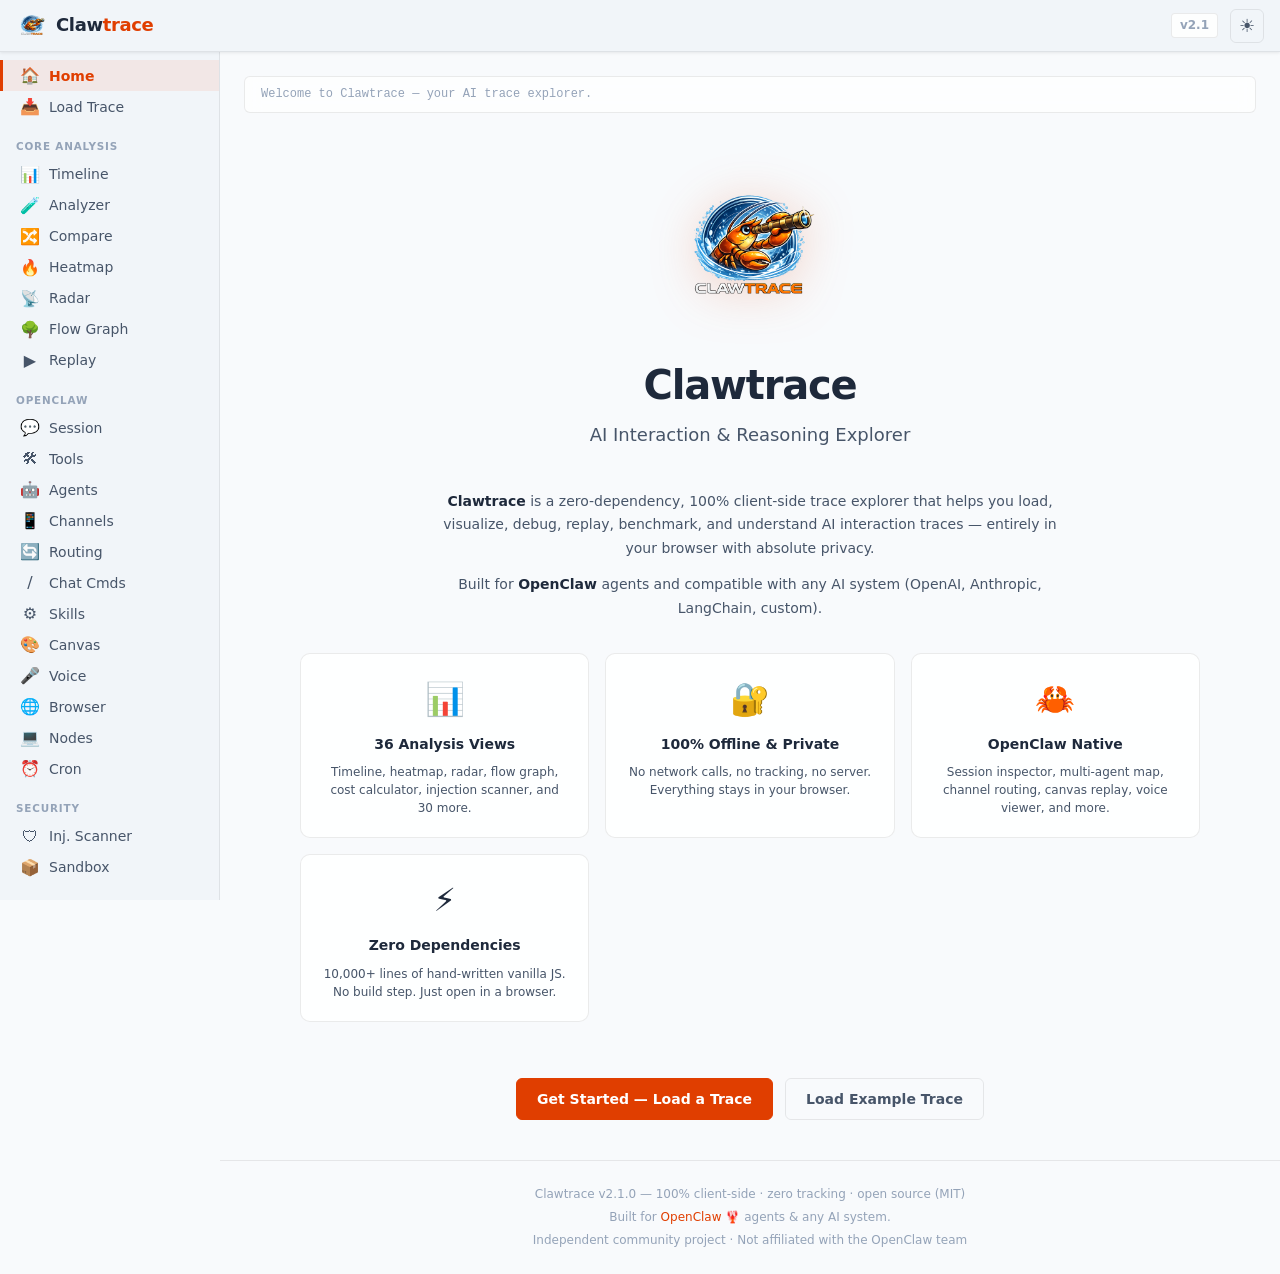
<file: index.html>
<!DOCTYPE html>
<html lang="en">
<head>
    <meta charset="UTF-8">
    <meta name="viewport" content="width=device-width, initial-scale=1.0">
    <meta http-equiv="X-UA-Compatible" content="IE=edge">
    <!--
        Clawtrace — AI Interaction & Reasoning Explorer
        Built for OpenClaw agents and any AI system.
        100% client-side. Zero network calls. Zero tracking.
    -->
    <meta http-equiv="Content-Security-Policy"
          content="default-src 'none';
                   script-src 'self';
                   style-src 'self';
                   img-src 'self' data:;
                   font-src 'self';
                   connect-src 'none';
                   frame-src 'none';
                   object-src 'none';
                   base-uri 'self';
                   form-action 'none';">
    <meta name="referrer" content="no-referrer">
    <title>Clawtrace — AI Interaction &amp; Reasoning Explorer</title>
    <link rel="stylesheet" href="src/css/style.css">
</head>
<body>
    <!-- Skip-to-content link for accessibility -->
    <a href="#main-content" class="skip-link">Skip to main content</a>

    <!-- ===== HEADER BAR ===== -->
    <header class="app-header" role="banner">
        <div class="header-inner">
            <div class="logo-area" aria-label="Clawtrace logo">
                <img src="assets/logo.png" alt="Clawtrace" class="logo-img" width="36" height="36">
                <h1 class="logo-text">Claw<span class="accent">trace</span></h1>
            </div>
            <div class="header-right">
                <span class="header-version">v2.1</span>
                <button id="btn-theme-toggle" class="icon-btn" aria-label="Toggle light/dark theme" title="Toggle theme">
                    <span aria-hidden="true">&#9790;</span>
                </button>
            </div>
        </div>
    </header>

    <!-- ===== APP SHELL: sidebar + content ===== -->
    <div class="app-shell">

        <!-- ===== SIDEBAR NAV ===== -->
        <aside class="sidebar" id="sidebar" role="navigation" aria-label="Module navigation">
            <button id="btn-sidebar-toggle" class="sidebar-toggle" aria-label="Toggle sidebar" title="Toggle sidebar">
                <span aria-hidden="true">&#9776;</span>
            </button>
            <nav class="sidebar-nav">
                <div class="sidebar-group">
                    <button class="sidebar-btn active" data-view="landing" aria-current="page">
                        <span class="sb-icon">&#x1F3E0;</span><span class="sb-label">Home</span>
                    </button>
                    <button class="sidebar-btn" data-view="input">
                        <span class="sb-icon">&#x1F4E5;</span><span class="sb-label">Load Trace</span>
                    </button>
                </div>

                <div class="sidebar-group">
                    <div class="sidebar-group-title">Core Analysis</div>
                    <button class="sidebar-btn" data-view="timeline">
                        <span class="sb-icon">&#x1F4CA;</span><span class="sb-label">Timeline</span>
                    </button>
                    <button class="sidebar-btn" data-view="analyzer">
                        <span class="sb-icon">&#x1F9EA;</span><span class="sb-label">Analyzer</span>
                    </button>
                    <button class="sidebar-btn" data-view="comparison">
                        <span class="sb-icon">&#x1F500;</span><span class="sb-label">Compare</span>
                    </button>
                    <button class="sidebar-btn" data-view="heatmap">
                        <span class="sb-icon">&#x1F525;</span><span class="sb-label">Heatmap</span>
                    </button>
                    <button class="sidebar-btn" data-view="radar">
                        <span class="sb-icon">&#x1F4E1;</span><span class="sb-label">Radar</span>
                    </button>
                    <button class="sidebar-btn" data-view="flowgraph">
                        <span class="sb-icon">&#x1F333;</span><span class="sb-label">Flow Graph</span>
                    </button>
                    <button class="sidebar-btn" data-view="replay">
                        <span class="sb-icon">&#x25B6;</span><span class="sb-label">Replay</span>
                    </button>
                </div>

                <div class="sidebar-group">
                    <div class="sidebar-group-title">OpenClaw</div>
                    <button class="sidebar-btn" data-view="session">
                        <span class="sb-icon">&#x1F4AC;</span><span class="sb-label">Session</span>
                    </button>
                    <button class="sidebar-btn" data-view="toolprofiler">
                        <span class="sb-icon">&#x1F6E0;</span><span class="sb-label">Tools</span>
                    </button>
                    <button class="sidebar-btn" data-view="agentmap">
                        <span class="sb-icon">&#x1F916;</span><span class="sb-label">Agents</span>
                    </button>
                    <button class="sidebar-btn" data-view="channeldiff">
                        <span class="sb-icon">&#x1F4F1;</span><span class="sb-label">Channels</span>
                    </button>
                    <button class="sidebar-btn" data-view="routing">
                        <span class="sb-icon">&#x1F504;</span><span class="sb-label">Routing</span>
                    </button>
                    <button class="sidebar-btn" data-view="chatcmd">
                        <span class="sb-icon">&#x2F;</span><span class="sb-label">Chat Cmds</span>
                    </button>
                    <button class="sidebar-btn" data-view="skillgraph">
                        <span class="sb-icon">&#x2699;</span><span class="sb-label">Skills</span>
                    </button>
                    <button class="sidebar-btn" data-view="canvasreplay">
                        <span class="sb-icon">&#x1F3A8;</span><span class="sb-label">Canvas</span>
                    </button>
                    <button class="sidebar-btn" data-view="voiceview">
                        <span class="sb-icon">&#x1F3A4;</span><span class="sb-label">Voice</span>
                    </button>
                    <button class="sidebar-btn" data-view="browserreplay">
                        <span class="sb-icon">&#x1F310;</span><span class="sb-label">Browser</span>
                    </button>
                    <button class="sidebar-btn" data-view="nodeactivity">
                        <span class="sb-icon">&#x1F4BB;</span><span class="sb-label">Nodes</span>
                    </button>
                    <button class="sidebar-btn" data-view="crontimeline">
                        <span class="sb-icon">&#x23F0;</span><span class="sb-label">Cron</span>
                    </button>
                </div>

                <div class="sidebar-group">
                    <div class="sidebar-group-title">Security</div>
                    <button class="sidebar-btn" data-view="injscan">
                        <span class="sb-icon">&#x1F6E1;</span><span class="sb-label">Inj. Scanner</span>
                    </button>
                    <button class="sidebar-btn" data-view="sandbox">
                        <span class="sb-icon">&#x1F4E6;</span><span class="sb-label">Sandbox</span>
                    </button>
                </div>

                <div class="sidebar-group">
                    <div class="sidebar-group-title">Optimize</div>
                    <button class="sidebar-btn" data-view="costcalc">
                        <span class="sb-icon">&#x1F4B0;</span><span class="sb-label">Cost Calc</span>
                    </button>
                    <button class="sidebar-btn" data-view="benchmark">
                        <span class="sb-icon">&#x1F3C6;</span><span class="sb-label">Benchmark</span>
                    </button>
                    <button class="sidebar-btn" data-view="failover">
                        <span class="sb-icon">&#x1F503;</span><span class="sb-label">Failover</span>
                    </button>
                    <button class="sidebar-btn" data-view="configrec">
                        <span class="sb-icon">&#x1F527;</span><span class="sb-label">Config</span>
                    </button>
                </div>

                <div class="sidebar-group">
                    <div class="sidebar-group-title">v2.1 Features</div>
                    <button class="sidebar-btn" data-view="bookmarks">
                        <span class="sb-icon">&#x2B50;</span><span class="sb-label">Bookmarks</span>
                    </button>
                    <button class="sidebar-btn" data-view="annotations">
                        <span class="sb-icon">&#x1F4DD;</span><span class="sb-label">Annotations</span>
                    </button>
                    <button class="sidebar-btn" data-view="customrules">
                        <span class="sb-icon">&#x1F527;</span><span class="sb-label">Custom Rules</span>
                    </button>
                    <button class="sidebar-btn" data-view="storage">
                        <span class="sb-icon">&#x1F4BE;</span><span class="sb-label">Saved Traces</span>
                    </button>
                    <button class="sidebar-btn" data-view="plugins">
                        <span class="sb-icon">&#x1F9E9;</span><span class="sb-label">Plugins</span>
                    </button>
                    <button class="sidebar-btn" data-view="patterns">
                        <span class="sb-icon">&#x1F3AF;</span><span class="sb-label">Patterns</span>
                    </button>
                </div>

                <div class="sidebar-group">
                    <div class="sidebar-group-title">Export</div>
                    <button class="sidebar-btn" data-view="export">
                        <span class="sb-icon">&#x1F4E4;</span><span class="sb-label">Export</span>
                    </button>
                    <button class="sidebar-btn" data-view="bugreport">
                        <span class="sb-icon">&#x1F41B;</span><span class="sb-label">Bug Report</span>
                    </button>
                    <button class="sidebar-btn" data-view="traceissue">
                        <span class="sb-icon">&#x1F4DD;</span><span class="sb-label">Issue</span>
                    </button>
                    <button class="sidebar-btn" data-view="traceshare">
                        <span class="sb-icon">&#x1F510;</span><span class="sb-label">Anonymize</span>
                    </button>
                </div>
            </nav>
        </aside>

        <!-- ===== MAIN CONTENT ===== -->
        <main id="main-content" class="app-main" role="main">

            <!-- STATUS BAR -->
            <div class="status-bar" role="status" aria-live="polite">
                <span id="status-message">Ready &mdash; Load an AI interaction trace to begin.</span>
            </div>

            <!-- ===== LANDING VIEW ===== -->
            <section id="view-landing" class="view active" aria-labelledby="landing-heading">
                <div class="landing-hero">
                    <img src="assets/logo.png" alt="Clawtrace" class="landing-logo">
                    <h2 id="landing-heading" class="landing-title">Claw<span class="accent">trace</span></h2>
                    <p class="landing-subtitle">AI Interaction &amp; Reasoning Explorer</p>
                </div>
                <div class="landing-desc">
                    <p>
                        <strong>Clawtrace</strong> is a zero-dependency, 100% client-side trace explorer that helps you
                        load, visualize, debug, replay, benchmark, and understand AI interaction traces &mdash; entirely
                        in your browser with absolute privacy.
                    </p>
                    <p>
                        Built for <strong>OpenClaw</strong> agents and compatible with any AI system (OpenAI, Anthropic, LangChain, custom).
                    </p>
                </div>
                <div class="landing-features">
                    <div class="landing-feature-card">
                        <span class="lf-icon">&#x1F4CA;</span>
                        <h3>36 Analysis Views</h3>
                        <p>Timeline, heatmap, radar, flow graph, cost calculator, injection scanner, and 30 more.</p>
                    </div>
                    <div class="landing-feature-card">
                        <span class="lf-icon">&#x1F510;</span>
                        <h3>100% Offline &amp; Private</h3>
                        <p>No network calls, no tracking, no server. Everything stays in your browser.</p>
                    </div>
                    <div class="landing-feature-card">
                        <span class="lf-icon">&#x1F980;</span>
                        <h3>OpenClaw Native</h3>
                        <p>Session inspector, multi-agent map, channel routing, canvas replay, voice viewer, and more.</p>
                    </div>
                    <div class="landing-feature-card">
                        <span class="lf-icon">&#x26A1;</span>
                        <h3>Zero Dependencies</h3>
                        <p>10,000+ lines of hand-written vanilla JS. No build step. Just open in a browser.</p>
                    </div>
                </div>
                <div class="landing-actions">
                    <button class="btn btn-primary btn-lg" id="btn-get-started">Get Started &mdash; Load a Trace</button>
                    <button class="btn btn-ghost btn-lg" id="btn-load-example-landing">Load Example Trace</button>
                </div>
            </section>

            <!-- ===== INPUT VIEW ===== -->
            <section id="view-input" class="view" aria-labelledby="input-heading" hidden>
                <h2 id="input-heading" class="view-title">Load Trace Data</h2>
                <p class="view-desc">Drag &amp; drop a file, paste text, or use the file picker. Supports JSON, TXT, and YAML-like formats.</p>

                <div class="input-grid">
                    <!-- Drop Zone -->
                    <div id="drop-zone" class="drop-zone" role="region" aria-label="File drop zone" tabindex="0">
                        <div class="drop-zone-inner">
                            <span class="drop-icon" aria-hidden="true">&#128206;</span>
                            <p class="drop-text">Drag &amp; drop file here</p>
                            <p class="drop-subtext">or</p>
                            <label class="file-picker-label">
                                <input type="file" id="file-input" accept=".json,.txt,.yaml,.yml,.md" aria-label="Choose file">
                                <span class="file-picker-btn">Choose File</span>
                            </label>
                        </div>
                    </div>

                    <!-- Paste Area -->
                    <div class="paste-section">
                        <label for="paste-area" class="paste-label">Or paste trace data below:</label>
                        <textarea id="paste-area" class="paste-area" rows="14"
                                  placeholder='Paste JSON, TXT, or YAML-like trace data here...'
                                  maxlength="5242880"
                                  aria-describedby="paste-hint"></textarea>
                        <span id="paste-hint" class="hint-text">Max 5 MB. All processing happens locally in your browser.</span>
                    </div>
                </div>

                <div id="wasm-progress-container" hidden></div>

                <div class="input-actions">
                    <button id="btn-parse" class="btn btn-primary" disabled>Parse &amp; Analyze</button>
                    <button id="btn-clear-input" class="btn btn-ghost">Clear</button>
                    <button id="btn-load-example" class="btn btn-ghost">Load Example</button>
                </div>

                <!-- Validation Feedback -->
                <div id="input-feedback" class="feedback-panel" role="alert" aria-live="assertive" hidden></div>
            </section>

            <!-- ===== TIMELINE VIEW ===== -->
            <section id="view-timeline" class="view" aria-labelledby="timeline-heading" hidden>
                <h2 id="timeline-heading" class="view-title">Interaction Timeline</h2>
                <div class="timeline-controls">
                    <button id="btn-expand-all" class="btn btn-sm">Expand All</button>
                    <button id="btn-collapse-all" class="btn btn-sm">Collapse All</button>
                    <label class="filter-label">
                        Filter:
                        <select id="timeline-filter" class="select-sm" aria-label="Filter timeline steps">
                            <option value="all">All Steps</option>
                            <option value="tool_call">Tool Calls</option>
                            <option value="reasoning">Reasoning</option>
                            <option value="error">Errors</option>
                            <option value="user">User Messages</option>
                            <option value="assistant">Assistant Messages</option>
                        </select>
                    </label>
                    <div class="search-bar" role="search" aria-label="Search timeline">
                        <button id="btn-search-prev" class="btn btn-sm" aria-label="Previous match" title="Previous match (Shift+Enter)">&#x25B2;</button>
                        <input type="search" id="timeline-search" class="search-input" placeholder="Search steps..." aria-label="Search timeline steps" maxlength="200">
                        <button id="btn-search-next" class="btn btn-sm" aria-label="Next match" title="Next match (Enter)">&#x25BC;</button>
                        <span id="search-match-count" class="search-match-count" aria-live="polite"></span>
                    </div>
                </div>
                <div id="timeline-container" class="timeline-container" role="list" aria-label="Timeline steps"></div>
            </section>

            <!-- ===== ANALYZER VIEW ===== -->
            <section id="view-analyzer" class="view" aria-labelledby="analyzer-heading" hidden>
                <h2 id="analyzer-heading" class="view-title">Reasoning Analyzer</h2>
                <div class="analyzer-grid">
                    <div class="analyzer-card" aria-labelledby="risk-meter-label">
                        <h3 id="risk-meter-label" class="card-title">Risk Assessment</h3>
                        <div id="risk-meter" class="risk-meter">
                            <div class="meter-track"><div id="meter-fill" class="meter-fill" role="progressbar" aria-valuenow="0" aria-valuemin="0" aria-valuemax="100"></div></div>
                            <span id="risk-score-text" class="meter-label">&mdash;</span>
                        </div>
                    </div>
                    <div class="analyzer-card" aria-labelledby="confidence-label">
                        <h3 id="confidence-label" class="card-title">Confidence Score</h3>
                        <div id="confidence-display" class="confidence-display">
                            <span class="confidence-value" id="confidence-value">&mdash;</span>
                            <span class="confidence-unit">/ 100</span>
                        </div>
                    </div>
                    <div class="analyzer-card" aria-labelledby="stats-label">
                        <h3 id="stats-label" class="card-title">Trace Statistics</h3>
                        <dl id="stats-list" class="stats-list">
                            <dt>Total Steps</dt><dd id="stat-total">&mdash;</dd>
                            <dt>Tool Calls</dt><dd id="stat-tools">&mdash;</dd>
                            <dt>Errors</dt><dd id="stat-errors">&mdash;</dd>
                            <dt>Tokens (est.)</dt><dd id="stat-tokens">&mdash;</dd>
                        </dl>
                    </div>
                </div>
                <div class="analyzer-card full-width" aria-labelledby="warnings-label">
                    <h3 id="warnings-label" class="card-title">Warning Flags</h3>
                    <div id="warnings-container" class="warnings-container" role="list" aria-label="Analysis warnings"><p class="no-data">No data loaded.</p></div>
                </div>
                <div class="analyzer-card full-width" aria-labelledby="findings-label">
                    <h3 id="findings-label" class="card-title">Detailed Findings</h3>
                    <div id="findings-container" class="findings-container" role="list" aria-label="Detailed findings"><p class="no-data">No data loaded.</p></div>
                </div>
            </section>

            <!-- ===== COMPARISON VIEW ===== -->
            <section id="view-comparison" class="view" aria-labelledby="comparison-heading" hidden>
                <h2 id="comparison-heading" class="view-title">Comparison Mode</h2>
                <p class="view-desc">Compare two traces side by side with diff highlighting.</p>
                <div class="comparison-controls">
                    <div class="comparison-slot"><h3>Trace A</h3><textarea id="compare-a" class="compare-input" rows="8" maxlength="5242880" placeholder="Paste or load Trace A..." aria-label="Trace A input"></textarea><label class="file-picker-label inline"><input type="file" class="compare-file" data-slot="a" accept=".json,.txt,.yaml,.yml" aria-label="Upload Trace A"><span class="file-picker-btn btn-sm">Upload A</span></label></div>
                    <div class="comparison-slot"><h3>Trace B</h3><textarea id="compare-b" class="compare-input" rows="8" maxlength="5242880" placeholder="Paste or load Trace B..." aria-label="Trace B input"></textarea><label class="file-picker-label inline"><input type="file" class="compare-file" data-slot="b" accept=".json,.txt,.yaml,.yml" aria-label="Upload Trace B"><span class="file-picker-btn btn-sm">Upload B</span></label></div>
                </div>
                <div class="input-actions"><button id="btn-compare" class="btn btn-primary">Compare Traces</button></div>
                <div id="comparison-output" class="comparison-output" role="region" aria-label="Comparison results" hidden></div>
            </section>

            <!-- ===== EXPORT VIEW ===== -->
            <section id="view-export" class="view" aria-labelledby="export-heading" hidden>
                <h2 id="export-heading" class="view-title">Export &amp; Share</h2>
                <div class="export-grid">
                    <div class="export-card"><h3>Export Formats</h3><div class="export-buttons"><button id="btn-export-json" class="btn btn-primary" disabled>Export JSON</button><button id="btn-export-md" class="btn btn-primary" disabled>Export Markdown</button><button id="btn-export-html" class="btn btn-primary" disabled>Export HTML</button></div></div>
                    <div class="export-card"><h3>Share via URL</h3><p class="hint-text">Generates an encoded URL containing the trace data. No server involved &mdash; data is embedded in the URL fragment.</p><button id="btn-share" class="btn btn-primary" disabled>Generate Share URL</button><div id="share-output" class="share-output" hidden><input type="text" id="share-url" class="share-url-input" readonly aria-label="Share URL"><button id="btn-copy-share" class="btn btn-sm">Copy</button></div><p id="share-warning" class="warning-text" hidden></p></div>
                </div>
            </section>

            <!-- ===== SINGLE-CONTAINER VIEWS ===== -->
            <section id="view-replay" class="view" aria-labelledby="replay-heading" hidden><h2 id="replay-heading" class="view-title">Trace Replay</h2><p class="view-desc">Watch the AI trace unfold step by step with animated playback.</p><div id="replay-container" role="region" aria-label="Trace replay"></div></section>
            <section id="view-heatmap" class="view" aria-labelledby="heatmap-heading" hidden><h2 id="heatmap-heading" class="view-title">Hallucination Heatmap</h2><p class="view-desc">Visual X-ray of AI reliability. Highlights hallucination, uncertainty, and contradiction signals by severity.</p><div id="heatmap-container" role="region" aria-label="Hallucination heatmap"></div></section>
            <section id="view-radar" class="view" aria-labelledby="radar-heading" hidden><h2 id="radar-heading" class="view-title">AI Behavior Radar</h2><p class="view-desc">Behavioral fingerprint: Verbosity, Confidence, Tool Reliance, Repetitiveness, Hedging, Error Rate.</p><div id="radar-container" role="region" aria-label="Behavior radar chart"></div></section>
            <section id="view-costcalc" class="view" aria-labelledby="costcalc-heading" hidden><h2 id="costcalc-heading" class="view-title">Token Cost Calculator</h2><p class="view-desc">Estimate costs across 20+ AI models. Auto-detects model from metadata.</p><div id="costcalc-container" role="region" aria-label="Token cost calculator"></div></section>
            <section id="view-bugreport" class="view" aria-labelledby="bugreport-heading" hidden><h2 id="bugreport-heading" class="view-title">Bug Report Generator</h2><p class="view-desc">Generate formatted bug reports. One click, clipboard, paste into GitHub Issues or Jira.</p><div id="bugreport-container" role="region" aria-label="Bug report generator"></div></section>
            <section id="view-flowgraph" class="view" aria-labelledby="flowgraph-heading" hidden><h2 id="flowgraph-heading" class="view-title">Reasoning Flow Graph</h2><p class="view-desc">Interactive node graph of the AI decision chain. Zoom and pan to explore.</p><div id="flowgraph-container" role="region" aria-label="Reasoning flow graph"></div></section>
            <section id="view-session" class="view" aria-labelledby="session-heading" hidden><h2 id="session-heading" class="view-title">Gateway Session Inspector</h2><p class="view-desc">Session metadata, context window usage, and pruning recommendations.</p><div id="session-container" role="region" aria-label="Session inspector"></div></section>
            <section id="view-toolprofiler" class="view" aria-labelledby="toolprofiler-heading" hidden><h2 id="toolprofiler-heading" class="view-title">Tool Call Profiler</h2><p class="view-desc">Categorized analysis: execution, filesystem, browser, canvas, automation, multi-agent, device.</p><div id="toolprofiler-container" role="region" aria-label="Tool profiler"></div></section>
            <section id="view-agentmap" class="view" aria-labelledby="agentmap-heading" hidden><h2 id="agentmap-heading" class="view-title">Agent-to-Agent Flow Map</h2><p class="view-desc">Multi-agent orchestration: sessions_send, sessions_list, sessions_history, sessions_spawn.</p><div id="agentmap-container" role="region" aria-label="Agent flow map"></div></section>
            <section id="view-channeldiff" class="view" aria-labelledby="channeldiff-heading" hidden><h2 id="channeldiff-heading" class="view-title">Multi-Channel Trace Diff</h2><p class="view-desc">Analyze response adaptation across WhatsApp, Telegram, Discord, Slack, Signal, and more.</p><div id="channeldiff-container" role="region" aria-label="Channel diff"></div></section>
            <section id="view-routing" class="view" aria-labelledby="routing-heading" hidden><h2 id="routing-heading" class="view-title">Channel Routing Visualizer</h2><p class="view-desc">Message routing flow: Channels &rarr; Gateway &rarr; Agent &rarr; Tools.</p><div id="routing-container" role="region" aria-label="Routing visualizer"></div></section>
            <section id="view-chatcmd" class="view" aria-labelledby="chatcmd-heading" hidden><h2 id="chatcmd-heading" class="view-title">Chat Command Analyzer</h2><p class="view-desc">Detect /status, /new, /compact, /think, /verbose, /usage, and more.</p><div id="chatcmd-container" role="region" aria-label="Chat command analyzer"></div></section>
            <section id="view-skillgraph" class="view" aria-labelledby="skillgraph-heading" hidden><h2 id="skillgraph-heading" class="view-title">Skill Dependency Graph</h2><p class="view-desc">Skill-to-tool dependency mapping. Detect builtin and custom skills.</p><div id="skillgraph-container" role="region" aria-label="Skill dependency graph"></div></section>
            <section id="view-canvasreplay" class="view" aria-labelledby="canvasreplay-heading" hidden><h2 id="canvasreplay-heading" class="view-title">Canvas / A2UI Replay</h2><p class="view-desc">Step through canvas.push, canvas.reset, canvas.eval, canvas.snapshot operations.</p><div id="canvasreplay-container" role="region" aria-label="Canvas replay"></div></section>
            <section id="view-voiceview" class="view" aria-labelledby="voiceview-heading" hidden><h2 id="voiceview-heading" class="view-title">Voice Interaction Viewer</h2><p class="view-desc">Voice Wake &amp; Talk Mode: STT transcription, TTS synthesis, voice pipeline.</p><div id="voiceview-container" role="region" aria-label="Voice viewer"></div></section>
            <section id="view-browserreplay" class="view" aria-labelledby="browserreplay-heading" hidden><h2 id="browserreplay-heading" class="view-title">Browser Session Replay</h2><p class="view-desc">Replay navigate, snapshot, click, type, scroll actions. Track URL history.</p><div id="browserreplay-container" role="region" aria-label="Browser replay"></div></section>
            <section id="view-nodeactivity" class="view" aria-labelledby="nodeactivity-heading" hidden><h2 id="nodeactivity-heading" class="view-title">Node Activity Dashboard</h2><p class="view-desc">Track macOS, iOS, Android nodes: location, camera, screen recording, system actions.</p><div id="nodeactivity-container" role="region" aria-label="Node activity"></div></section>
            <section id="view-crontimeline" class="view" aria-labelledby="crontimeline-heading" hidden><h2 id="crontimeline-heading" class="view-title">Cron &amp; Automation Timeline</h2><p class="view-desc">Scheduled tasks: cron.create, webhooks, Gmail triggers, timed automation.</p><div id="crontimeline-container" role="region" aria-label="Cron timeline"></div></section>
            <section id="view-injscan" class="view" aria-labelledby="injscan-heading" hidden><h2 id="injscan-heading" class="view-title">Prompt Injection Scanner</h2><p class="view-desc">Scan for 23+ injection patterns. Critical, high, medium, low severity.</p><div id="injscan-container" role="region" aria-label="Injection scanner"></div></section>
            <section id="view-sandbox" class="view" aria-labelledby="sandbox-heading" hidden><h2 id="sandbox-heading" class="view-title">Sandbox Boundary Inspector</h2><p class="view-desc">Classify sandbox-allowed vs sandbox-denied. Visual host/sandbox boundary map.</p><div id="sandbox-container" role="region" aria-label="Sandbox inspector"></div></section>
            <section id="view-benchmark" class="view" aria-labelledby="benchmark-heading" hidden><h2 id="benchmark-heading" class="view-title">Performance Benchmark</h2><p class="view-desc">Efficiency scores, token usage, error rates, and optimization tips.</p><div id="benchmark-container" role="region" aria-label="Benchmark"></div></section>
            <section id="view-failover" class="view" aria-labelledby="failover-heading" hidden><h2 id="failover-heading" class="view-title">Model Failover Analyzer</h2><p class="view-desc">Track model switches, rate-limit retries, and failover events.</p><div id="failover-container" role="region" aria-label="Failover analyzer"></div></section>
            <section id="view-configrec" class="view" aria-labelledby="configrec-heading" hidden><h2 id="configrec-heading" class="view-title">Config Recommendation Engine</h2><p class="view-desc">Generate openclaw.json configuration suggestions from trace analysis.</p><div id="configrec-container" role="region" aria-label="Config recommendations"></div></section>
            <section id="view-traceissue" class="view" aria-labelledby="traceissue-heading" hidden><h2 id="traceissue-heading" class="view-title">Trace-to-Issue Pipeline</h2><p class="view-desc">Generate GitHub-ready issue templates with steps to reproduce.</p><div id="traceissue-container" role="region" aria-label="Trace issue generator"></div></section>
            <section id="view-traceshare" class="view" aria-labelledby="traceshare-heading" hidden><h2 id="traceshare-heading" class="view-title">Anonymized Trace Export</h2><p class="view-desc">Detect PII (emails, IPs, API keys) and export a redacted copy.</p><div id="traceshare-container" role="region" aria-label="Trace anonymizer"></div></section>

            <!-- ===== v2.1 VIEWS ===== -->
            <section id="view-bookmarks" class="view" aria-labelledby="bookmarks-heading" hidden>
                <h2 id="bookmarks-heading" class="view-title">&#x2B50; Bookmarks</h2>
                <p class="view-desc">Bookmark important steps and jump back to them anytime. Persisted across sessions.</p>
                <div id="bookmarks-container" role="region" aria-label="Bookmarked steps"></div>
            </section>

            <section id="view-annotations" class="view" aria-labelledby="annotations-heading" hidden>
                <h2 id="annotations-heading" class="view-title">&#x1F4DD; Annotations</h2>
                <p class="view-desc">Add private notes to individual trace steps. Stored locally in your browser.</p>
                <div id="annotations-container" role="region" aria-label="Step annotations"></div>
            </section>

            <section id="view-customrules" class="view" aria-labelledby="customrules-heading" hidden>
                <h2 id="customrules-heading" class="view-title">&#x1F527; Custom Analysis Rules</h2>
                <p class="view-desc">Define your own regex-based detection rules and run them against any trace.</p>
                <div id="customrules-container" role="region" aria-label="Custom rules"></div>
            </section>

            <section id="view-storage" class="view" aria-labelledby="storage-heading" hidden>
                <h2 id="storage-heading" class="view-title">&#x1F4BE; Saved Traces</h2>
                <p class="view-desc">Opt-in local trace library. Save, label and reload traces with IndexedDB — entirely in your browser.</p>
                <div id="storage-container" role="region" aria-label="Saved traces"></div>
            </section>

            <section id="view-plugins" class="view" aria-labelledby="plugins-heading" hidden>
                <h2 id="plugins-heading" class="view-title">&#x1F9E9; Plugin Manager</h2>
                <p class="view-desc">Manage built-in plugins and register custom analyzers via the console API.</p>
                <div id="plugins-container" role="region" aria-label="Plugin manager"></div>
            </section>

            <section id="view-patterns" class="view" aria-labelledby="patterns-heading" hidden>
                <h2 id="patterns-heading" class="view-title">&#x1F3AF; Community Pattern Library</h2>
                <p class="view-desc">22 curated detection patterns across LLM Behavior, Security, Performance, Quality, and OpenClaw.</p>
                <div id="patterns-container" role="region" aria-label="Pattern library"></div>
            </section>

        </main>
    </div>

    <!-- ===== FOOTER ===== -->
    <footer class="app-footer" role="contentinfo">
        <p>Clawtrace v2.1.0 &mdash; 100% client-side &middot; zero tracking &middot; open source (MIT)</p>
        <p class="footer-sub">Built for <a href="https://openclaw.ai/" target="_blank" rel="noopener">OpenClaw</a> &#x1F99E; agents &amp; any AI system.</p>
        <p class="footer-sub" style="opacity:0.6;font-size:0.7rem;">Independent community project &middot; Not affiliated with the OpenClaw team</p>
    </footer>

    <!-- ===== SCRIPTS (deferred, no inline JS) ===== -->
    <script src="src/js/sanitizer.js" defer></script>
    <script src="src/js/parser.js" defer></script>
    <script src="src/js/timeline.js" defer></script>
    <script src="src/js/analyzer.js" defer></script>
    <script src="src/js/comparison.js" defer></script>
    <script src="src/js/export.js" defer></script>
    <script src="src/js/share.js" defer></script>
    <script src="src/js/replay.js" defer></script>
    <script src="src/js/heatmap.js" defer></script>
    <script src="src/js/radar.js" defer></script>
    <script src="src/js/costcalc.js" defer></script>
    <script src="src/js/bugreport.js" defer></script>
    <script src="src/js/flowgraph.js" defer></script>
    <script src="src/js/session.js" defer></script>
    <script src="src/js/toolprofiler.js" defer></script>
    <script src="src/js/agentmap.js" defer></script>
    <script src="src/js/channeldiff.js" defer></script>
    <script src="src/js/routing.js" defer></script>
    <script src="src/js/chatcmd.js" defer></script>
    <script src="src/js/skillgraph.js" defer></script>
    <script src="src/js/canvasreplay.js" defer></script>
    <script src="src/js/voiceview.js" defer></script>
    <script src="src/js/browserreplay.js" defer></script>
    <script src="src/js/nodeactivity.js" defer></script>
    <script src="src/js/crontimeline.js" defer></script>
    <script src="src/js/injscan.js" defer></script>
    <script src="src/js/sandbox.js" defer></script>
    <script src="src/js/benchmark.js" defer></script>
    <script src="src/js/failover.js" defer></script>
    <script src="src/js/configrec.js" defer></script>
    <script src="src/js/traceissue.js" defer></script>
    <script src="src/js/traceshare.js" defer></script>
    <script src="src/js/otlp.js" defer></script>
    <script src="src/js/search.js" defer></script>
    <script src="src/js/shortcuts.js" defer></script>
    <script src="src/js/bookmarks.js" defer></script>
    <script src="src/js/annotations.js" defer></script>
    <script src="src/js/customrules.js" defer></script>
    <script src="src/js/storage.js" defer></script>
    <script src="src/js/wasmparser.js" defer></script>
    <script src="src/js/plugins.js" defer></script>
    <script src="src/js/patterns.js" defer></script>
    <script src="src/js/app.js" defer></script>
</body>
</html>
</file>
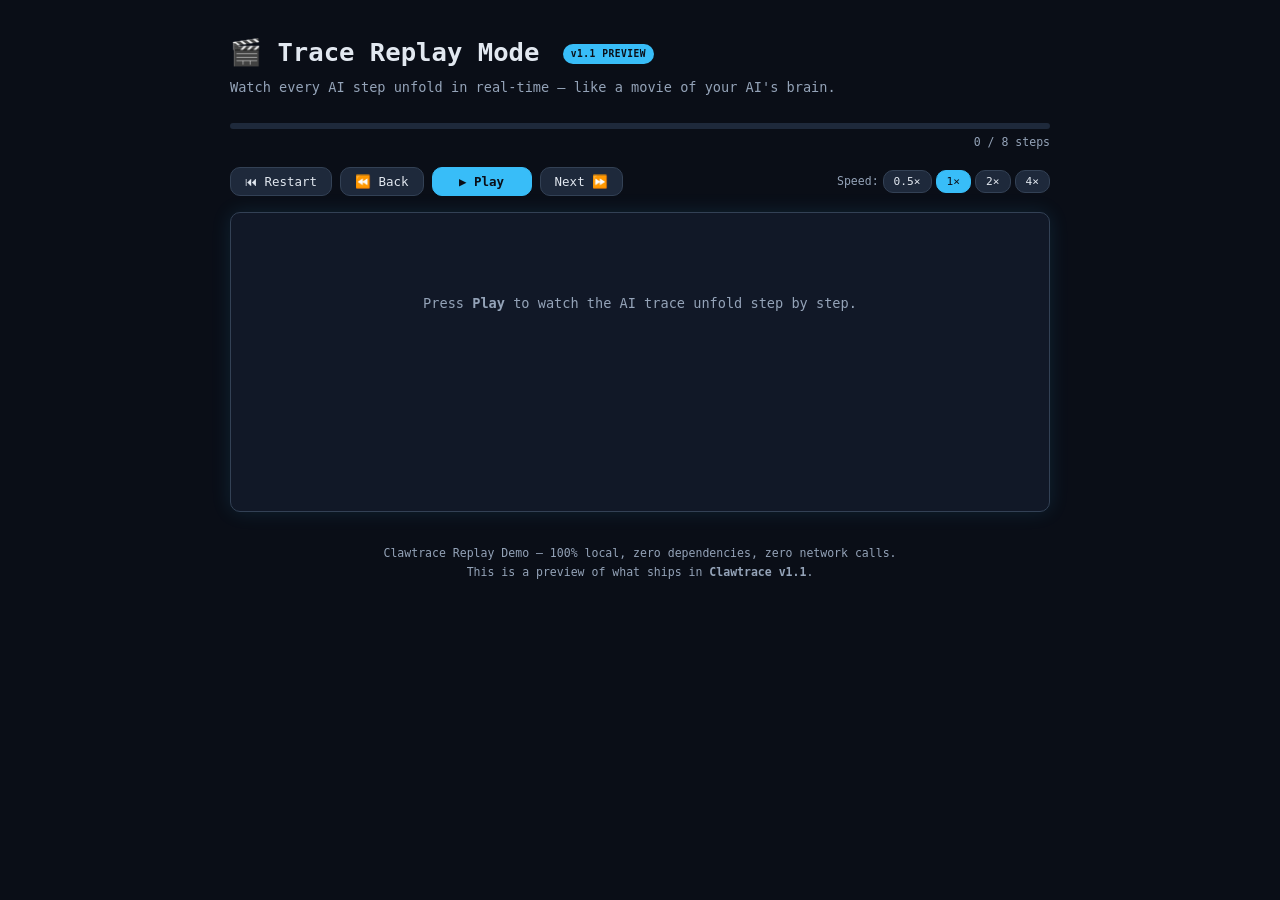
<file: demo-replay.html>
<!DOCTYPE html>
<html lang="en">
<head>
<meta charset="UTF-8">
<meta name="viewport" content="width=device-width, initial-scale=1.0">
<meta http-equiv="Content-Security-Policy" content="default-src 'none'; script-src 'unsafe-inline'; style-src 'unsafe-inline'; img-src 'self' data:; font-src 'self'; connect-src 'none'; frame-src 'none'; object-src 'none'; base-uri 'self'; form-action 'none';">
<title>Clawtrace — Trace Replay Mode Preview</title>
<style>
/* ── Base ────────────────────────────────────────── */
*,*::before,*::after{box-sizing:border-box;margin:0;padding:0}
:root{
  --bg:#0a0e17;--surface:#111827;--surface2:#1e293b;--border:#334155;
  --text:#e2e8f0;--muted:#94a3b8;--accent:#38bdf8;--accent2:#818cf8;
  --green:#22c55e;--red:#ef4444;--amber:#f59e0b;--purple:#a78bfa;
  --radius:10px;--glow:0 0 20px rgba(56,189,248,.12);
}
body{background:var(--bg);color:var(--text);font-family:'SF Mono','Fira Code','Cascadia Code',monospace;line-height:1.6;min-height:100vh;display:flex;flex-direction:column;align-items:center;padding:32px 16px}
a{color:var(--accent)}
h1{font-size:1.6rem;margin-bottom:4px}
.subtitle{color:var(--muted);font-size:.85rem;margin-bottom:24px}
.badge{display:inline-block;background:var(--accent);color:var(--bg);font-weight:700;font-size:.6rem;padding:2px 8px;border-radius:100px;vertical-align:middle;margin-left:8px;letter-spacing:.5px}

/* ── Wrapper ─────────────────────────────────────── */
.demo-wrap{width:100%;max-width:820px}

/* ── Progress ────────────────────────────────────── */
.replay-progress-wrap{margin-bottom:16px}
.replay-progress-bar{height:6px;background:var(--surface2);border-radius:3px;overflow:hidden;position:relative}
.replay-progress-fill{height:100%;width:0%;background:linear-gradient(90deg,var(--accent),var(--accent2));border-radius:3px;transition:width .3s ease}
.replay-progress-text{display:block;text-align:right;font-size:.72rem;color:var(--muted);margin-top:4px}

/* ── Controls ────────────────────────────────────── */
.replay-controls{display:flex;align-items:center;gap:8px;flex-wrap:wrap;margin-bottom:16px}
.btn{padding:6px 14px;font-size:.78rem;font-family:inherit;background:var(--surface2);color:var(--text);border:1px solid var(--border);border-radius:var(--radius);cursor:pointer;transition:background .15s,border-color .15s}
.btn:hover{background:var(--surface);border-color:var(--accent)}
.btn-primary{background:var(--accent);color:var(--bg);border-color:var(--accent);font-weight:700}
.btn-primary:hover{background:#7dd3fc}
.replay-play-btn{min-width:100px}
.replay-speed-group{display:flex;align-items:center;gap:4px;margin-left:auto}
.replay-speed-label{font-size:.72rem;color:var(--muted)}
.replay-speed-btn{padding:4px 10px;font-size:.7rem}
.replay-speed-btn.active{background:var(--accent);color:var(--bg);border-color:var(--accent)}

/* ── Stage ───────────────────────────────────────── */
.replay-stage{background:var(--surface);border:1px solid var(--border);border-radius:var(--radius);padding:20px;min-height:300px;max-height:520px;overflow-y:auto;box-shadow:var(--glow);position:relative}
.replay-empty{color:var(--muted);text-align:center;padding:60px 20px;font-size:.85rem}

.replay-step{opacity:0;transform:translateY(12px);animation:stepIn .35s ease forwards;margin-bottom:16px;background:var(--surface2);border:1px solid var(--border);border-radius:var(--radius);padding:14px 16px;position:relative}
@keyframes stepIn{to{opacity:1;transform:translateY(0)}}

.replay-step-header{display:flex;align-items:center;gap:10px;margin-bottom:8px}
.replay-pulse{width:10px;height:10px;border-radius:50%;flex-shrink:0;animation:pulse 1.5s infinite}
@keyframes pulse{0%,100%{opacity:1;transform:scale(1)}50%{opacity:.5;transform:scale(1.4)}}
.replay-pulse-user{background:var(--accent)}
.replay-pulse-assistant{background:var(--green)}
.replay-pulse-tool_call{background:var(--amber)}
.replay-pulse-error{background:var(--red)}
.replay-pulse-system{background:var(--purple)}
.replay-pulse-reasoning{background:var(--accent2)}

.replay-step-num{font-size:.68rem;color:var(--muted);font-weight:600}
.replay-step-badge{display:inline-block;padding:2px 8px;font-size:.62rem;font-weight:700;text-transform:uppercase;border-radius:4px;letter-spacing:.5px;color:#fff}
.replay-badge-user{background:#0369a1}
.replay-badge-assistant{background:#15803d}
.replay-badge-tool_call{background:#b45309}
.replay-badge-error{background:#dc2626}
.replay-badge-system{background:#7c3aed}
.replay-badge-reasoning{background:#4f46e5}

.replay-step-content{font-size:.82rem;color:var(--text);white-space:pre-wrap;word-break:break-word;line-height:1.7}
.replay-typing-cursor{display:inline-block;width:7px;height:1em;background:var(--accent);animation:blink .7s step-end infinite;vertical-align:text-bottom;margin-left:2px}
@keyframes blink{50%{opacity:0}}

.replay-step.error-flash{animation:stepIn .35s ease forwards,errorFlash .6s ease}
@keyframes errorFlash{0%{box-shadow:0 0 0 0 rgba(239,68,68,.5)}50%{box-shadow:0 0 20px 4px rgba(239,68,68,.3)}100%{box-shadow:none}}

.replay-counter{text-align:center;margin-top:12px;font-size:.72rem;color:var(--muted)}

/* ── Footer ──────────────────────────────────────── */
.demo-footer{text-align:center;margin-top:32px;font-size:.72rem;color:var(--muted)}
</style>
</head>
<body>

<div class="demo-wrap">
  <h1>🎬 Trace Replay Mode <span class="badge">v1.1 PREVIEW</span></h1>
  <p class="subtitle">Watch every AI step unfold in real-time — like a movie of your AI's brain.</p>

  <!-- Progress -->
  <div class="replay-progress-wrap">
    <div class="replay-progress-bar"><div class="replay-progress-fill" id="progress-fill"></div></div>
    <span class="replay-progress-text" id="progress-text">0 / 8 steps</span>
  </div>

  <!-- Controls -->
  <div class="replay-controls">
    <button class="btn" id="btn-restart">⏮ Restart</button>
    <button class="btn" id="btn-back">⏪ Back</button>
    <button class="btn btn-primary replay-play-btn" id="btn-play">▶ Play</button>
    <button class="btn" id="btn-forward">Next ⏩</button>
    <div class="replay-speed-group">
      <span class="replay-speed-label">Speed:</span>
      <button class="btn replay-speed-btn" data-speed="0.5">0.5×</button>
      <button class="btn replay-speed-btn active" data-speed="1">1×</button>
      <button class="btn replay-speed-btn" data-speed="2">2×</button>
      <button class="btn replay-speed-btn" data-speed="4">4×</button>
    </div>
  </div>

  <!-- Stage -->
  <div class="replay-stage" id="stage">
    <div class="replay-empty">Press <strong>Play</strong> to watch the AI trace unfold step by step.</div>
  </div>
  <div class="replay-counter" id="counter"></div>

  <p class="demo-footer">Clawtrace Replay Demo — 100% local, zero dependencies, zero network calls.<br>This is a preview of what ships in <strong>Clawtrace v1.1</strong>.</p>
</div>

<script>
(function() {
  'use strict';

  /* ── Sample Trace Data ──────────────────── */
  var TRACE = [
    { type: 'user', content: 'Can you help me find the top 3 most popular open-source AI frameworks and compare their GitHub stars, primary language, and license?' },
    { type: 'reasoning', content: 'The user wants a comparison of top open-source AI frameworks. I should consider: TensorFlow, PyTorch, Hugging Face Transformers, LangChain, scikit-learn. Let me check my knowledge for current GitHub star counts and metadata. I\'ll focus on the most relevant ones as of early 2025.' },
    { type: 'tool_call', content: 'search_github_repos(query="AI machine learning framework", sort="stars", limit=10)\n→ Results: pytorch/pytorch (82k★), tensorflow/tensorflow (186k★), huggingface/transformers (136k★), scikit-learn/scikit-learn (60k★), langchain-ai/langchain (98k★)' },
    { type: 'reasoning', content: 'Got the results. Top 3 by stars: TensorFlow (186k), Hugging Face Transformers (136k), LangChain (98k). Wait — I should double-check. Actually, PyTorch might be higher now... Let me reconsider. The user asked for "most popular" which I\'ll interpret as highest GitHub stars. Going with TensorFlow, Transformers, and LangChain.' },
    { type: 'assistant', content: 'Here are the top 3 most popular open-source AI frameworks by GitHub stars:\n\n| Framework | GitHub Stars | Primary Language | License |\n|-----------|-------------|-----------------|----------|\n| TensorFlow | ~186k ★ | Python / C++ | Apache 2.0 |\n| Hugging Face Transformers | ~136k ★ | Python | Apache 2.0 |\n| LangChain | ~98k ★ | Python / TypeScript | MIT |\n\n**Key takeaways:**\n- TensorFlow remains the most starred, largely due to its long history and Google backing.\n- Hugging Face Transformers has surged thanks to the LLM boom.\n- LangChain is the newest entrant, growing rapidly in the AI agent ecosystem.' },
    { type: 'user', content: 'Interesting! Now can you check if any of them have had a major security vulnerability in the last year? And which one has the most active contributor community?' },
    { type: 'tool_call', content: 'search_cve_database(software=["tensorflow","transformers","langchain"], date_range="2024-2025")\n→ TensorFlow: CVE-2024-3660 (critical, TFLite model parsing), patched in 2.16.1\n→ Transformers: No critical CVEs found\n→ LangChain: CVE-2024-46946 (high, prompt injection in SQL chain), patched in 0.2.12\n\nget_contributor_stats(repos=["tensorflow/tensorflow","huggingface/transformers","langchain-ai/langchain"])\n→ TensorFlow: 3,400+ contributors, 89 commits/week\n→ Transformers: 2,800+ contributors, 142 commits/week\n→ LangChain: 3,100+ contributors, 203 commits/week' },
    { type: 'assistant', content: '**Security vulnerabilities (last year):**\n\n⚠️ **TensorFlow** — CVE-2024-3660 (Critical): A model parsing vulnerability in TensorFlow Lite that could allow arbitrary code execution. Patched in v2.16.1.\n\n✅ **Hugging Face Transformers** — No critical CVEs reported in the past year.\n\n⚠️ **LangChain** — CVE-2024-46946 (High): A prompt injection vulnerability in the SQL database chain that could lead to data exfiltration. Patched in v0.2.12.\n\n**Most active community:**\nLangChain leads with ~203 commits/week and 3,100+ contributors, followed by Transformers at 142 commits/week. Despite being the newest, LangChain\'s rapid pace reflects the current AI agent development boom.' }
  ];

  /* ── State ──────────────────────────────── */
  var currentStep = -1;
  var playing = false;
  var timer = null;
  var typingTimer = null;
  var speed = 1;
  var speedMap = { 0.5: 3000, 1: 1500, 2: 750, 4: 350 };

  /* ── DOM refs ───────────────────────────── */
  var stage = document.getElementById('stage');
  var progressFill = document.getElementById('progress-fill');
  var progressText = document.getElementById('progress-text');
  var counter = document.getElementById('counter');
  var btnPlay = document.getElementById('btn-play');
  var btnRestart = document.getElementById('btn-restart');
  var btnBack = document.getElementById('btn-back');
  var btnForward = document.getElementById('btn-forward');
  var speedBtns = document.querySelectorAll('.replay-speed-btn');

  /* ── Helpers ────────────────────────────── */
  function escapeHTML(str) {
    return str.replace(/&/g,'&amp;').replace(/</g,'&lt;').replace(/>/g,'&gt;');
  }

  function updateProgress() {
    var pct = TRACE.length > 0 ? ((currentStep + 1) / TRACE.length) * 100 : 0;
    progressFill.style.width = pct + '%';
    progressText.textContent = (currentStep + 1) + ' / ' + TRACE.length + ' steps';
    counter.textContent = currentStep >= 0 ? 'Step ' + (currentStep + 1) + ' of ' + TRACE.length : '';
  }

  /* ── Render one step ────────────────────── */
  function renderStep(index) {
    var step = TRACE[index];
    var stepEl = document.createElement('div');
    stepEl.className = 'replay-step' + (step.type === 'error' ? ' error-flash' : '');

    var header = document.createElement('div');
    header.className = 'replay-step-header';

    var pulse = document.createElement('div');
    pulse.className = 'replay-pulse replay-pulse-' + step.type;

    var num = document.createElement('span');
    num.className = 'replay-step-num';
    num.textContent = '#' + (index + 1);

    var badge = document.createElement('span');
    badge.className = 'replay-step-badge replay-badge-' + step.type;
    badge.textContent = step.type.toUpperCase();

    header.appendChild(pulse);
    header.appendChild(num);
    header.appendChild(badge);
    stepEl.appendChild(header);

    var content = document.createElement('div');
    content.className = 'replay-step-content';
    stepEl.appendChild(content);

    // Clear empty message on first step
    if (index === 0) { while (stage.firstChild) stage.removeChild(stage.firstChild); }
    stage.appendChild(stepEl);

    // Typing animation
    typeContent(content, step.content);

    // Scroll to bottom
    stage.scrollTop = stage.scrollHeight;
  }

  function typeContent(el, text) {
    if (typingTimer) { clearInterval(typingTimer); typingTimer = null; }
    var pos = 0;
    var cursor = document.createElement('span');
    cursor.className = 'replay-typing-cursor';
    el.textContent = '';
    el.appendChild(cursor);

    var charsPerTick = Math.max(1, Math.ceil(text.length / 60));
    var interval = speedMap[speed] < 1000 ? 15 : 25;

    typingTimer = setInterval(function() {
      var chunk = text.substring(0, pos + charsPerTick);
      pos += charsPerTick;
      el.textContent = chunk;

      if (pos < text.length) {
        el.appendChild(cursor);
      } else {
        clearInterval(typingTimer);
        typingTimer = null;
      }
      stage.scrollTop = stage.scrollHeight;
    }, interval);
  }

  /* ── Playback controls ─────────────────── */
  function play() {
    if (playing) return;
    playing = true;
    btnPlay.textContent = '⏸ Pause';
    advance();
  }

  function pause() {
    playing = false;
    btnPlay.textContent = '▶ Play';
    if (timer) { clearTimeout(timer); timer = null; }
  }

  function advance() {
    if (!playing) return;
    if (currentStep >= TRACE.length - 1) { pause(); return; }
    currentStep++;
    renderStep(currentStep);
    updateProgress();
    timer = setTimeout(advance, speedMap[speed]);
  }

  function restart() {
    pause();
    if (typingTimer) { clearInterval(typingTimer); typingTimer = null; }
    currentStep = -1;
    while (stage.firstChild) stage.removeChild(stage.firstChild);
    var emptyDiv = document.createElement('div');
    emptyDiv.className = 'replay-empty';
    emptyDiv.textContent = 'Press ';
    var strong = document.createElement('strong');
    strong.textContent = 'Play';
    emptyDiv.appendChild(strong);
    emptyDiv.appendChild(document.createTextNode(' to watch the AI trace unfold step by step.'));
    stage.appendChild(emptyDiv);
    updateProgress();
  }

  function stepForward() {
    if (currentStep >= TRACE.length - 1) return;
    if (playing) pause();
    currentStep++;
    renderStep(currentStep);
    updateProgress();
  }

  function stepBack() {
    if (currentStep <= 0) { restart(); return; }
    if (playing) pause();
    if (typingTimer) { clearInterval(typingTimer); typingTimer = null; }
    currentStep--;
    // Re-render all steps up to current
    while (stage.firstChild) stage.removeChild(stage.firstChild);
    for (var i = 0; i <= currentStep; i++) {
      var step = TRACE[i];
      var stepEl = document.createElement('div');
      stepEl.className = 'replay-step';
      stepEl.style.animation = 'none';
      stepEl.style.opacity = '1';
      stepEl.style.transform = 'none';

      var header = document.createElement('div');
      header.className = 'replay-step-header';
      var pulse = document.createElement('div');
      pulse.className = 'replay-pulse replay-pulse-' + step.type;
      var numEl = document.createElement('span');
      numEl.className = 'replay-step-num';
      numEl.textContent = '#' + (i + 1);
      var badgeEl = document.createElement('span');
      badgeEl.className = 'replay-step-badge replay-badge-' + step.type;
      badgeEl.textContent = step.type.toUpperCase();
      header.appendChild(pulse);
      header.appendChild(numEl);
      header.appendChild(badgeEl);
      stepEl.appendChild(header);

      var content = document.createElement('div');
      content.className = 'replay-step-content';
      content.textContent = step.content;
      stepEl.appendChild(content);
      stage.appendChild(stepEl);
    }
    stage.scrollTop = stage.scrollHeight;
    updateProgress();
  }

  /* ── Event listeners ────────────────────── */
  btnPlay.addEventListener('click', function() { playing ? pause() : play(); });
  btnRestart.addEventListener('click', restart);
  btnBack.addEventListener('click', stepBack);
  btnForward.addEventListener('click', stepForward);

  for (var i = 0; i < speedBtns.length; i++) {
    speedBtns[i].addEventListener('click', function(e) {
      speed = parseFloat(e.currentTarget.getAttribute('data-speed'));
      for (var j = 0; j < speedBtns.length; j++) {
        speedBtns[j].classList.remove('active');
      }
      e.currentTarget.classList.add('active');
    });
  }

  /* ── Keyboard shortcuts ─────────────────── */
  document.addEventListener('keydown', function(e) {
    if (e.key === ' ' || e.key === 'k') { e.preventDefault(); playing ? pause() : play(); }
    if (e.key === 'ArrowRight' || e.key === 'l') { stepForward(); }
    if (e.key === 'ArrowLeft' || e.key === 'j') { stepBack(); }
    if (e.key === 'r') { restart(); }
  });

  updateProgress();
})();
</script>
</body>
</html>
</file>
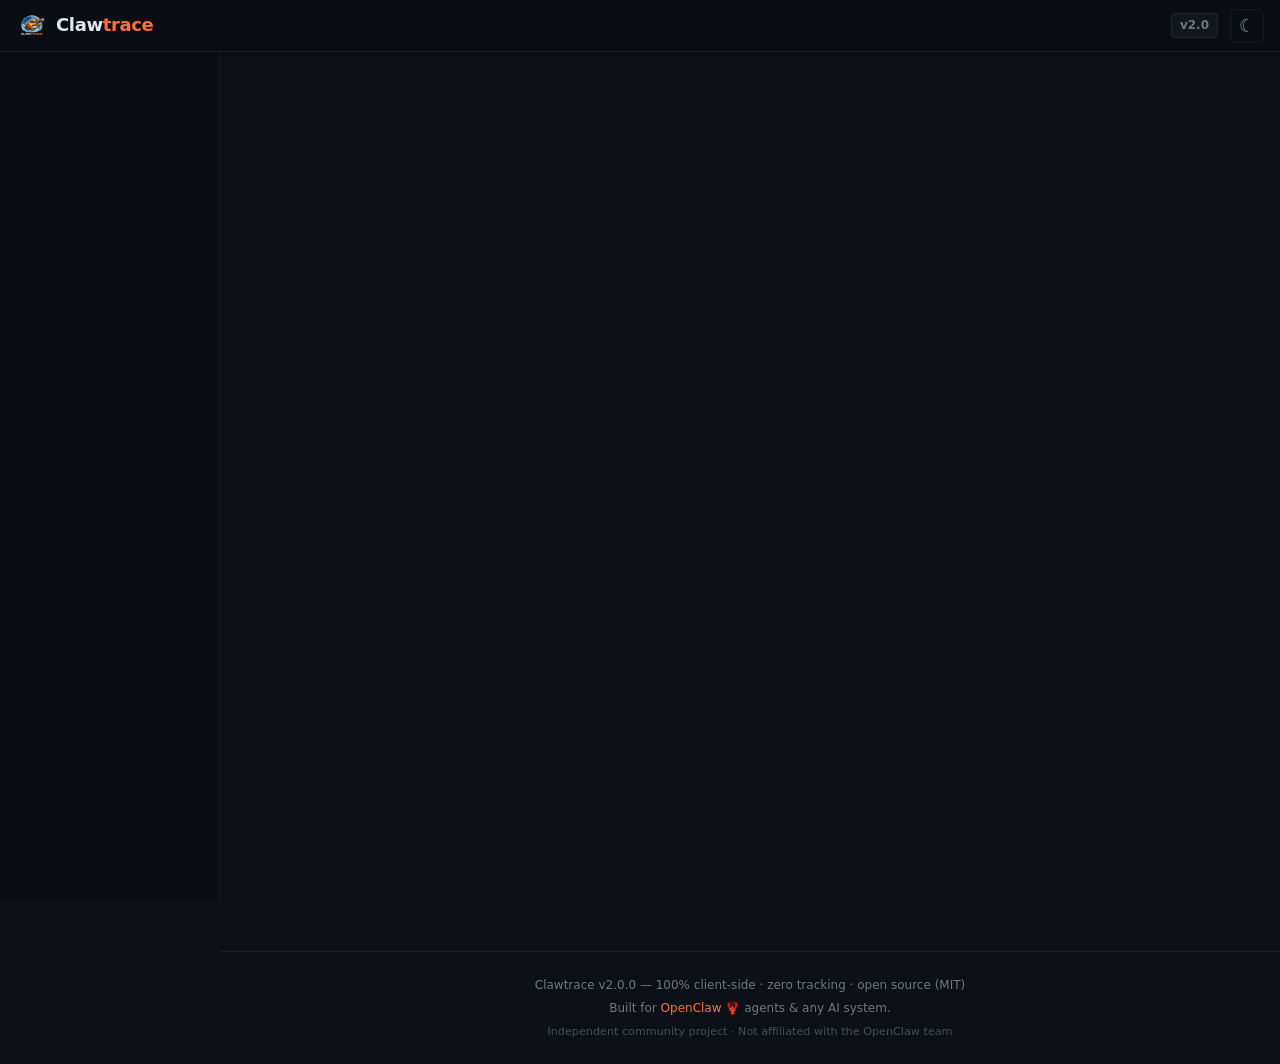
<file: demo-showcase.html>
<!DOCTYPE html>
<html lang="en">
<head>
    <meta charset="UTF-8">
    <meta name="viewport" content="width=device-width, initial-scale=1.0">
    <meta http-equiv="X-UA-Compatible" content="IE=edge">
    <!--
        Clawtrace — AI Interaction & Reasoning Explorer
        Built for OpenClaw agents and any AI system.
        100% client-side. Zero network calls. Zero tracking.
    -->
    <meta http-equiv="Content-Security-Policy"
          content="default-src 'none';
                   script-src 'self';
                   style-src 'self' 'unsafe-inline';
                   img-src 'self' data:;
                   font-src 'self';
                   connect-src 'none';
                   frame-src 'none';
                   object-src 'none';
                   base-uri 'self';
                   form-action 'none';">
    <meta name="referrer" content="no-referrer">
    <title>Clawtrace Showcase — Interactive Demo</title>
    <link rel="stylesheet" href="src/css/style.css">
</head>
<body>
    <div class="showcase-banner">
        <span class="showcase-badge">Showcase</span>
        <span>Interactive demo &mdash; fake data, all features enabled. <strong>Nothing is saved or uploaded.</strong></span>
        <a href="index.html" class="showcase-exit">Back to real app</a>
    </div>
    <a href="#main-content" class="skip-link">Skip to main content</a>
    <header class="app-header" role="banner">
        <div class="header-inner">
            <div class="logo-area" aria-label="Clawtrace logo">
                <img src="assets/logo.png" alt="Clawtrace" class="logo-img" width="36" height="36">
                <h1 class="logo-text">Claw<span class="accent">trace</span></h1>
            </div>
            <div class="header-right">
                <span class="header-version">v2.0</span>
                <button id="btn-theme-toggle" class="icon-btn" aria-label="Toggle light/dark theme" title="Toggle theme">
                    <span aria-hidden="true">&#9790;</span>
                </button>
            </div>
        </div>
    </header>
    <div class="app-shell">
        <aside class="sidebar" id="sidebar" role="navigation" aria-label="Module navigation">
            <button id="btn-sidebar-toggle" class="sidebar-toggle" aria-label="Toggle sidebar" title="Toggle sidebar">
                <span aria-hidden="true">&#9776;</span>
            </button>
            <nav class="sidebar-nav">
                <!-- ...sidebar groups and buttons copied from index.html... -->
            </nav>
        </aside>
        <main id="main-content" class="app-main" role="main">
            <!-- ...views and sections copied from index.html... -->
        </main>
    </div>
    <footer class="app-footer" role="contentinfo">
        <p>Clawtrace v2.0.0 &mdash; 100% client-side &middot; zero tracking &middot; open source (MIT)</p>
        <p class="footer-sub">Built for <a href="https://openclaw.ai/" target="_blank" rel="noopener">OpenClaw</a> &#x1F99E; agents &amp; any AI system.</p>
        <p class="footer-sub" style="opacity:0.6;font-size:0.7rem;">Independent community project &middot; Not affiliated with the OpenClaw team</p>
    </footer>
    <script src="src/js/sanitizer.js" defer></script>
    <script src="src/js/parser.js" defer></script>
    <script src="src/js/timeline.js" defer></script>
    <script src="src/js/analyzer.js" defer></script>
    <script src="src/js/comparison.js" defer></script>
    <script src="src/js/export.js" defer></script>
    <script src="src/js/share.js" defer></script>
    <script src="src/js/replay.js" defer></script>
    <script src="src/js/heatmap.js" defer></script>
    <script src="src/js/radar.js" defer></script>
    <script src="src/js/costcalc.js" defer></script>
    <script src="src/js/bugreport.js" defer></script>
    <script src="src/js/flowgraph.js" defer></script>
    <script src="src/js/session.js" defer></script>
    <script src="src/js/toolprofiler.js" defer></script>
    <script src="src/js/agentmap.js" defer></script>
    <script src="src/js/channeldiff.js" defer></script>
    <script src="src/js/routing.js" defer></script>
    <script src="src/js/chatcmd.js" defer></script>
    <script src="src/js/skillgraph.js" defer></script>
    <script src="src/js/canvasreplay.js" defer></script>
    <script src="src/js/voiceview.js" defer></script>
    <script src="src/js/browserreplay.js" defer></script>
    <script src="src/js/nodeactivity.js" defer></script>
    <script src="src/js/crontimeline.js" defer></script>
    <script src="src/js/injscan.js" defer></script>
    <script src="src/js/sandbox.js" defer></script>
    <script src="src/js/benchmark.js" defer></script>
    <script src="src/js/failover.js" defer></script>
    <script src="src/js/configrec.js" defer></script>
    <script src="src/js/traceissue.js" defer></script>
    <script src="src/js/traceshare.js" defer></script>
    <script src="src/js/showcase-loader.js" defer></script>
</body>
</html>
</file>
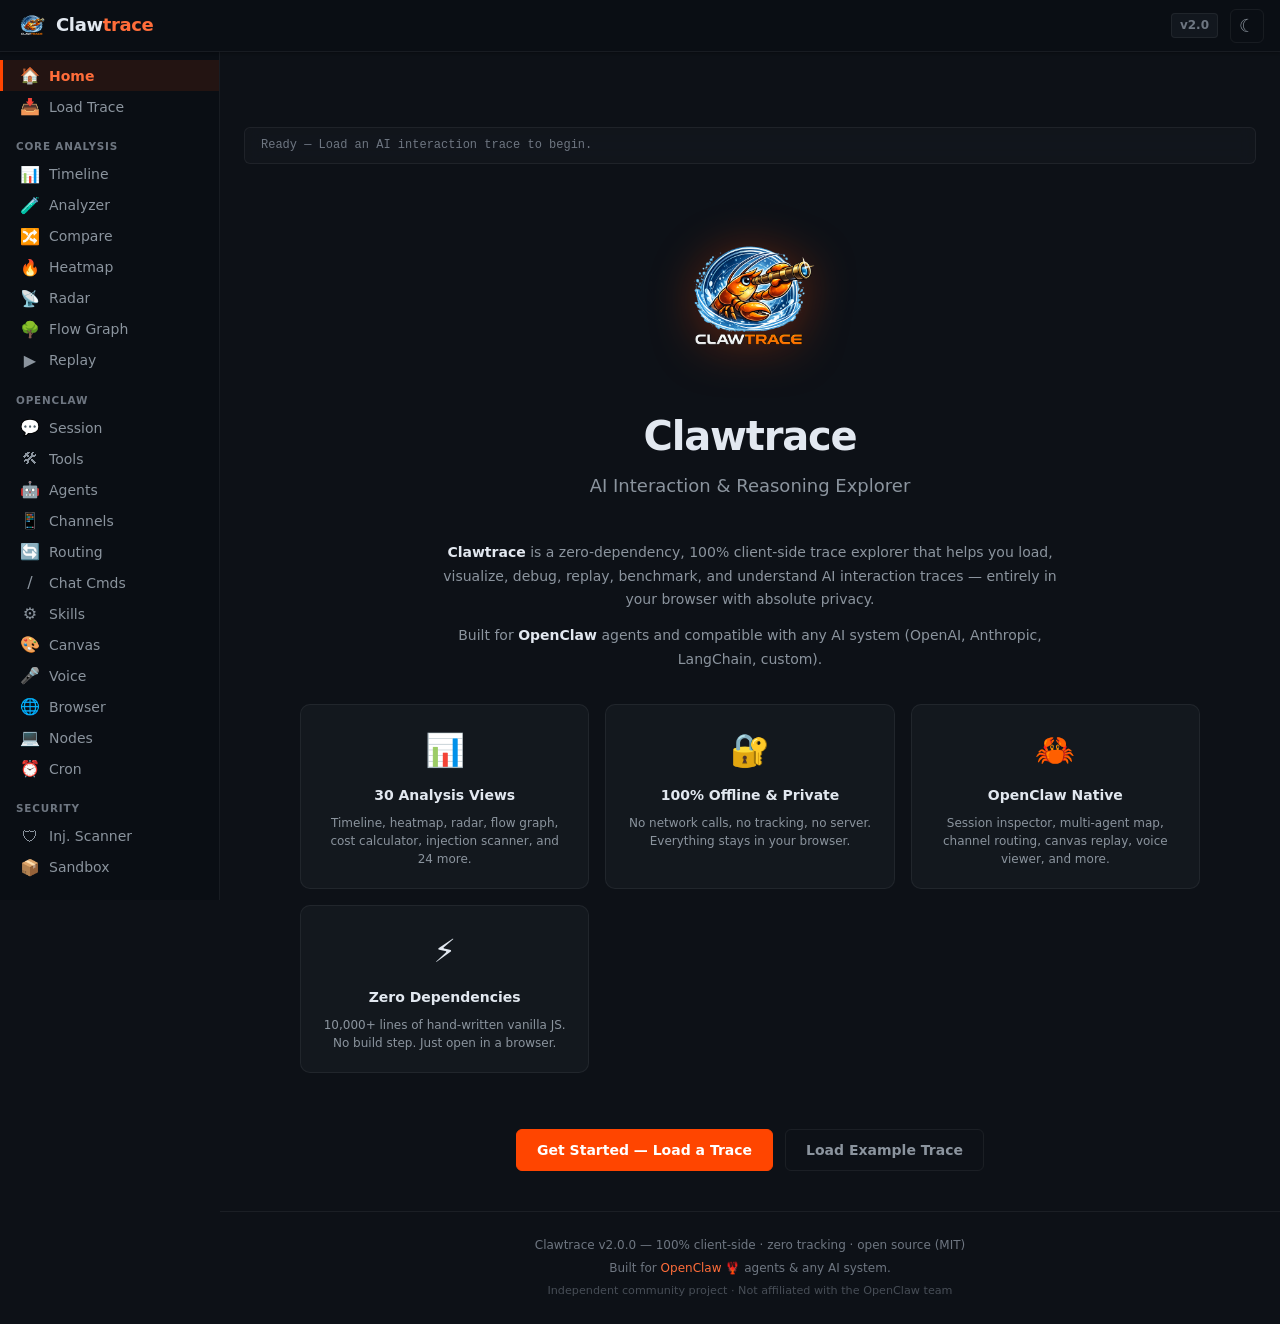
<file: showcase.html>
<!DOCTYPE html>
<html lang="en">
<head>
    <meta charset="UTF-8">
    <meta name="viewport" content="width=device-width, initial-scale=1.0">
    <meta http-equiv="X-UA-Compatible" content="IE=edge">
    <!--
        Clawtrace — AI Interaction & Reasoning Explorer
        Built for OpenClaw agents and any AI system.
        100% client-side. Zero network calls. Zero tracking.
    -->
    <meta http-equiv="Content-Security-Policy"
          content="default-src 'none';
                   script-src 'self';
                   style-src 'self' 'unsafe-inline';
                   img-src 'self' data:;
                   font-src 'self';
                   connect-src 'none';
                   frame-src 'none';
                   object-src 'none';
                   base-uri 'self';
                   form-action 'none';">
    <meta name="referrer" content="no-referrer">
    <title>Clawtrace Showcase — Interactive Demo</title>
    <link rel="stylesheet" href="src/css/style.css">
</head>
<body>
    <div class="showcase-banner">
        <span class="showcase-badge">Showcase</span>
        <span>Interactive demo &mdash; fake data, all features enabled. <strong>Nothing is saved or uploaded.</strong></span>
        <a href="index.html" class="showcase-exit">Back to real app</a>
    </div>
    <a href="#main-content" class="skip-link">Skip to main content</a>
    <header class="app-header" role="banner">
        <div class="header-inner">
            <div class="logo-area" aria-label="Clawtrace logo">
                <img src="assets/logo.png" alt="Clawtrace" class="logo-img" width="36" height="36">
                <h1 class="logo-text">Claw<span class="accent">trace</span></h1>
            </div>
            <div class="header-right">
                <span class="header-version">v2.0</span>
                <button id="btn-theme-toggle" class="icon-btn" aria-label="Toggle light/dark theme" title="Toggle theme">
                    <span aria-hidden="true">&#9790;</span>
                </button>
            </div>
        </div>
    </header>
    <div class="app-shell">
        <aside class="sidebar" id="sidebar" role="navigation" aria-label="Module navigation">
            <button id="btn-sidebar-toggle" class="sidebar-toggle" aria-label="Toggle sidebar" title="Toggle sidebar">
                <span aria-hidden="true">&#9776;</span>
            </button>
            <nav class="sidebar-nav">
                <div class="sidebar-group">
                    <button class="sidebar-btn active" data-view="landing" aria-current="page">
                        <span class="sb-icon">&#x1F3E0;</span><span class="sb-label">Home</span>
                    </button>
                    <button class="sidebar-btn" data-view="input">
                        <span class="sb-icon">&#x1F4E5;</span><span class="sb-label">Load Trace</span>
                    </button>
                </div>

                <div class="sidebar-group">
                    <div class="sidebar-group-title">Core Analysis</div>
                    <button class="sidebar-btn" data-view="timeline">
                        <span class="sb-icon">&#x1F4CA;</span><span class="sb-label">Timeline</span>
                    </button>
                    <button class="sidebar-btn" data-view="analyzer">
                        <span class="sb-icon">&#x1F9EA;</span><span class="sb-label">Analyzer</span>
                    </button>
                    <button class="sidebar-btn" data-view="comparison">
                        <span class="sb-icon">&#x1F500;</span><span class="sb-label">Compare</span>
                    </button>
                    <button class="sidebar-btn" data-view="heatmap">
                        <span class="sb-icon">&#x1F525;</span><span class="sb-label">Heatmap</span>
                    </button>
                    <button class="sidebar-btn" data-view="radar">
                        <span class="sb-icon">&#x1F4E1;</span><span class="sb-label">Radar</span>
                    </button>
                    <button class="sidebar-btn" data-view="flowgraph">
                        <span class="sb-icon">&#x1F333;</span><span class="sb-label">Flow Graph</span>
                    </button>
                    <button class="sidebar-btn" data-view="replay">
                        <span class="sb-icon">&#x25B6;</span><span class="sb-label">Replay</span>
                    </button>
                </div>

                <div class="sidebar-group">
                    <div class="sidebar-group-title">OpenClaw</div>
                    <button class="sidebar-btn" data-view="session">
                        <span class="sb-icon">&#x1F4AC;</span><span class="sb-label">Session</span>
                    </button>
                    <button class="sidebar-btn" data-view="toolprofiler">
                        <span class="sb-icon">&#x1F6E0;</span><span class="sb-label">Tools</span>
                    </button>
                    <button class="sidebar-btn" data-view="agentmap">
                        <span class="sb-icon">&#x1F916;</span><span class="sb-label">Agents</span>
                    </button>
                    <button class="sidebar-btn" data-view="channeldiff">
                        <span class="sb-icon">&#x1F4F1;</span><span class="sb-label">Channels</span>
                    </button>
                    <button class="sidebar-btn" data-view="routing">
                        <span class="sb-icon">&#x1F504;</span><span class="sb-label">Routing</span>
                    </button>
                    <button class="sidebar-btn" data-view="chatcmd">
                        <span class="sb-icon">&#x2F;</span><span class="sb-label">Chat Cmds</span>
                    </button>
                    <button class="sidebar-btn" data-view="skillgraph">
                        <span class="sb-icon">&#x2699;</span><span class="sb-label">Skills</span>
                    </button>
                    <button class="sidebar-btn" data-view="canvasreplay">
                        <span class="sb-icon">&#x1F3A8;</span><span class="sb-label">Canvas</span>
                    </button>
                    <button class="sidebar-btn" data-view="voiceview">
                        <span class="sb-icon">&#x1F3A4;</span><span class="sb-label">Voice</span>
                    </button>
                    <button class="sidebar-btn" data-view="browserreplay">
                        <span class="sb-icon">&#x1F310;</span><span class="sb-label">Browser</span>
                    </button>
                    <button class="sidebar-btn" data-view="nodeactivity">
                        <span class="sb-icon">&#x1F4BB;</span><span class="sb-label">Nodes</span>
                    </button>
                    <button class="sidebar-btn" data-view="crontimeline">
                        <span class="sb-icon">&#x23F0;</span><span class="sb-label">Cron</span>
                    </button>
                </div>

                <div class="sidebar-group">
                    <div class="sidebar-group-title">Security</div>
                    <button class="sidebar-btn" data-view="injscan">
                        <span class="sb-icon">&#x1F6E1;</span><span class="sb-label">Inj. Scanner</span>
                    </button>
                    <button class="sidebar-btn" data-view="sandbox">
                        <span class="sb-icon">&#x1F4E6;</span><span class="sb-label">Sandbox</span>
                    </button>
                </div>

                <div class="sidebar-group">
                    <div class="sidebar-group-title">Optimize</div>
                    <button class="sidebar-btn" data-view="costcalc">
                        <span class="sb-icon">&#x1F4B0;</span><span class="sb-label">Cost Calc</span>
                    </button>
                    <button class="sidebar-btn" data-view="benchmark">
                        <span class="sb-icon">&#x1F3C6;</span><span class="sb-label">Benchmark</span>
                    </button>
                    <button class="sidebar-btn" data-view="failover">
                        <span class="sb-icon">&#x1F503;</span><span class="sb-label">Failover</span>
                    </button>
                    <button class="sidebar-btn" data-view="configrec">
                        <span class="sb-icon">&#x1F527;</span><span class="sb-label">Config</span>
                    </button>
                </div>

                <div class="sidebar-group">
                    <div class="sidebar-group-title">Export</div>
                    <button class="sidebar-btn" data-view="export">
                        <span class="sb-icon">&#x1F4E4;</span><span class="sb-label">Export</span>
                    </button>
                    <button class="sidebar-btn" data-view="bugreport">
                        <span class="sb-icon">&#x1F41B;</span><span class="sb-label">Bug Report</span>
                    </button>
                    <button class="sidebar-btn" data-view="traceissue">
                        <span class="sb-icon">&#x1F4DD;</span><span class="sb-label">Issue</span>
                    </button>
                    <button class="sidebar-btn" data-view="traceshare">
                        <span class="sb-icon">&#x1F510;</span><span class="sb-label">Anonymize</span>
                    </button>
                </div>
            </nav>
        </aside>
        <main id="main-content" class="app-main" role="main">
            <!-- STATUS BAR -->
            <div class="status-bar" role="status" aria-live="polite">
                <span id="status-message">Ready &mdash; Load an AI interaction trace to begin.</span>
            </div>

            <!-- ===== LANDING VIEW ===== -->
            <section id="view-landing" class="view active" aria-labelledby="landing-heading">
                <div class="landing-hero">
                    <img src="assets/logo.png" alt="Clawtrace" class="landing-logo">
                    <h2 id="landing-heading" class="landing-title">Claw<span class="accent">trace</span></h2>
                    <p class="landing-subtitle">AI Interaction &amp; Reasoning Explorer</p>
                </div>
                <div class="landing-desc">
                    <p>
                        <strong>Clawtrace</strong> is a zero-dependency, 100% client-side trace explorer that helps you
                        load, visualize, debug, replay, benchmark, and understand AI interaction traces &mdash; entirely
                        in your browser with absolute privacy.
                    </p>
                    <p>
                        Built for <strong>OpenClaw</strong> agents and compatible with any AI system (OpenAI, Anthropic, LangChain, custom).
                    </p>
                </div>
                <div class="landing-features">
                    <div class="landing-feature-card">
                        <span class="lf-icon">&#x1F4CA;</span>
                        <h3>30 Analysis Views</h3>
                        <p>Timeline, heatmap, radar, flow graph, cost calculator, injection scanner, and 24 more.</p>
                    </div>
                    <div class="landing-feature-card">
                        <span class="lf-icon">&#x1F510;</span>
                        <h3>100% Offline &amp; Private</h3>
                        <p>No network calls, no tracking, no server. Everything stays in your browser.</p>
                    </div>
                    <div class="landing-feature-card">
                        <span class="lf-icon">&#x1F980;</span>
                        <h3>OpenClaw Native</h3>
                        <p>Session inspector, multi-agent map, channel routing, canvas replay, voice viewer, and more.</p>
                    </div>
                    <div class="landing-feature-card">
                        <span class="lf-icon">&#x26A1;</span>
                        <h3>Zero Dependencies</h3>
                        <p>10,000+ lines of hand-written vanilla JS. No build step. Just open in a browser.</p>
                    </div>
                </div>
                <div class="landing-actions">
                    <button class="btn btn-primary btn-lg" id="btn-get-started">Get Started &mdash; Load a Trace</button>
                    <button class="btn btn-ghost btn-lg" id="btn-load-example-landing">Load Example Trace</button>
                </div>
            </section>

            <!-- ===== INPUT VIEW ===== -->
            <section id="view-input" class="view" aria-labelledby="input-heading" hidden>
                <h2 id="input-heading" class="view-title">Load Trace Data</h2>
                <p class="view-desc">Drag &amp; drop a file, paste text, or use the file picker. Supports JSON, TXT, and YAML-like formats.</p>

                <div class="input-grid">
                    <!-- Drop Zone -->
                    <div id="drop-zone" class="drop-zone" role="region" aria-label="File drop zone" tabindex="0">
                        <div class="drop-zone-inner">
                            <span class="drop-icon" aria-hidden="true">&#128206;</span>
                            <p class="drop-text">Drag &amp; drop file here</p>
                            <p class="drop-subtext">or</p>
                            <label class="file-picker-label">
                                <input type="file" id="file-input" accept=".json,.txt,.yaml,.yml,.md" aria-label="Choose file">
                                <span class="file-picker-btn">Choose File</span>
                            </label>
                        </div>
                    </div>

                    <!-- Paste Area -->
                    <div class="paste-section">
                        <label for="paste-area" class="paste-label">Or paste trace data below:</label>
                        <textarea id="paste-area" class="paste-area" rows="14"
                                  placeholder='Paste JSON, TXT, or YAML-like trace data here...'
                                  maxlength="5242880"
                                  aria-describedby="paste-hint"></textarea>
                        <span id="paste-hint" class="hint-text">Max 5 MB. All processing happens locally in your browser.</span>
                    </div>
                </div>

                <div class="input-actions">
                    <button id="btn-parse" class="btn btn-primary" disabled>Parse &amp; Analyze</button>
                    <button id="btn-clear-input" class="btn btn-ghost">Clear</button>
                    <button id="btn-load-example" class="btn btn-ghost">Load Example</button>
                </div>

                <!-- Validation Feedback -->
                <div id="input-feedback" class="feedback-panel" role="alert" aria-live="assertive" hidden></div>
            </section>

            <!-- ===== TIMELINE VIEW ===== -->
            <section id="view-timeline" class="view" aria-labelledby="timeline-heading" hidden>
                <h2 id="timeline-heading" class="view-title">Interaction Timeline</h2>
                <div class="timeline-controls">
                    <button id="btn-expand-all" class="btn btn-sm">Expand All</button>
                    <button id="btn-collapse-all" class="btn btn-sm">Collapse All</button>
                    <label class="filter-label">
                        Filter:
                        <select id="timeline-filter" class="select-sm" aria-label="Filter timeline steps">
                            <option value="all">All Steps</option>
                            <option value="tool_call">Tool Calls</option>
                            <option value="reasoning">Reasoning</option>
                            <option value="error">Errors</option>
                            <option value="user">User Messages</option>
                            <option value="assistant">Assistant Messages</option>
                        </select>
                    </label>
                </div>
                <div id="timeline-container" class="timeline-container" role="list" aria-label="Timeline steps"></div>
            </section>

            <!-- ===== ANALYZER VIEW ===== -->
            <section id="view-analyzer" class="view" aria-labelledby="analyzer-heading" hidden>
                <h2 id="analyzer-heading" class="view-title">Reasoning Analyzer</h2>
                <div class="analyzer-grid">
                    <div class="analyzer-card" aria-labelledby="risk-meter-label">
                        <h3 id="risk-meter-label" class="card-title">Risk Assessment</h3>
                        <div id="risk-meter" class="risk-meter">
                            <div class="meter-track"><div id="meter-fill" class="meter-fill" role="progressbar" aria-valuenow="0" aria-valuemin="0" aria-valuemax="100"></div></div>
                            <span id="risk-score-text" class="meter-label">&mdash;</span>
                        </div>
                    </div>
                    <div class="analyzer-card" aria-labelledby="confidence-label">
                        <h3 id="confidence-label" class="card-title">Confidence Score</h3>
                        <div id="confidence-display" class="confidence-display">
                            <span class="confidence-value" id="confidence-value">&mdash;</span>
                            <span class="confidence-unit">/ 100</span>
                        </div>
                    </div>
                    <div class="analyzer-card" aria-labelledby="stats-label">
                        <h3 id="stats-label" class="card-title">Trace Statistics</h3>
                        <dl id="stats-list" class="stats-list">
                            <dt>Total Steps</dt><dd id="stat-total">&mdash;</dd>
                            <dt>Tool Calls</dt><dd id="stat-tools">&mdash;</dd>
                            <dt>Errors</dt><dd id="stat-errors">&mdash;</dd>
                            <dt>Tokens (est.)</dt><dd id="stat-tokens">&mdash;</dd>
                        </dl>
                    </div>
                </div>
                <div class="analyzer-card full-width" aria-labelledby="warnings-label">
                    <h3 id="warnings-label" class="card-title">Warning Flags</h3>
                    <div id="warnings-container" class="warnings-container" role="list" aria-label="Analysis warnings"><p class="no-data">No data loaded.</p></div>
                </div>
                <div class="analyzer-card full-width" aria-labelledby="findings-label">
                    <h3 id="findings-label" class="card-title">Detailed Findings</h3>
                    <div id="findings-container" class="findings-container" role="list" aria-label="Detailed findings"><p class="no-data">No data loaded.</p></div>
                </div>
            </section>

            <!-- ===== COMPARISON VIEW ===== -->
            <section id="view-comparison" class="view" aria-labelledby="comparison-heading" hidden>
                <h2 id="comparison-heading" class="view-title">Comparison Mode</h2>
                <p class="view-desc">Compare two traces side by side with diff highlighting.</p>
                <div class="comparison-controls">
                    <div class="comparison-slot"><h3>Trace A</h3><textarea id="compare-a" class="compare-input" rows="8" maxlength="5242880" placeholder="Paste or load Trace A..." aria-label="Trace A input"></textarea><label class="file-picker-label inline"><input type="file" class="compare-file" data-slot="a" accept=".json,.txt,.yaml,.yml" aria-label="Upload Trace A"><span class="file-picker-btn btn-sm">Upload A</span></label></div>
                    <div class="comparison-slot"><h3>Trace B</h3><textarea id="compare-b" class="compare-input" rows="8" maxlength="5242880" placeholder="Paste or load Trace B..." aria-label="Trace B input"></textarea><label class="file-picker-label inline"><input type="file" class="compare-file" data-slot="b" accept=".json,.txt,.yaml,.yml" aria-label="Upload Trace B"><span class="file-picker-btn btn-sm">Upload B</span></label></div>
                </div>
                <div class="input-actions"><button id="btn-compare" class="btn btn-primary">Compare Traces</button></div>
                <div id="comparison-output" class="comparison-output" role="region" aria-label="Comparison results" hidden></div>
            </section>

            <!-- ===== EXPORT VIEW ===== -->
            <section id="view-export" class="view" aria-labelledby="export-heading" hidden>
                <h2 id="export-heading" class="view-title">Export &amp; Share</h2>
                <div class="export-grid">
                    <div class="export-card"><h3>Export Formats</h3><div class="export-buttons"><button id="btn-export-json" class="btn btn-primary" disabled>Export JSON</button><button id="btn-export-md" class="btn btn-primary" disabled>Export Markdown</button><button id="btn-export-html" class="btn btn-primary" disabled>Export HTML</button></div></div>
                    <div class="export-card"><h3>Share via URL</h3><p class="hint-text">Generates an encoded URL containing the trace data. No server involved &mdash; data is embedded in the URL fragment.</p><button id="btn-share" class="btn btn-primary" disabled>Generate Share URL</button><div id="share-output" class="share-output" hidden><input type="text" id="share-url" class="share-url-input" readonly aria-label="Share URL"><button id="btn-copy-share" class="btn btn-sm">Copy</button></div><p id="share-warning" class="warning-text" hidden></p></div>
                </div>
            </section>

            <!-- ===== SINGLE-CONTAINER VIEWS ===== -->
            <section id="view-replay" class="view" aria-labelledby="replay-heading" hidden><h2 id="replay-heading" class="view-title">Trace Replay</h2><p class="view-desc">Watch the AI trace unfold step by step with animated playback.</p><div id="replay-container" role="region" aria-label="Trace replay"></div></section>
            <section id="view-heatmap" class="view" aria-labelledby="heatmap-heading" hidden><h2 id="heatmap-heading" class="view-title">Hallucination Heatmap</h2><p class="view-desc">Visual X-ray of AI reliability. Highlights hallucination, uncertainty, and contradiction signals by severity.</p><div id="heatmap-container" role="region" aria-label="Hallucination heatmap"></div></section>
            <section id="view-radar" class="view" aria-labelledby="radar-heading" hidden><h2 id="radar-heading" class="view-title">AI Behavior Radar</h2><p class="view-desc">Behavioral fingerprint: Verbosity, Confidence, Tool Reliance, Repetitiveness, Hedging, Error Rate.</p><div id="radar-container" role="region" aria-label="Behavior radar chart"></div></section>
            <section id="view-costcalc" class="view" aria-labelledby="costcalc-heading" hidden><h2 id="costcalc-heading" class="view-title">Token Cost Calculator</h2><p class="view-desc">Estimate costs across 20+ AI models. Auto-detects model from metadata.</p><div id="costcalc-container" role="region" aria-label="Token cost calculator"></div></section>
            <section id="view-bugreport" class="view" aria-labelledby="bugreport-heading" hidden><h2 id="bugreport-heading" class="view-title">Bug Report Generator</h2><p class="view-desc">Generate formatted bug reports. One click, clipboard, paste into GitHub Issues or Jira.</p><div id="bugreport-container" role="region" aria-label="Bug report generator"></div></section>
            <section id="view-flowgraph" class="view" aria-labelledby="flowgraph-heading" hidden><h2 id="flowgraph-heading" class="view-title">Reasoning Flow Graph</h2><p class="view-desc">Interactive node graph of the AI decision chain. Zoom and pan to explore.</p><div id="flowgraph-container" role="region" aria-label="Reasoning flow graph"></div></section>
            <section id="view-session" class="view" aria-labelledby="session-heading" hidden><h2 id="session-heading" class="view-title">Gateway Session Inspector</h2><p class="view-desc">Session metadata, context window usage, and pruning recommendations.</p><div id="session-container" role="region" aria-label="Session inspector"></div></section>
            <section id="view-toolprofiler" class="view" aria-labelledby="toolprofiler-heading" hidden><h2 id="toolprofiler-heading" class="view-title">Tool Call Profiler</h2><p class="view-desc">Categorized analysis: execution, filesystem, browser, canvas, automation, multi-agent, device.</p><div id="toolprofiler-container" role="region" aria-label="Tool profiler"></div></section>
            <section id="view-agentmap" class="view" aria-labelledby="agentmap-heading" hidden><h2 id="agentmap-heading" class="view-title">Agent-to-Agent Flow Map</h2><p class="view-desc">Multi-agent orchestration: sessions_send, sessions_list, sessions_history, sessions_spawn.</p><div id="agentmap-container" role="region" aria-label="Agent flow map"></div></section>
            <section id="view-channeldiff" class="view" aria-labelledby="channeldiff-heading" hidden><h2 id="channeldiff-heading" class="view-title">Multi-Channel Trace Diff</h2><p class="view-desc">Analyze response adaptation across WhatsApp, Telegram, Discord, Slack, Signal, and more.</p><div id="channeldiff-container" role="region" aria-label="Channel diff"></div></section>
            <section id="view-routing" class="view" aria-labelledby="routing-heading" hidden><h2 id="routing-heading" class="view-title">Channel Routing Visualizer</h2><p class="view-desc">Message routing flow: Channels &rarr; Gateway &rarr; Agent &rarr; Tools.</p><div id="routing-container" role="region" aria-label="Routing visualizer"></div></section>
            <section id="view-chatcmd" class="view" aria-labelledby="chatcmd-heading" hidden><h2 id="chatcmd-heading" class="view-title">Chat Command Analyzer</h2><p class="view-desc">Detect /status, /new, /compact, /think, /verbose, /usage, and more.</p><div id="chatcmd-container" role="region" aria-label="Chat command analyzer"></div></section>
            <section id="view-skillgraph" class="view" aria-labelledby="skillgraph-heading" hidden><h2 id="skillgraph-heading" class="view-title">Skill Dependency Graph</h2><p class="view-desc">Skill-to-tool dependency mapping. Detect builtin and custom skills.</p><div id="skillgraph-container" role="region" aria-label="Skill dependency graph"></div></section>
            <section id="view-canvasreplay" class="view" aria-labelledby="canvasreplay-heading" hidden><h2 id="canvasreplay-heading" class="view-title">Canvas / A2UI Replay</h2><p class="view-desc">Step through canvas.push, canvas.reset, canvas.eval, canvas.snapshot operations.</p><div id="canvasreplay-container" role="region" aria-label="Canvas replay"></div></section>
            <section id="view-voiceview" class="view" aria-labelledby="voiceview-heading" hidden><h2 id="voiceview-heading" class="view-title">Voice Interaction Viewer</h2><p class="view-desc">Voice Wake &amp; Talk Mode: STT transcription, TTS synthesis, voice pipeline.</p><div id="voiceview-container" role="region" aria-label="Voice viewer"></div></section>
            <section id="view-browserreplay" class="view" aria-labelledby="browserreplay-heading" hidden><h2 id="browserreplay-heading" class="view-title">Browser Session Replay</h2><p class="view-desc">Replay navigate, snapshot, click, type, scroll actions. Track URL history.</p><div id="browserreplay-container" role="region" aria-label="Browser replay"></div></section>
            <section id="view-nodeactivity" class="view" aria-labelledby="nodeactivity-heading" hidden><h2 id="nodeactivity-heading" class="view-title">Node Activity Dashboard</h2><p class="view-desc">Track macOS, iOS, Android nodes: location, camera, screen recording, system actions.</p><div id="nodeactivity-container" role="region" aria-label="Node activity"></div></section>
            <section id="view-crontimeline" class="view" aria-labelledby="crontimeline-heading" hidden><h2 id="crontimeline-heading" class="view-title">Cron &amp; Automation Timeline</h2><p class="view-desc">Scheduled tasks: cron.create, webhooks, Gmail triggers, timed automation.</p><div id="crontimeline-container" role="region" aria-label="Cron timeline"></div></section>
            <section id="view-injscan" class="view" aria-labelledby="injscan-heading" hidden><h2 id="injscan-heading" class="view-title">Prompt Injection Scanner</h2><p class="view-desc">Scan for 23+ injection patterns. Critical, high, medium, low severity.</p><div id="injscan-container" role="region" aria-label="Injection scanner"></div></section>
            <section id="view-sandbox" class="view" aria-labelledby="sandbox-heading" hidden><h2 id="sandbox-heading" class="view-title">Sandbox Boundary Inspector</h2><p class="view-desc">Classify sandbox-allowed vs sandbox-denied. Visual host/sandbox boundary map.</p><div id="sandbox-container" role="region" aria-label="Sandbox inspector"></div></section>
            <section id="view-benchmark" class="view" aria-labelledby="benchmark-heading" hidden><h2 id="benchmark-heading" class="view-title">Performance Benchmark</h2><p class="view-desc">Efficiency scores, token usage, error rates, and optimization tips.</p><div id="benchmark-container" role="region" aria-label="Benchmark"></div></section>
            <section id="view-failover" class="view" aria-labelledby="failover-heading" hidden><h2 id="failover-heading" class="view-title">Model Failover Analyzer</h2><p class="view-desc">Track model switches, rate-limit retries, and failover events.</p><div id="failover-container" role="region" aria-label="Failover analyzer"></div></section>
            <section id="view-configrec" class="view" aria-labelledby="configrec-heading" hidden><h2 id="configrec-heading" class="view-title">Config Recommendation Engine</h2><p class="view-desc">Generate openclaw.json configuration suggestions from trace analysis.</p><div id="configrec-container" role="region" aria-label="Config recommendations"></div></section>
            <section id="view-traceissue" class="view" aria-labelledby="traceissue-heading" hidden><h2 id="traceissue-heading" class="view-title">Trace-to-Issue Pipeline</h2><p class="view-desc">Generate GitHub-ready issue templates with steps to reproduce.</p><div id="traceissue-container" role="region" aria-label="Trace issue generator"></div></section>
            <section id="view-traceshare" class="view" aria-labelledby="traceshare-heading" hidden><h2 id="traceshare-heading" class="view-title">Anonymized Trace Export</h2><p class="view-desc">Detect PII (emails, IPs, API keys) and export a redacted copy.</p><div id="traceshare-container" role="region" aria-label="Trace anonymizer"></div></section>

        </main>
    </div>

    <!-- ===== FOOTER ===== -->
    <footer class="app-footer" role="contentinfo">
        <p>Clawtrace v2.0.0 &mdash; 100% client-side &middot; zero tracking &middot; open source (MIT)</p>
        <p class="footer-sub">Built for <a href="https://openclaw.ai/" target="_blank" rel="noopener">OpenClaw</a> &#x1F99E; agents &amp; any AI system.</p>
        <p class="footer-sub" style="opacity:0.6;font-size:0.7rem;">Independent community project &middot; Not affiliated with the OpenClaw team</p>
    </footer>

    <!-- ===== SCRIPTS (deferred, no inline JS) ===== -->
    <script src="src/js/sanitizer.js" defer></script>
    <script src="src/js/parser.js" defer></script>
    <script src="src/js/timeline.js" defer></script>
    <script src="src/js/analyzer.js" defer></script>
    <script src="src/js/comparison.js" defer></script>
    <script src="src/js/export.js" defer></script>
    <script src="src/js/share.js" defer></script>
    <script src="src/js/replay.js" defer></script>
    <script src="src/js/heatmap.js" defer></script>
    <script src="src/js/radar.js" defer></script>
    <script src="src/js/costcalc.js" defer></script>
    <script src="src/js/bugreport.js" defer></script>
    <script src="src/js/flowgraph.js" defer></script>
    <script src="src/js/session.js" defer></script>
    <script src="src/js/toolprofiler.js" defer></script>
    <script src="src/js/agentmap.js" defer></script>
    <script src="src/js/channeldiff.js" defer></script>
    <script src="src/js/routing.js" defer></script>
    <script src="src/js/chatcmd.js" defer></script>
    <script src="src/js/skillgraph.js" defer></script>
    <script src="src/js/canvasreplay.js" defer></script>
    <script src="src/js/voiceview.js" defer></script>
    <script src="src/js/browserreplay.js" defer></script>
    <script src="src/js/nodeactivity.js" defer></script>
    <script src="src/js/crontimeline.js" defer></script>
    <script src="src/js/injscan.js" defer></script>
    <script src="src/js/sandbox.js" defer></script>
    <script src="src/js/benchmark.js" defer></script>
    <script src="src/js/failover.js" defer></script>
    <script src="src/js/configrec.js" defer></script>
    <script src="src/js/traceissue.js" defer></script>
    <script src="src/js/traceshare.js" defer></script>
    <script src="src/js/showcase-loader.js" defer></script>
</body>
</html>
</file>
<file: src/css/style.css>
/* ============================================================
   Clawtrace — Style System v2.1
   AI Interaction & Reasoning Explorer
   Sidebar layout · Logo branding · Professional UI
   100% offline · zero dependencies · dark-first design
   ============================================================ */

/* ---- CSS Custom Properties (Design Tokens) ---- */
:root {
    /* Colors — Dark Mode (default) */
    --bg-primary: #0D1117;
    --bg-secondary: #161B22;
    --bg-card: rgba(22, 27, 34, 0.75);
    --bg-glass: rgba(22, 27, 34, 0.55);
    --bg-hover: rgba(255, 69, 0, 0.1);
    --bg-drop: rgba(255, 69, 0, 0.05);
    --bg-sidebar: #0a0e14;

    --border-primary: rgba(255, 69, 0, 0.25);
    --border-subtle: rgba(255, 255, 255, 0.06);
    --border-accent: rgba(255, 69, 0, 0.6);

    --text-primary: #e2e8f0;
    --text-secondary: #8B949E;
    --text-muted: #6e7681;
    --text-accent: #FF6D3A;
    --text-on-accent: #ffffff;

    --accent: #FF4500;
    --accent-hover: #FF6D3A;
    --accent-glow: rgba(255, 69, 0, 0.35);

    --success: #22c55e;
    --warning: #f59e0b;
    --error: #ef4444;
    --info: #3b82f6;

    --risk-low: #22c55e;
    --risk-medium: #f59e0b;
    --risk-high: #ef4444;
    --risk-critical: #dc2626;

    /* Typography */
    --font-sans: 'Inter', 'Segoe UI', system-ui, -apple-system, sans-serif;
    --font-mono: 'JetBrains Mono', 'Fira Code', 'Cascadia Code', 'Consolas', monospace;

    --text-xs: 0.75rem;
    --text-sm: 0.875rem;
    --text-base: 1rem;
    --text-lg: 1.125rem;
    --text-xl: 1.25rem;
    --text-2xl: 1.5rem;
    --text-3xl: 1.875rem;

    /* Spacing */
    --space-1: 0.25rem;
    --space-2: 0.5rem;
    --space-3: 0.75rem;
    --space-4: 1rem;
    --space-5: 1.25rem;
    --space-6: 1.5rem;
    --space-8: 2rem;
    --space-10: 2.5rem;
    --space-12: 3rem;

    /* Layout */
    --max-width: 1400px;
    --header-height: 52px;
    --sidebar-width: 220px;
    --sidebar-collapsed: 52px;
    --radius-sm: 6px;
    --radius-md: 10px;
    --radius-lg: 16px;
    --radius-round: 50%;

    /* Effects */
    --shadow-sm: 0 1px 3px rgba(0, 0, 0, 0.3);
    --shadow-md: 0 4px 12px rgba(0, 0, 0, 0.4);
    --shadow-lg: 0 8px 32px rgba(0, 0, 0, 0.5);
    --shadow-glow: 0 0 20px var(--accent-glow);

    --blur-glass: 16px;
    --transition-fast: 150ms ease;
    --transition-base: 250ms ease;
    --transition-slow: 400ms ease;
}

/* ---- Light Theme ---- */
[data-theme="light"] {
    --bg-primary: #f8fafc;
    --bg-secondary: #ffffff;
    --bg-card: rgba(255, 255, 255, 0.85);
    --bg-glass: rgba(255, 255, 255, 0.7);
    --bg-hover: rgba(255, 69, 0, 0.08);
    --bg-drop: rgba(255, 69, 0, 0.04);
    --bg-sidebar: #f1f5f9;

    --border-primary: rgba(255, 69, 0, 0.3);
    --border-subtle: rgba(0, 0, 0, 0.08);
    --border-accent: rgba(255, 69, 0, 0.5);

    --text-primary: #1e293b;
    --text-secondary: #475569;
    --text-muted: #94a3b8;
    --text-accent: #E03E00;
    --text-on-accent: #ffffff;

    --accent: #E03E00;
    --accent-hover: #FF4500;
    --accent-glow: rgba(224, 62, 0, 0.2);

    --shadow-sm: 0 1px 3px rgba(0, 0, 0, 0.08);
    --shadow-md: 0 4px 12px rgba(0, 0, 0, 0.1);
    --shadow-lg: 0 8px 32px rgba(0, 0, 0, 0.12);
    --shadow-glow: 0 0 20px var(--accent-glow);
}

/* ---- Reset & Base ---- */
*, *::before, *::after { box-sizing: border-box; margin: 0; padding: 0; }

html {
    font-size: 16px;
    scroll-behavior: smooth;
    -webkit-text-size-adjust: 100%;
}

body {
    font-family: var(--font-sans);
    font-size: var(--text-base);
    line-height: 1.6;
    color: var(--text-primary);
    background: var(--bg-primary);
    min-height: 100vh;
    overflow-x: hidden;
    -webkit-font-smoothing: antialiased;
    -moz-osx-font-smoothing: grayscale;
}

/* ---- Accessibility ---- */
.skip-link {
    position: absolute;
    top: -100%;
    left: var(--space-4);
    z-index: 10000;
    padding: var(--space-2) var(--space-4);
    background: var(--accent);
    color: var(--text-on-accent);
    border-radius: var(--radius-sm);
    font-weight: 600;
    text-decoration: none;
    transition: top var(--transition-fast);
}
.skip-link:focus { top: var(--space-2); }

:focus-visible {
    outline: 2px solid var(--accent);
    outline-offset: 2px;
}

/* ---- Header ---- */
.app-header {
    position: fixed;
    top: 0;
    left: 0;
    right: 0;
    z-index: 200;
    height: var(--header-height);
    background: var(--bg-sidebar);
    border-bottom: 1px solid var(--border-subtle);
    box-shadow: var(--shadow-sm);
}

.header-inner {
    display: flex;
    align-items: center;
    justify-content: space-between;
    padding: 0 var(--space-4);
    height: 100%;
}

.logo-area {
    display: flex;
    align-items: center;
    gap: var(--space-2);
    flex-shrink: 0;
}

.logo-img {
    width: 32px;
    height: 32px;
    border-radius: 6px;
    object-fit: contain;
}

.logo-text {
    font-size: var(--text-lg);
    font-weight: 700;
    letter-spacing: -0.02em;
    color: var(--text-primary);
}
.logo-text .accent { color: var(--text-accent); }

.header-right {
    display: flex;
    align-items: center;
    gap: var(--space-3);
}

.header-version {
    font-size: var(--text-xs);
    font-weight: 600;
    color: var(--text-muted);
    background: var(--bg-card);
    padding: 2px 8px;
    border-radius: 4px;
    border: 1px solid var(--border-subtle);
}

.icon-btn {
    display: inline-flex;
    align-items: center;
    justify-content: center;
    width: 34px;
    height: 34px;
    border: 1px solid var(--border-subtle);
    border-radius: var(--radius-sm);
    background: transparent;
    color: var(--text-secondary);
    font-size: var(--text-lg);
    cursor: pointer;
    transition: all var(--transition-fast);
}
.icon-btn:hover {
    background: var(--bg-hover);
    color: var(--text-accent);
    border-color: var(--border-primary);
}

/* ---- App Shell (sidebar + content) ---- */
.app-shell {
    display: flex;
    margin-top: var(--header-height);
    min-height: calc(100vh - var(--header-height));
}

/* ---- Sidebar ---- */
.sidebar {
    position: fixed;
    top: var(--header-height);
    left: 0;
    bottom: 0;
    width: var(--sidebar-width);
    background: var(--bg-sidebar);
    border-right: 1px solid var(--border-subtle);
    overflow-y: auto;
    overflow-x: hidden;
    z-index: 100;
    transition: width var(--transition-base);
    scrollbar-width: thin;
    scrollbar-color: var(--border-subtle) transparent;
}

.sidebar::-webkit-scrollbar { width: 4px; }
.sidebar::-webkit-scrollbar-thumb { background: var(--border-subtle); border-radius: 2px; }

.sidebar-toggle {
    display: none;
    width: 100%;
    padding: var(--space-2) var(--space-3);
    background: none;
    border: none;
    border-bottom: 1px solid var(--border-subtle);
    color: var(--text-secondary);
    font-size: var(--text-lg);
    cursor: pointer;
    text-align: left;
}
.sidebar-toggle:hover { background: var(--bg-hover); color: var(--text-accent); }

.sidebar-nav {
    padding: var(--space-2) 0;
}

.sidebar-group {
    margin-bottom: var(--space-1);
}

.sidebar-group-title {
    font-size: 0.65rem;
    font-weight: 700;
    text-transform: uppercase;
    letter-spacing: 0.08em;
    color: var(--text-muted);
    padding: var(--space-3) var(--space-4) var(--space-1);
    white-space: nowrap;
    overflow: hidden;
}

.sidebar-btn {
    display: flex;
    align-items: center;
    gap: var(--space-2);
    width: 100%;
    padding: 6px var(--space-4);
    border: none;
    border-left: 3px solid transparent;
    background: transparent;
    color: var(--text-secondary);
    font-family: var(--font-sans);
    font-size: var(--text-sm);
    font-weight: 500;
    cursor: pointer;
    transition: all var(--transition-fast);
    white-space: nowrap;
    text-align: left;
}
.sidebar-btn:hover {
    background: var(--bg-hover);
    color: var(--text-primary);
}
.sidebar-btn.active {
    background: var(--bg-hover);
    color: var(--text-accent);
    border-left-color: var(--accent);
    font-weight: 600;
}
.sb-icon {
    font-size: var(--text-base);
    width: 22px;
    text-align: center;
    flex-shrink: 0;
}
.sb-label {
    overflow: hidden;
    text-overflow: ellipsis;
}

/* ---- Main Content ---- */
.app-main {
    margin-left: var(--sidebar-width);
    flex: 1;
    padding: var(--space-6);
    min-height: calc(100vh - var(--header-height));
    max-width: 1100px;
}

/* ---- Status Bar ---- */
.status-bar {
    padding: var(--space-2) var(--space-4);
    margin-bottom: var(--space-6);
    background: var(--bg-glass);
    border: 1px solid var(--border-subtle);
    border-radius: var(--radius-sm);
    font-family: var(--font-mono);
    font-size: var(--text-xs);
    color: var(--text-muted);
    backdrop-filter: blur(8px);
}

/* ---- Landing Page ---- */
.landing-hero {
    text-align: center;
    padding: var(--space-8) 0 var(--space-4);
}
.landing-logo {
    width: 160px;
    height: 160px;
    margin-bottom: var(--space-4);
    border-radius: var(--radius-lg);
    filter: drop-shadow(0 4px 24px var(--accent-glow));
}
.landing-title {
    font-size: 2.5rem;
    font-weight: 800;
    letter-spacing: -0.03em;
    margin-bottom: var(--space-1);
}
.landing-subtitle {
    font-size: var(--text-lg);
    color: var(--text-secondary);
    font-weight: 400;
}
.landing-desc {
    max-width: 640px;
    margin: var(--space-6) auto;
    text-align: center;
    color: var(--text-secondary);
    font-size: var(--text-sm);
    line-height: 1.7;
}
.landing-desc p { margin-bottom: var(--space-3); }
.landing-desc strong { color: var(--text-primary); }

.landing-features {
    display: grid;
    grid-template-columns: repeat(auto-fit, minmax(220px, 1fr));
    gap: var(--space-4);
    max-width: 900px;
    margin: var(--space-8) auto;
}
.landing-feature-card {
    background: var(--bg-card);
    border: 1px solid var(--border-subtle);
    border-radius: var(--radius-md);
    padding: var(--space-5);
    text-align: center;
    transition: border-color var(--transition-fast), box-shadow var(--transition-fast);
}
.landing-feature-card:hover {
    border-color: var(--border-primary);
    box-shadow: var(--shadow-glow);
}
.lf-icon {
    font-size: 2rem;
    display: block;
    margin-bottom: var(--space-2);
}
.landing-feature-card h3 {
    font-size: var(--text-sm);
    font-weight: 700;
    color: var(--text-primary);
    margin-bottom: var(--space-2);
}
.landing-feature-card p {
    font-size: var(--text-xs);
    color: var(--text-secondary);
    line-height: 1.5;
}
.landing-actions {
    text-align: center;
    padding: var(--space-6) 0 var(--space-4);
    display: flex;
    justify-content: center;
    gap: var(--space-3);
    flex-wrap: wrap;
}
.btn-lg {
    padding: var(--space-4) var(--space-8);
    font-size: var(--text-base);
}

/* ---- Input grid ---- */
.input-grid {
    display: grid;
    grid-template-columns: 1fr 1fr;
    gap: var(--space-4);
    margin-bottom: var(--space-6);
}
@media (max-width: 768px) { .input-grid { grid-template-columns: 1fr; } }

/* ---- Footer (sidebar layout aware) ---- */
.app-footer {
    margin-left: var(--sidebar-width);
    text-align: center;
    padding: var(--space-6);
    border-top: 1px solid var(--border-subtle);
    font-size: var(--text-xs);
    color: var(--text-muted);
}
.footer-sub { margin-top: var(--space-1); }
.footer-sub a { color: var(--text-accent); text-decoration: none; }
.footer-sub a:hover { text-decoration: underline; }

/* ---- Responsive: collapse sidebar on mobile ---- */
@media (max-width: 768px) {
    .sidebar {
        width: var(--sidebar-collapsed);
    }
    .sidebar-toggle { display: block; }
    .sidebar-group-title,
    .sb-label { display: none; }
    .sidebar-btn { justify-content: center; padding: 8px; border-left-width: 2px; }
    .sb-icon { width: auto; }
    .app-main { margin-left: var(--sidebar-collapsed); }
    .app-footer { margin-left: var(--sidebar-collapsed); }
    /* expanded state via JS */
    .sidebar.expanded {
        width: var(--sidebar-width);
    }
    .sidebar.expanded .sidebar-group-title,
    .sidebar.expanded .sb-label { display: inline; }
    .sidebar.expanded .sidebar-btn { justify-content: flex-start; padding: 6px var(--space-4); }
}

/* ---- Views ---- */
.view {
    display: none;
    animation: fadeIn var(--transition-base);
}

.view.active {
    display: block;
}

@keyframes fadeIn {
    from { opacity: 0; transform: translateY(4px); }
    to { opacity: 1; transform: translateY(0); }
}

.view-title {
    font-size: var(--text-2xl);
    font-weight: 700;
    margin-bottom: var(--space-2);
    color: var(--text-primary);
}

.view-desc {
    color: var(--text-secondary);
    margin-bottom: var(--space-6);
    font-size: var(--text-sm);
}

/* ---- Drop Zone ---- */
.drop-zone {
    border: 2px dashed var(--border-primary);
    border-radius: var(--radius-lg);
    padding: var(--space-12);
    text-align: center;
    cursor: pointer;
    transition: all var(--transition-base);
    background: var(--bg-drop);
    margin-bottom: var(--space-6);
}

.drop-zone:hover,
.drop-zone.drag-over {
    border-color: var(--accent);
    background: rgba(99, 102, 241, 0.08);
    box-shadow: var(--shadow-glow);
}

.drop-zone.drag-over {
    transform: scale(1.01);
}

.drop-icon {
    font-size: 3rem;
    display: block;
    margin-bottom: var(--space-3);
    opacity: 0.6;
}

.drop-text {
    font-size: var(--text-lg);
    font-weight: 600;
    color: var(--text-primary);
    margin-bottom: var(--space-1);
}

.drop-subtext {
    color: var(--text-muted);
    font-size: var(--text-sm);
    margin-bottom: var(--space-3);
}

/* File input hidden, label acts as button */
.file-picker-label {
    display: inline-block;
    cursor: pointer;
}

.file-picker-label input[type="file"] {
    position: absolute;
    width: 1px;
    height: 1px;
    overflow: hidden;
    clip: rect(0, 0, 0, 0);
    white-space: nowrap;
}

.file-picker-btn {
    display: inline-block;
    padding: var(--space-2) var(--space-5);
    border: 1px solid var(--border-primary);
    border-radius: var(--radius-sm);
    background: transparent;
    color: var(--text-accent);
    font-weight: 500;
    font-size: var(--text-sm);
    transition: all var(--transition-fast);
}

.file-picker-btn:hover {
    background: var(--bg-hover);
    border-color: var(--accent);
}

.file-picker-label.inline {
    margin-top: var(--space-2);
}

/* ---- Paste Area ---- */
.paste-section {
    margin-bottom: var(--space-6);
}

.paste-label {
    display: block;
    font-weight: 600;
    font-size: var(--text-sm);
    color: var(--text-secondary);
    margin-bottom: var(--space-2);
}

.paste-area {
    width: 100%;
    padding: var(--space-4);
    background: var(--bg-secondary);
    border: 1px solid var(--border-subtle);
    border-radius: var(--radius-md);
    color: var(--text-primary);
    font-family: var(--font-mono);
    font-size: var(--text-sm);
    line-height: 1.5;
    resize: vertical;
    transition: border-color var(--transition-fast);
}

.paste-area:focus {
    border-color: var(--accent);
    box-shadow: 0 0 0 3px var(--accent-glow);
}

.paste-area::placeholder {
    color: var(--text-muted);
}

.hint-text {
    display: block;
    font-size: var(--text-xs);
    color: var(--text-muted);
    margin-top: var(--space-1);
}

/* ---- Buttons ---- */
.btn {
    display: inline-flex;
    align-items: center;
    gap: var(--space-2);
    padding: var(--space-3) var(--space-5);
    border: 1px solid transparent;
    border-radius: var(--radius-sm);
    font-family: var(--font-sans);
    font-size: var(--text-sm);
    font-weight: 600;
    cursor: pointer;
    transition: all var(--transition-fast);
    white-space: nowrap;
}

.btn:disabled {
    opacity: 0.4;
    cursor: not-allowed;
}

.btn-primary {
    background: var(--accent);
    color: var(--text-on-accent);
    border-color: var(--accent);
}

.btn-primary:hover:not(:disabled) {
    background: var(--accent-hover);
    box-shadow: var(--shadow-glow);
}

.btn-ghost {
    background: transparent;
    color: var(--text-secondary);
    border-color: var(--border-subtle);
}

.btn-ghost:hover:not(:disabled) {
    background: var(--bg-hover);
    color: var(--text-primary);
    border-color: var(--border-primary);
}

.btn-sm {
    padding: var(--space-1) var(--space-3);
    font-size: var(--text-xs);
    border: 1px solid var(--border-subtle);
    border-radius: var(--radius-sm);
    background: transparent;
    color: var(--text-secondary);
    font-family: var(--font-sans);
    font-weight: 500;
    cursor: pointer;
    transition: all var(--transition-fast);
}

.btn-sm:hover {
    background: var(--bg-hover);
    color: var(--text-primary);
}

.input-actions {
    display: flex;
    gap: var(--space-3);
    flex-wrap: wrap;
    margin-bottom: var(--space-6);
}

/* ---- Feedback Panel ---- */
.feedback-panel {
    padding: var(--space-4);
    border-radius: var(--radius-md);
    font-size: var(--text-sm);
    font-family: var(--font-mono);
    line-height: 1.5;
    margin-top: var(--space-4);
}

.feedback-panel.feedback-error {
    background: rgba(239, 68, 68, 0.1);
    border: 1px solid rgba(239, 68, 68, 0.3);
    color: var(--error);
}

.feedback-panel.feedback-success {
    background: rgba(34, 197, 94, 0.1);
    border: 1px solid rgba(34, 197, 94, 0.3);
    color: var(--success);
}

.feedback-panel.feedback-info {
    background: rgba(59, 130, 246, 0.1);
    border: 1px solid rgba(59, 130, 246, 0.3);
    color: var(--info);
}

/* ---- Select ---- */
.select-sm {
    padding: var(--space-1) var(--space-3);
    padding-right: var(--space-6);
    background: var(--bg-secondary);
    border: 1px solid var(--border-subtle);
    border-radius: var(--radius-sm);
    color: var(--text-primary);
    font-family: var(--font-sans);
    font-size: var(--text-xs);
    cursor: pointer;
    appearance: none;
    background-image: url("data:image/svg+xml,%3Csvg xmlns='http://www.w3.org/2000/svg' width='12' height='12' viewBox='0 0 24 24' fill='none' stroke='%2394a3b8' stroke-width='2'%3E%3Cpath d='M6 9l6 6 6-6'/%3E%3C/svg%3E");
    background-repeat: no-repeat;
    background-position: right 8px center;
}

.filter-label {
    font-size: var(--text-xs);
    color: var(--text-secondary);
    display: flex;
    align-items: center;
    gap: var(--space-2);
}

/* ---- Timeline ---- */
.timeline-controls {
    display: flex;
    gap: var(--space-3);
    align-items: center;
    margin-bottom: var(--space-6);
    flex-wrap: wrap;
}

.timeline-container {
    display: flex;
    flex-direction: column;
    gap: var(--space-3);
}

.timeline-step {
    background: var(--bg-card);
    border: 1px solid var(--border-subtle);
    border-radius: var(--radius-md);
    overflow: hidden;
    backdrop-filter: blur(8px);
    transition: border-color var(--transition-fast);
}

.timeline-step:hover {
    border-color: var(--border-primary);
}

.step-header {
    display: flex;
    align-items: center;
    gap: var(--space-3);
    padding: var(--space-3) var(--space-4);
    cursor: pointer;
    user-select: none;
}

.step-header:hover {
    background: var(--bg-hover);
}

.step-indicator {
    width: 10px;
    height: 10px;
    border-radius: var(--radius-round);
    flex-shrink: 0;
}

.step-indicator.type-user { background: var(--info); }
.step-indicator.type-assistant { background: var(--accent); }
.step-indicator.type-tool_call { background: var(--warning); }
.step-indicator.type-reasoning { background: #a78bfa; }
.step-indicator.type-error { background: var(--error); }
.step-indicator.type-system { background: var(--text-muted); }

.step-index {
    font-family: var(--font-mono);
    font-size: var(--text-xs);
    color: var(--text-muted);
    min-width: 2.5em;
}

.step-type {
    font-size: var(--text-xs);
    font-weight: 600;
    text-transform: uppercase;
    letter-spacing: 0.05em;
    padding: var(--space-1) var(--space-2);
    border-radius: 4px;
    background: var(--bg-secondary);
    color: var(--text-secondary);
}

.step-summary {
    flex: 1;
    font-size: var(--text-sm);
    color: var(--text-primary);
    overflow: hidden;
    text-overflow: ellipsis;
    white-space: nowrap;
}

.step-toggle {
    font-size: var(--text-sm);
    color: var(--text-muted);
    transition: transform var(--transition-fast);
}

.step-toggle.open {
    transform: rotate(90deg);
}

.step-body {
    display: none;
    padding: var(--space-4);
    border-top: 1px solid var(--border-subtle);
    font-family: var(--font-mono);
    font-size: var(--text-sm);
    color: var(--text-secondary);
    line-height: 1.6;
    white-space: pre-wrap;
    word-break: break-word;
    max-height: 400px;
    overflow-y: auto;
}

.step-body.open {
    display: block;
}

/* ---- Analyzer ---- */
.analyzer-grid {
    display: grid;
    grid-template-columns: repeat(auto-fit, minmax(280px, 1fr));
    gap: var(--space-4);
    margin-bottom: var(--space-4);
}

.analyzer-card {
    background: var(--bg-card);
    border: 1px solid var(--border-subtle);
    border-radius: var(--radius-md);
    padding: var(--space-5);
    backdrop-filter: blur(8px);
}

.analyzer-card.full-width {
    grid-column: 1 / -1;
}

.card-title {
    font-size: var(--text-sm);
    font-weight: 600;
    text-transform: uppercase;
    letter-spacing: 0.05em;
    color: var(--text-muted);
    margin-bottom: var(--space-4);
}

/* Risk Meter */
.risk-meter {
    text-align: center;
}

.meter-track {
    width: 100%;
    height: 12px;
    background: var(--bg-secondary);
    border-radius: 6px;
    overflow: hidden;
    margin-bottom: var(--space-3);
}

.meter-fill {
    height: 100%;
    border-radius: 6px;
    transition: width var(--transition-slow), background var(--transition-slow);
    width: 0%;
    background: var(--risk-low);
}

.meter-fill.risk-low { background: var(--risk-low); }
.meter-fill.risk-medium { background: var(--risk-medium); }
.meter-fill.risk-high { background: var(--risk-high); }
.meter-fill.risk-critical { background: var(--risk-critical); }

.meter-label {
    font-family: var(--font-mono);
    font-size: var(--text-lg);
    font-weight: 700;
    color: var(--text-primary);
}

/* Confidence */
.confidence-display {
    text-align: center;
    padding: var(--space-4) 0;
}

.confidence-value {
    font-family: var(--font-mono);
    font-size: 3rem;
    font-weight: 700;
    color: var(--text-accent);
    line-height: 1;
}

.confidence-unit {
    font-size: var(--text-sm);
    color: var(--text-muted);
    display: block;
    margin-top: var(--space-1);
}

/* Stats */
.stats-list {
    display: grid;
    grid-template-columns: 1fr auto;
    gap: var(--space-2) var(--space-4);
    align-items: center;
}

.stats-list dt {
    font-size: var(--text-sm);
    color: var(--text-secondary);
}

.stats-list dd {
    font-family: var(--font-mono);
    font-size: var(--text-sm);
    font-weight: 600;
    color: var(--text-primary);
    text-align: right;
}

/* Warnings */
.warnings-container {
    display: flex;
    flex-direction: column;
    gap: var(--space-2);
}

.warning-flag {
    display: flex;
    align-items: flex-start;
    gap: var(--space-3);
    padding: var(--space-3) var(--space-4);
    border-radius: var(--radius-sm);
    font-size: var(--text-sm);
}

.warning-flag.level-info {
    background: rgba(59, 130, 246, 0.08);
    border-left: 3px solid var(--info);
    color: var(--text-primary);
}

.warning-flag.level-warning {
    background: rgba(245, 158, 11, 0.08);
    border-left: 3px solid var(--warning);
    color: var(--text-primary);
}

.warning-flag.level-error {
    background: rgba(239, 68, 68, 0.08);
    border-left: 3px solid var(--error);
    color: var(--text-primary);
}

.warning-flag.level-critical {
    background: rgba(220, 38, 38, 0.1);
    border-left: 3px solid var(--risk-critical);
    color: var(--text-primary);
}

.warning-icon {
    font-size: var(--text-lg);
    flex-shrink: 0;
}

.warning-content {
    flex: 1;
}

.warning-title {
    font-weight: 600;
    margin-bottom: var(--space-1);
}

.warning-detail {
    font-size: var(--text-xs);
    color: var(--text-secondary);
}

/* Findings */
.findings-container {
    display: flex;
    flex-direction: column;
    gap: var(--space-3);
}

.finding-item {
    padding: var(--space-3) var(--space-4);
    background: var(--bg-secondary);
    border-radius: var(--radius-sm);
    border: 1px solid var(--border-subtle);
}

.finding-category {
    font-size: var(--text-xs);
    font-weight: 600;
    text-transform: uppercase;
    letter-spacing: 0.05em;
    color: var(--text-muted);
    margin-bottom: var(--space-1);
}

.finding-text {
    font-size: var(--text-sm);
    color: var(--text-primary);
}

.finding-evidence {
    font-family: var(--font-mono);
    font-size: var(--text-xs);
    color: var(--text-secondary);
    margin-top: var(--space-2);
    padding: var(--space-2);
    background: var(--bg-primary);
    border-radius: 4px;
    max-height: 100px;
    overflow-y: auto;
    white-space: pre-wrap;
    word-break: break-word;
}

.no-data {
    color: var(--text-muted);
    font-size: var(--text-sm);
    font-style: italic;
    text-align: center;
    padding: var(--space-6);
}

/* ---- Comparison ---- */
.comparison-controls {
    display: grid;
    grid-template-columns: 1fr 1fr;
    gap: var(--space-4);
    margin-bottom: var(--space-4);
}

@media (max-width: 768px) {
    .comparison-controls {
        grid-template-columns: 1fr;
    }
}

.comparison-slot h3 {
    font-size: var(--text-sm);
    font-weight: 600;
    color: var(--text-secondary);
    margin-bottom: var(--space-2);
}

.compare-input {
    width: 100%;
    padding: var(--space-3);
    background: var(--bg-secondary);
    border: 1px solid var(--border-subtle);
    border-radius: var(--radius-sm);
    color: var(--text-primary);
    font-family: var(--font-mono);
    font-size: var(--text-xs);
    resize: vertical;
}

.compare-input:focus {
    border-color: var(--accent);
    box-shadow: 0 0 0 3px var(--accent-glow);
}

.comparison-output {
    margin-top: var(--space-6);
}

.diff-container {
    display: grid;
    grid-template-columns: 1fr 1fr;
    gap: var(--space-4);
}

@media (max-width: 768px) {
    .diff-container {
        grid-template-columns: 1fr;
    }
}

.diff-panel {
    background: var(--bg-card);
    border: 1px solid var(--border-subtle);
    border-radius: var(--radius-md);
    padding: var(--space-4);
    overflow-x: auto;
}

.diff-panel h4 {
    font-size: var(--text-sm);
    font-weight: 600;
    color: var(--text-secondary);
    margin-bottom: var(--space-3);
    text-transform: uppercase;
    letter-spacing: 0.05em;
}

.diff-step {
    padding: var(--space-2) var(--space-3);
    margin-bottom: var(--space-1);
    font-family: var(--font-mono);
    font-size: var(--text-xs);
    border-radius: 4px;
    line-height: 1.5;
    white-space: pre-wrap;
    word-break: break-word;
}

.diff-step.diff-same {
    color: var(--text-secondary);
}

.diff-step.diff-added {
    background: rgba(34, 197, 94, 0.1);
    border-left: 3px solid var(--success);
    color: var(--success);
}

.diff-step.diff-removed {
    background: rgba(239, 68, 68, 0.1);
    border-left: 3px solid var(--error);
    color: var(--error);
}

.diff-step.diff-changed {
    background: rgba(245, 158, 11, 0.1);
    border-left: 3px solid var(--warning);
    color: var(--warning);
}

.diff-summary {
    padding: var(--space-4);
    background: var(--bg-card);
    border: 1px solid var(--border-subtle);
    border-radius: var(--radius-md);
    margin-bottom: var(--space-4);
}

.diff-summary h4 {
    font-size: var(--text-sm);
    font-weight: 600;
    color: var(--text-secondary);
    margin-bottom: var(--space-2);
}

.diff-stat {
    display: flex;
    gap: var(--space-4);
    font-family: var(--font-mono);
    font-size: var(--text-sm);
}

.diff-stat-item {
    display: flex;
    align-items: center;
    gap: var(--space-1);
}

/* ---- Export ---- */
.export-grid {
    display: grid;
    grid-template-columns: repeat(auto-fit, minmax(300px, 1fr));
    gap: var(--space-4);
}

.export-card {
    background: var(--bg-card);
    border: 1px solid var(--border-subtle);
    border-radius: var(--radius-md);
    padding: var(--space-5);
    backdrop-filter: blur(8px);
}

.export-card h3 {
    font-size: var(--text-base);
    font-weight: 600;
    color: var(--text-primary);
    margin-bottom: var(--space-3);
}

.export-buttons {
    display: flex;
    flex-direction: column;
    gap: var(--space-2);
}

.share-output {
    display: flex;
    gap: var(--space-2);
    margin-top: var(--space-3);
}

.share-url-input {
    flex: 1;
    padding: var(--space-2) var(--space-3);
    background: var(--bg-secondary);
    border: 1px solid var(--border-subtle);
    border-radius: var(--radius-sm);
    color: var(--text-primary);
    font-family: var(--font-mono);
    font-size: var(--text-xs);
}

.warning-text {
    font-size: var(--text-xs);
    color: var(--warning);
    margin-top: var(--space-2);
}

/* ---- Footer ---- */
.app-footer {
    text-align: center;
    padding: var(--space-6);
    border-top: 1px solid var(--border-subtle);
    font-size: var(--text-xs);
    color: var(--text-muted);
}

.footer-sub {
    margin-top: var(--space-1);
}

/* ---- Responsive ---- */
@media (max-width: 640px) {
    .app-main {
        padding: var(--space-3);
    }

    .header-inner {
        padding: 0 var(--space-3);
    }

    .logo-text {
        font-size: var(--text-base);
    }

    .nav-btn {
        padding: var(--space-1) var(--space-2);
        font-size: var(--text-xs);
    }

    .nav-icon {
        display: none;
    }

    .drop-zone {
        padding: var(--space-6);
    }

    .view-title {
        font-size: var(--text-xl);
    }

    .analyzer-grid {
        grid-template-columns: 1fr;
    }

    .export-grid {
        grid-template-columns: 1fr;
    }
}

@media (max-width: 480px) {
    .header-nav {
        gap: 0;
    }

    .nav-btn {
        padding: var(--space-1);
        font-size: 0.7rem;
    }

    .comparison-controls {
        grid-template-columns: 1fr;
    }
}

/* ---- Print ---- */
@media print {
    .app-header,
    .status-bar,
    .input-actions,
    .timeline-controls,
    .app-footer,
    .skip-link {
        display: none !important;
    }

    body {
        background: white;
        color: black;
    }

    .view {
        display: block !important;
    }

    .step-body {
        display: block !important;
        max-height: none;
    }
}

/* ---- Scrollbar Styling ---- */
::-webkit-scrollbar {
    width: 6px;
    height: 6px;
}

::-webkit-scrollbar-track {
    background: transparent;
}

::-webkit-scrollbar-thumb {
    background: var(--border-primary);
    border-radius: 3px;
}

::-webkit-scrollbar-thumb:hover {
    background: var(--accent);
}

/* ---- Reduced Motion ---- */
@media (prefers-reduced-motion: reduce) {
    *,
    *::before,
    *::after {
        animation-duration: 0.01ms !important;
        transition-duration: 0.01ms !important;
    }
}

/* ============================================================
   REPLAY MODE
   ============================================================ */

.replay-wrapper {
    display: flex;
    flex-direction: column;
    gap: var(--space-4);
}

.replay-progress-wrap {
    display: flex;
    align-items: center;
    gap: var(--space-3);
}

.replay-progress-bar {
    flex: 1;
    height: 6px;
    background: var(--bg-secondary);
    border-radius: 3px;
    overflow: hidden;
}

.replay-progress-fill {
    height: 100%;
    background: linear-gradient(90deg, var(--accent), #a78bfa);
    border-radius: 3px;
    width: 0%;
    transition: width 0.3s ease;
}

.replay-progress-text {
    font-family: var(--font-mono);
    font-size: var(--text-xs);
    color: var(--text-muted);
    white-space: nowrap;
}

.replay-controls {
    display: flex;
    align-items: center;
    gap: var(--space-2);
    flex-wrap: wrap;
}

.replay-btn {
    font-size: var(--text-sm);
}

.replay-play-btn {
    min-width: 100px;
}

.replay-speed-group {
    display: flex;
    align-items: center;
    gap: var(--space-1);
    margin-left: var(--space-3);
}

.replay-speed-label {
    font-size: var(--text-xs);
    color: var(--text-muted);
}

.replay-speed-btn {
    padding: var(--space-1) var(--space-2) !important;
    font-size: var(--text-xs) !important;
    font-family: var(--font-mono) !important;
}

.replay-speed-btn.active {
    background: var(--accent) !important;
    color: var(--text-on-accent) !important;
    border-color: var(--accent) !important;
}

.replay-stage {
    min-height: 300px;
    max-height: 500px;
    overflow-y: auto;
    background: var(--bg-secondary);
    border: 1px solid var(--border-subtle);
    border-radius: var(--radius-md);
    padding: var(--space-4);
    display: flex;
    flex-direction: column;
    gap: var(--space-3);
}

.replay-empty {
    color: var(--text-muted);
    font-size: var(--text-sm);
    text-align: center;
    padding: var(--space-12);
    font-style: italic;
}

.replay-step {
    background: var(--bg-card);
    border: 1px solid var(--border-subtle);
    border-radius: var(--radius-md);
    padding: var(--space-3) var(--space-4);
    opacity: 1;
}

.replay-step-enter {
    animation: replayStepEnter 0.4s ease-out;
}

@keyframes replayStepEnter {
    from { opacity: 0; transform: translateY(10px) scale(0.98); }
    to { opacity: 1; transform: translateY(0) scale(1); }
}

.replay-step-header {
    display: flex;
    align-items: center;
    gap: var(--space-2);
    margin-bottom: var(--space-2);
}

.replay-pulse {
    width: 10px;
    height: 10px;
    border-radius: 50%;
    animation: replayPulse 1.5s ease-in-out infinite;
}

.replay-pulse-user { background: #3b82f6; }
.replay-pulse-assistant { background: #6366f1; }
.replay-pulse-tool_call { background: #f59e0b; }
.replay-pulse-reasoning { background: #a78bfa; }
.replay-pulse-error { background: #ef4444; }
.replay-pulse-system { background: #64748b; }

@keyframes replayPulse {
    0%, 100% { box-shadow: 0 0 0 0 currentColor; opacity: 1; }
    50% { box-shadow: 0 0 8px 2px currentColor; opacity: 0.7; }
}

.replay-step-num {
    font-family: var(--font-mono);
    font-size: var(--text-xs);
    color: var(--text-muted);
}

.replay-step-badge {
    font-size: 0.65rem;
    font-weight: 700;
    text-transform: uppercase;
    letter-spacing: 0.05em;
    padding: 2px 8px;
    border-radius: 4px;
}

.replay-badge-user { background: rgba(59, 130, 246, 0.15); color: #3b82f6; }
.replay-badge-assistant { background: rgba(99, 102, 241, 0.15); color: #6366f1; }
.replay-badge-tool_call { background: rgba(245, 158, 11, 0.15); color: #f59e0b; }
.replay-badge-reasoning { background: rgba(167, 139, 250, 0.15); color: #a78bfa; }
.replay-badge-error { background: rgba(239, 68, 68, 0.15); color: #ef4444; }
.replay-badge-system { background: rgba(100, 116, 139, 0.15); color: #64748b; }

.replay-step-time {
    font-family: var(--font-mono);
    font-size: var(--text-xs);
    color: var(--text-muted);
    margin-left: auto;
}

.replay-step-content {
    font-family: var(--font-mono);
    font-size: var(--text-sm);
    color: var(--text-secondary);
    line-height: 1.6;
    white-space: pre-wrap;
    word-break: break-word;
    max-height: 200px;
    overflow-y: auto;
}

.replay-typing::after {
    content: '\u2588';
    animation: replayCursor 0.5s step-end infinite;
    color: var(--accent);
}

@keyframes replayCursor {
    50% { opacity: 0; }
}

.replay-step-meta {
    margin-top: var(--space-2);
    display: flex;
    gap: var(--space-2);
}

.replay-meta-tag {
    font-size: var(--text-xs);
    padding: 2px 6px;
    background: rgba(245, 158, 11, 0.1);
    border: 1px solid rgba(245, 158, 11, 0.2);
    border-radius: 3px;
    color: #f59e0b;
    font-family: var(--font-mono);
}

.replay-error-flash {
    animation: replayErrorFlash 0.6s ease-out;
    border-color: var(--error) !important;
}

@keyframes replayErrorFlash {
    0% { background: rgba(239, 68, 68, 0.2); }
    100% { background: var(--bg-card); }
}

.replay-counter {
    font-family: var(--font-mono);
    font-size: var(--text-xs);
    color: var(--text-muted);
    text-align: center;
}

/* ============================================================
   HALLUCINATION HEATMAP
   ============================================================ */

.heatmap-legend {
    display: flex;
    align-items: center;
    gap: var(--space-3);
    flex-wrap: wrap;
    padding: var(--space-3) var(--space-4);
    background: var(--bg-card);
    border: 1px solid var(--border-subtle);
    border-radius: var(--radius-md);
    margin-bottom: var(--space-4);
}

.heatmap-legend-title {
    font-size: var(--text-xs);
    font-weight: 600;
    color: var(--text-muted);
    text-transform: uppercase;
    letter-spacing: 0.05em;
}

.heatmap-legend-item {
    font-size: var(--text-xs);
    padding: 2px 10px;
    border-radius: 3px;
    font-weight: 600;
}

.heatmap-severity-critical {
    background: rgba(220, 38, 38, 0.3);
    color: #fca5a5;
}

.heatmap-severity-high {
    background: rgba(239, 68, 68, 0.25);
    color: #fca5a5;
}

.heatmap-severity-medium {
    background: rgba(245, 158, 11, 0.2);
    color: #fde68a;
}

.heatmap-severity-low {
    background: rgba(34, 197, 94, 0.15);
    color: #86efac;
}

[data-theme="light"] .heatmap-severity-critical { color: #991b1b; }
[data-theme="light"] .heatmap-severity-high { color: #b91c1c; }
[data-theme="light"] .heatmap-severity-medium { color: #92400e; }
[data-theme="light"] .heatmap-severity-low { color: #166534; }

.heatmap-summary {
    display: flex;
    gap: var(--space-3);
    flex-wrap: wrap;
    margin-bottom: var(--space-4);
}

.heatmap-stat-card {
    flex: 1;
    min-width: 100px;
    text-align: center;
    padding: var(--space-3) var(--space-4);
    background: var(--bg-card);
    border: 1px solid var(--border-subtle);
    border-radius: var(--radius-md);
}

.heatmap-stat-value {
    font-family: var(--font-mono);
    font-size: var(--text-2xl);
    font-weight: 700;
    color: var(--text-primary);
}

.heatmap-stat-label {
    font-size: var(--text-xs);
    color: var(--text-muted);
    text-transform: uppercase;
    letter-spacing: 0.05em;
    margin-top: var(--space-1);
}

.heatmap-step {
    background: var(--bg-card);
    border: 1px solid var(--border-subtle);
    border-radius: var(--radius-md);
    padding: var(--space-4);
    margin-bottom: var(--space-3);
}

.heatmap-step-header {
    display: flex;
    align-items: center;
    gap: var(--space-2);
    margin-bottom: var(--space-3);
}

.heatmap-step-num {
    font-family: var(--font-mono);
    font-size: var(--text-xs);
    color: var(--text-muted);
}

.heatmap-step-type {
    font-size: 0.65rem;
    font-weight: 700;
    text-transform: uppercase;
    padding: 2px 8px;
    border-radius: 4px;
    background: var(--bg-secondary);
    color: var(--text-secondary);
}

.heatmap-type-user { color: #3b82f6; background: rgba(59, 130, 246, 0.1); }
.heatmap-type-assistant { color: #6366f1; background: rgba(99, 102, 241, 0.1); }
.heatmap-type-tool_call { color: #f59e0b; background: rgba(245, 158, 11, 0.1); }
.heatmap-type-error { color: #ef4444; background: rgba(239, 68, 68, 0.1); }

.heatmap-step-content {
    font-family: var(--font-mono);
    font-size: var(--text-sm);
    color: var(--text-secondary);
    line-height: 1.8;
    white-space: pre-wrap;
    word-break: break-word;
    max-height: 300px;
    overflow-y: auto;
}

.heatmap-highlight {
    padding: 1px 3px;
    border-radius: 3px;
    cursor: help;
    font-weight: 600;
    border-bottom: 2px solid transparent;
}

.heatmap-highlight.heatmap-severity-critical {
    border-bottom-color: #dc2626;
}

.heatmap-highlight.heatmap-severity-high {
    border-bottom-color: #ef4444;
}

.heatmap-highlight.heatmap-severity-medium {
    border-bottom-color: #f59e0b;
}

.heatmap-highlight.heatmap-severity-low {
    border-bottom-color: #22c55e;
}

/* ============================================================
   RADAR CHART
   ============================================================ */

.radar-title {
    font-size: var(--text-lg);
    font-weight: 700;
    color: var(--text-primary);
    margin-bottom: var(--space-2);
}

.radar-desc {
    font-size: var(--text-sm);
    color: var(--text-muted);
    margin-bottom: var(--space-4);
}

.radar-chart-wrap {
    display: flex;
    justify-content: center;
    padding: var(--space-4);
    background: var(--bg-card);
    border: 1px solid var(--border-subtle);
    border-radius: var(--radius-md);
    margin-bottom: var(--space-4);
}

.radar-svg {
    overflow: visible;
}

.radar-ring {
    fill: none;
}

.radar-data {
    transition: all 0.5s ease;
}

.radar-dot {
    transition: r 0.2s ease;
}

.radar-dot:hover {
    r: 6;
}

.radar-details {
    display: grid;
    grid-template-columns: repeat(auto-fit, minmax(200px, 1fr));
    gap: var(--space-3);
}

.radar-detail-card {
    background: var(--bg-card);
    border: 1px solid var(--border-subtle);
    border-radius: var(--radius-md);
    padding: var(--space-3) var(--space-4);
}

.radar-detail-header {
    display: flex;
    justify-content: space-between;
    align-items: center;
    margin-bottom: var(--space-2);
}

.radar-detail-label {
    font-size: var(--text-sm);
    font-weight: 600;
    color: var(--text-primary);
}

.radar-detail-score {
    font-family: var(--font-mono);
    font-size: var(--text-xs);
    color: var(--text-accent);
    font-weight: 600;
}

.radar-detail-bar {
    height: 4px;
    background: var(--bg-secondary);
    border-radius: 2px;
    overflow: hidden;
    margin-bottom: var(--space-2);
}

.radar-detail-fill {
    height: 100%;
    border-radius: 2px;
    transition: width 0.5s ease;
}

.radar-detail-desc {
    font-size: var(--text-xs);
    color: var(--text-muted);
}

/* ============================================================
   TOKEN COST CALCULATOR
   ============================================================ */

.cost-summary {
    display: flex;
    gap: var(--space-3);
    flex-wrap: wrap;
    margin-bottom: var(--space-4);
}

.cost-stat-card {
    flex: 1;
    min-width: 120px;
    text-align: center;
    padding: var(--space-4);
    background: var(--bg-card);
    border: 1px solid var(--border-subtle);
    border-radius: var(--radius-md);
}

.cost-stat-icon {
    font-size: var(--text-2xl);
    margin-bottom: var(--space-1);
}

.cost-stat-value {
    font-family: var(--font-mono);
    font-size: var(--text-xl);
    font-weight: 700;
    color: var(--text-primary);
}

.cost-stat-label {
    font-size: var(--text-xs);
    color: var(--text-muted);
    text-transform: uppercase;
    letter-spacing: 0.05em;
    margin-top: var(--space-1);
}

.cost-note {
    font-size: var(--text-xs);
    color: var(--text-muted);
    font-style: italic;
    margin-bottom: var(--space-4);
    padding: var(--space-2) var(--space-3);
    background: rgba(59, 130, 246, 0.05);
    border-radius: var(--radius-sm);
    border-left: 3px solid var(--info);
}

.cost-table-wrap {
    overflow-x: auto;
    margin-bottom: var(--space-4);
    border: 1px solid var(--border-subtle);
    border-radius: var(--radius-md);
}

.cost-table {
    width: 100%;
    border-collapse: collapse;
    font-size: var(--text-sm);
}

.cost-table th {
    padding: var(--space-3) var(--space-4);
    text-align: left;
    font-size: var(--text-xs);
    font-weight: 600;
    text-transform: uppercase;
    letter-spacing: 0.05em;
    color: var(--text-muted);
    background: var(--bg-secondary);
    border-bottom: 1px solid var(--border-subtle);
}

.cost-table td {
    padding: var(--space-2) var(--space-4);
    border-bottom: 1px solid var(--border-subtle);
    color: var(--text-secondary);
}

.cost-table tr:hover td {
    background: var(--bg-hover);
}

.cost-model-name {
    font-weight: 600;
    color: var(--text-primary) !important;
}

.cost-cell-money {
    font-family: var(--font-mono);
    font-size: var(--text-xs);
}

.cost-cell-total {
    font-weight: 700;
    color: var(--text-accent) !important;
}

.cost-detected {
    background: rgba(99, 102, 241, 0.05);
}

.cost-detected-badge {
    font-size: 0.6rem;
    font-weight: 700;
    padding: 1px 6px;
    border-radius: 3px;
    background: var(--accent);
    color: var(--text-on-accent);
    vertical-align: middle;
}

.cost-callout {
    display: grid;
    grid-template-columns: 1fr 1fr;
    gap: var(--space-3);
}

.cost-callout-item {
    padding: var(--space-3) var(--space-4);
    border-radius: var(--radius-md);
}

.cost-callout-cheap {
    background: rgba(34, 197, 94, 0.08);
    border: 1px solid rgba(34, 197, 94, 0.2);
}

.cost-callout-expensive {
    background: rgba(245, 158, 11, 0.08);
    border: 1px solid rgba(245, 158, 11, 0.2);
}

.cost-callout-label {
    font-size: var(--text-xs);
    font-weight: 600;
    margin-bottom: var(--space-1);
}

.cost-callout-value {
    font-family: var(--font-mono);
    font-size: var(--text-sm);
    color: var(--text-primary);
}

/* ============================================================
   BUG REPORT GENERATOR
   ============================================================ */

.bugreport-header {
    margin-bottom: var(--space-4);
}

.bugreport-title {
    font-size: var(--text-lg);
    font-weight: 700;
    color: var(--text-primary);
    margin-bottom: var(--space-1);
}

.bugreport-desc {
    font-size: var(--text-sm);
    color: var(--text-muted);
}

.bugreport-btn-group {
    display: flex;
    gap: var(--space-2);
    margin-bottom: var(--space-4);
    flex-wrap: wrap;
}

.bugreport-format-btn {
    font-size: var(--text-sm) !important;
}

.bugreport-format-btn.active {
    box-shadow: var(--shadow-glow);
}

.bugreport-output-wrap {
    margin-bottom: var(--space-3);
    border: 1px solid var(--border-subtle);
    border-radius: var(--radius-md);
    overflow: hidden;
}

.bugreport-output {
    padding: var(--space-4);
    background: var(--bg-secondary);
    color: var(--text-secondary);
    font-family: var(--font-mono);
    font-size: var(--text-xs);
    line-height: 1.6;
    max-height: 400px;
    overflow-y: auto;
    white-space: pre-wrap;
    word-break: break-word;
    margin: 0;
}

.bugreport-copy-btn {
    margin-bottom: var(--space-3);
}

.bugreport-status {
    font-size: var(--text-sm);
    font-weight: 600;
    min-height: 1.5em;
}

.bugreport-status-success {
    color: var(--success);
}

.bugreport-status-error {
    color: var(--error);
}

/* ============================================================
   FLOW GRAPH
   ============================================================ */

.flow-controls {
    display: flex;
    align-items: center;
    gap: var(--space-2);
    margin-bottom: var(--space-3);
    flex-wrap: wrap;
}

.flow-limit-warn {
    font-size: var(--text-xs);
    color: var(--warning);
    margin-left: auto;
}

.flow-legend {
    display: flex;
    align-items: center;
    gap: var(--space-3);
    flex-wrap: wrap;
    padding: var(--space-2) var(--space-4);
    background: var(--bg-card);
    border: 1px solid var(--border-subtle);
    border-radius: var(--radius-sm);
    margin-bottom: var(--space-3);
    font-size: var(--text-xs);
    color: var(--text-muted);
}

.flow-legend-item {
    display: flex;
    align-items: center;
    gap: var(--space-1);
}

.flow-legend-dot {
    width: 10px;
    height: 10px;
    border-radius: 50%;
    display: inline-block;
}

.flow-legend-loop {
    color: var(--error);
    letter-spacing: -1px;
    font-weight: 700;
}

.flow-svg-wrap {
    background: var(--bg-secondary);
    border: 1px solid var(--border-subtle);
    border-radius: var(--radius-md);
    overflow: hidden;
    min-height: 200px;
}

.flow-svg {
    display: block;
}

.flow-node {
    cursor: pointer;
    transition: opacity 0.2s;
}

.flow-node:hover {
    opacity: 0.8;
}

@media (max-width: 640px) {
    .cost-callout {
        grid-template-columns: 1fr;
    }

    .heatmap-summary {
        flex-direction: column;
    }

    .cost-summary {
        flex-direction: column;
    }

    .replay-controls {
        flex-direction: column;
        align-items: stretch;
    }

    .replay-speed-group {
        margin-left: 0;
    }
}

@media (max-width: 480px) {
    .radar-details {
        grid-template-columns: 1fr;
    }
}

/* ============================================================
   v2.0 — New Module Styles
   ============================================================ */

/* ---- Shared Module Patterns ---- */
.cr-section-title, .vv-section-title, .br2-section-title,
.bm-section-title, .cf-section-title, .cc2-section-title,
.na-section-title, .ti-section-title, .ts-section-title,
.ses-section-title, .tp-section-title, .am-section-title,
.cd-section-title, .rt-section-title, .is-section-title,
.ct-section-title, .sg-section-title, .fo-section-title,
.sb-section-title {
    font-size: var(--text-lg);
    font-weight: 600;
    color: var(--text-primary);
    margin-bottom: var(--space-4);
    padding-bottom: var(--space-2);
    border-bottom: 1px solid var(--border-subtle);
}

.cr-empty, .vv-empty, .br2-empty, .cc2-empty, .na-empty,
.ses-empty, .tp-empty, .am-empty, .cd-empty, .rt-empty,
.is-empty, .ct-empty, .sg-empty, .fo-empty, .sb-empty {
    color: var(--text-secondary);
    font-size: var(--text-sm);
    line-height: 1.6;
    padding: var(--space-6);
    background: var(--bg-card);
    border-radius: var(--radius-md);
    border: 1px dashed var(--border-subtle);
}

/* Stat grids — shared */
.cr-stat-grid, .vv-stat-grid, .br2-stat-grid, .bm-stat-grid,
.cf-stat-grid, .cc2-stat-grid, .na-stat-grid, .ts-stat-grid,
.ses-stat-grid, .tp-stat-grid, .am-stat-grid, .cd-stat-grid,
.fo-stat-grid, .sb-stat-grid {
    display: grid;
    grid-template-columns: repeat(auto-fit, minmax(140px, 1fr));
    gap: var(--space-3);
    margin-bottom: var(--space-6);
}

.cr-stat-card, .vv-stat-card, .br2-stat-card, .bm-stat-card,
.cf-stat-card, .cc2-stat-card, .na-stat-card, .ts-stat-card,
.ses-stat-card, .tp-stat-card, .am-stat-card, .cd-stat-card,
.fo-stat-card, .sb-stat-card {
    background: var(--bg-card);
    border: 1px solid var(--border-subtle);
    border-radius: var(--radius-md);
    padding: var(--space-4);
    text-align: center;
}

.cr-stat-value, .vv-stat-value, .br2-stat-value, .bm-stat-value,
.cf-stat-value, .cc2-stat-value, .na-stat-value, .ts-stat-value,
.ses-stat-value, .tp-stat-value, .am-stat-value, .cd-stat-value,
.fo-stat-value, .sb-stat-value {
    font-size: var(--text-2xl);
    font-weight: 700;
    color: var(--accent);
}

.cr-stat-label, .vv-stat-label, .br2-stat-label, .bm-stat-label,
.cf-stat-label, .cc2-stat-label, .na-stat-label, .ts-stat-label,
.ses-stat-label, .tp-stat-label, .am-stat-label, .cd-stat-label,
.fo-stat-label, .sb-stat-label {
    font-size: var(--text-xs);
    color: var(--text-muted);
    text-transform: uppercase;
    letter-spacing: 0.5px;
    margin-top: var(--space-1);
}

/* ---- Session Inspector ---- */
.ses-summary, .ses-context, .ses-recs {
    margin-bottom: var(--space-6);
}

.ses-meta-grid {
    display: grid;
    grid-template-columns: repeat(auto-fit, minmax(200px, 1fr));
    gap: var(--space-3);
    margin-bottom: var(--space-4);
}

.ses-meta-item {
    display: flex;
    justify-content: space-between;
    padding: var(--space-2) var(--space-3);
    background: var(--bg-card);
    border-radius: var(--radius-sm);
    border: 1px solid var(--border-subtle);
}

.ses-meta-key {
    color: var(--text-secondary);
    font-size: var(--text-sm);
}

.ses-meta-val {
    color: var(--text-primary);
    font-weight: 600;
    font-size: var(--text-sm);
}

.ses-rec {
    display: flex;
    align-items: flex-start;
    gap: var(--space-2);
    padding: var(--space-3);
    margin-bottom: var(--space-2);
    background: var(--bg-card);
    border-radius: var(--radius-sm);
    border-left: 3px solid var(--warning);
}

.ses-rec-icon {
    color: var(--warning);
    flex-shrink: 0;
}

/* ---- Tool Profiler ---- */
.tp-summary, .tp-categories, .tp-details, .tp-chains, .tp-freqmap {
    margin-bottom: var(--space-6);
}

.tp-cat-row {
    display: flex;
    align-items: center;
    gap: var(--space-3);
    padding: var(--space-2) 0;
    border-bottom: 1px solid var(--border-subtle);
}

.tp-cat-name {
    width: 120px;
    font-size: var(--text-sm);
    font-weight: 500;
    color: var(--text-primary);
}

.tp-cat-bar {
    flex: 1;
    height: 20px;
    background: var(--bg-card);
    border-radius: var(--radius-sm);
    overflow: hidden;
}

.tp-cat-fill {
    height: 100%;
    background: var(--accent);
    border-radius: var(--radius-sm);
    transition: width var(--transition-base);
}

.tp-cat-count {
    width: 40px;
    text-align: right;
    font-size: var(--text-sm);
    font-weight: 600;
    color: var(--text-accent);
}

.tp-table {
    width: 100%;
    border-collapse: collapse;
    font-size: var(--text-sm);
}

.tp-table th, .tp-table td {
    padding: var(--space-2) var(--space-3);
    text-align: left;
    border-bottom: 1px solid var(--border-subtle);
}

.tp-table th {
    color: var(--text-muted);
    font-weight: 600;
    text-transform: uppercase;
    font-size: var(--text-xs);
}

/* ---- Agent Map ---- */
.am-summary, .am-graph, .am-log {
    margin-bottom: var(--space-6);
}

.am-log-item {
    display: flex;
    align-items: center;
    gap: var(--space-3);
    padding: var(--space-2) var(--space-3);
    margin-bottom: var(--space-2);
    background: var(--bg-card);
    border-radius: var(--radius-sm);
    border: 1px solid var(--border-subtle);
    font-size: var(--text-sm);
}

.am-log-step {
    color: var(--text-muted);
    font-size: var(--text-xs);
}

/* ---- Channel Diff ---- */
.cd-summary, .cd-compat, .cd-lengths {
    margin-bottom: var(--space-6);
}

.cd-channel-row {
    display: flex;
    align-items: center;
    gap: var(--space-3);
    padding: var(--space-3);
    margin-bottom: var(--space-2);
    background: var(--bg-card);
    border-radius: var(--radius-sm);
    border: 1px solid var(--border-subtle);
}

.cd-channel-name {
    width: 100px;
    font-weight: 600;
    font-size: var(--text-sm);
    color: var(--text-primary);
}

.cd-channel-issues {
    flex: 1;
    font-size: var(--text-sm);
    color: var(--text-secondary);
}

.cd-badge {
    display: inline-block;
    padding: 2px 8px;
    border-radius: 12px;
    font-size: var(--text-xs);
    font-weight: 600;
}

.cd-badge-ok { background: rgba(34, 197, 94, 0.15); color: var(--success); }
.cd-badge-warn { background: rgba(245, 158, 11, 0.15); color: var(--warning); }
.cd-badge-error { background: rgba(239, 68, 68, 0.15); color: var(--error); }

/* ---- Routing Visualizer ---- */
.rt-summary, .rt-flow, .rt-config, .rt-security {
    margin-bottom: var(--space-6);
}

.rt-config-grid {
    display: grid;
    grid-template-columns: repeat(auto-fit, minmax(200px, 1fr));
    gap: var(--space-3);
}

.rt-config-item {
    padding: var(--space-3);
    background: var(--bg-card);
    border-radius: var(--radius-sm);
    border: 1px solid var(--border-subtle);
}

.rt-config-label {
    color: var(--text-muted);
    font-size: var(--text-xs);
    text-transform: uppercase;
}

.rt-config-value {
    color: var(--text-primary);
    font-weight: 600;
    margin-top: var(--space-1);
}

.rt-alert {
    display: flex;
    align-items: flex-start;
    gap: var(--space-2);
    padding: var(--space-3);
    margin-bottom: var(--space-2);
    border-radius: var(--radius-sm);
    border-left: 3px solid var(--warning);
    background: rgba(245, 158, 11, 0.08);
}

.rt-alert-icon { color: var(--warning); flex-shrink: 0; }

/* ---- Injection Scanner ---- */
.is-summary, .is-meter, .is-findings, .is-recs {
    margin-bottom: var(--space-6);
}

.is-risk-track {
    height: 24px;
    background: var(--bg-card);
    border-radius: 12px;
    overflow: hidden;
    margin-bottom: var(--space-2);
}

.is-risk-fill {
    height: 100%;
    border-radius: 12px;
    transition: width var(--transition-base);
}

.is-risk-low { background: var(--success); }
.is-risk-med { background: var(--warning); }
.is-risk-high { background: var(--error); }

.is-finding {
    display: flex;
    gap: var(--space-3);
    padding: var(--space-3);
    margin-bottom: var(--space-2);
    background: var(--bg-card);
    border-radius: var(--radius-sm);
    border: 1px solid var(--border-subtle);
}

.is-sev-badge {
    display: inline-block;
    padding: 2px 10px;
    border-radius: 12px;
    font-size: var(--text-xs);
    font-weight: 700;
    text-transform: uppercase;
    flex-shrink: 0;
}

.is-sev-critical { background: rgba(220, 38, 38, 0.2); color: #ef4444; }
.is-sev-high { background: rgba(239, 68, 68, 0.15); color: #f87171; }
.is-sev-medium { background: rgba(245, 158, 11, 0.15); color: #f59e0b; }
.is-sev-low { background: rgba(59, 130, 246, 0.15); color: #3b82f6; }

.is-excerpt {
    font-family: var(--font-mono);
    font-size: var(--text-xs);
    color: var(--text-muted);
    margin-top: var(--space-1);
    word-break: break-all;
}

/* ---- Cron Timeline ---- */
.ct-summary, .ct-timeline, .ct-jobs {
    margin-bottom: var(--space-6);
}

.ct-event {
    display: flex;
    align-items: center;
    gap: var(--space-3);
    padding: var(--space-3);
    margin-bottom: var(--space-2);
    background: var(--bg-card);
    border-radius: var(--radius-sm);
    border: 1px solid var(--border-subtle);
}

.ct-event-dot {
    width: 12px;
    height: 12px;
    border-radius: 50%;
    flex-shrink: 0;
}

.ct-event-label {
    font-weight: 600;
    font-size: var(--text-sm);
    color: var(--text-primary);
}

.ct-event-step {
    color: var(--text-muted);
    font-size: var(--text-xs);
    margin-left: auto;
}

/* ---- Skill Graph ---- */
.sg-summary, .sg-graph, .sg-details {
    margin-bottom: var(--space-6);
}

.sg-skill-card {
    padding: var(--space-3);
    margin-bottom: var(--space-2);
    background: var(--bg-card);
    border-radius: var(--radius-sm);
    border: 1px solid var(--border-subtle);
}

.sg-skill-header {
    display: flex;
    align-items: center;
    gap: var(--space-2);
    margin-bottom: var(--space-2);
}

.sg-skill-name {
    font-weight: 600;
    color: var(--text-primary);
}

.sg-badge {
    padding: 2px 8px;
    border-radius: 12px;
    font-size: var(--text-xs);
    font-weight: 600;
}

.sg-badge-builtin { background: rgba(59, 130, 246, 0.15); color: #3b82f6; }
.sg-badge-custom { background: rgba(255, 69, 0, 0.15); color: var(--accent); }

.sg-tool-list {
    display: flex;
    flex-wrap: wrap;
    gap: var(--space-1);
}

.sg-tool-tag {
    padding: 2px 8px;
    background: var(--bg-glass);
    border-radius: 999px;
    font-size: var(--text-xs);
    color: var(--text-secondary);
}

/* ---- Failover Analyzer ---- */
.fo-summary, .fo-timeline, .fo-comparison {
    margin-bottom: var(--space-6);
}

.fo-model-card {
    padding: var(--space-3);
    margin-bottom: var(--space-2);
    background: var(--bg-card);
    border-radius: var(--radius-sm);
    border: 1px solid var(--border-subtle);
    display: flex;
    justify-content: space-between;
    align-items: center;
}

.fo-model-name {
    font-weight: 600;
    color: var(--text-primary);
}

.fo-model-stats {
    display: flex;
    gap: var(--space-4);
    font-size: var(--text-sm);
}

.fo-event {
    display: flex;
    align-items: center;
    gap: var(--space-3);
    padding: var(--space-2);
    margin-bottom: var(--space-1);
    border-left: 3px solid var(--warning);
    background: rgba(245, 158, 11, 0.05);
    border-radius: 0 var(--radius-sm) var(--radius-sm) 0;
    font-size: var(--text-sm);
}

/* ---- Sandbox Inspector ---- */
.sb-summary, .sb-map, .sb-flags {
    margin-bottom: var(--space-6);
}

.sb-zone {
    padding: var(--space-4);
    margin-bottom: var(--space-3);
    border-radius: var(--radius-md);
    border: 2px solid;
}

.sb-zone-host {
    border-color: var(--success);
    background: rgba(34, 197, 94, 0.05);
}

.sb-zone-sandbox {
    border-color: var(--error);
    background: rgba(239, 68, 68, 0.05);
}

.sb-zone-title {
    font-weight: 700;
    margin-bottom: var(--space-2);
    font-size: var(--text-base);
}

.sb-tool-grid {
    display: flex;
    flex-wrap: wrap;
    gap: var(--space-2);
}

.sb-tool-chip {
    padding: 4px 12px;
    border-radius: 999px;
    font-size: var(--text-xs);
    font-weight: 500;
}

.sb-chip-allowed { background: rgba(34, 197, 94, 0.15); color: var(--success); }
.sb-chip-denied { background: rgba(239, 68, 68, 0.15); color: var(--error); }

/* ---- Canvas Replay ---- */
.cr-summary, .cr-timeline, .cr-state {
    margin-bottom: var(--space-6);
}

.cr-op-item {
    display: flex;
    align-items: flex-start;
    gap: var(--space-3);
    padding: var(--space-3);
    margin-bottom: var(--space-2);
    background: var(--bg-card);
    border-radius: var(--radius-sm);
    border: 1px solid var(--border-subtle);
}

.cr-op-dot {
    width: 14px;
    height: 14px;
    border-radius: 50%;
    flex-shrink: 0;
    margin-top: 4px;
}

.cr-op-body { flex: 1; }

.cr-op-header {
    display: flex;
    align-items: center;
    gap: var(--space-2);
    margin-bottom: var(--space-1);
}

.cr-op-icon { font-size: var(--text-base); }

.cr-op-label {
    font-weight: 600;
    font-size: var(--text-sm);
    color: var(--text-primary);
}

.cr-op-step {
    color: var(--text-muted);
    font-size: var(--text-xs);
    margin-left: auto;
}

.cr-op-payload {
    font-family: var(--font-mono);
    font-size: var(--text-xs);
    color: var(--text-secondary);
    padding: var(--space-2);
    background: var(--bg-glass);
    border-radius: var(--radius-sm);
    word-break: break-all;
}

.cr-state-row {
    display: flex;
    align-items: center;
    gap: var(--space-2);
    padding: var(--space-2);
    margin-bottom: var(--space-1);
}

.cr-state-badge {
    padding: 2px 10px;
    border-radius: 12px;
    font-size: var(--text-xs);
    font-weight: 600;
}

.cr-state-empty { background: rgba(100, 116, 139, 0.15); color: var(--text-muted); }
.cr-state-content { background: rgba(34, 197, 94, 0.15); color: var(--success); }
.cr-state-modified { background: rgba(245, 158, 11, 0.15); color: var(--warning); }
.cr-state-arrow { color: var(--text-muted); }
.cr-state-op { font-size: var(--text-sm); color: var(--text-secondary); }

/* ---- Voice Interaction Viewer ---- */
.vv-summary, .vv-pipeline, .vv-events {
    margin-bottom: var(--space-6);
}

.vv-pipe-flow {
    display: flex;
    align-items: center;
    gap: var(--space-2);
    flex-wrap: wrap;
    padding: var(--space-4);
    background: var(--bg-card);
    border-radius: var(--radius-md);
    border: 1px solid var(--border-subtle);
}

.vv-pipe-stage {
    display: flex;
    flex-direction: column;
    align-items: center;
    padding: var(--space-3);
    border-radius: var(--radius-sm);
    border: 1px solid var(--border-subtle);
    opacity: 0.4;
    min-width: 80px;
}

.vv-pipe-active {
    opacity: 1;
    border-color: var(--accent);
    background: rgba(255, 69, 0, 0.08);
}

.vv-pipe-icon { font-size: var(--text-xl); margin-bottom: var(--space-1); }
.vv-pipe-label { font-size: var(--text-xs); color: var(--text-secondary); }
.vv-pipe-arrow { color: var(--text-muted); font-size: var(--text-lg); }

.vv-event {
    display: flex;
    align-items: center;
    gap: var(--space-3);
    padding: var(--space-3);
    margin-bottom: var(--space-2);
    background: var(--bg-card);
    border-radius: var(--radius-sm);
    border: 1px solid var(--border-subtle);
}

.vv-event-badge {
    padding: 2px 10px;
    border-radius: 12px;
    font-size: var(--text-xs);
    font-weight: 600;
    border: 1px solid;
    color: var(--text-secondary);
}

.vv-event-step {
    color: var(--text-muted);
    font-size: var(--text-xs);
    margin-left: auto;
    flex-shrink: 0;
}

.vv-event-preview {
    font-size: var(--text-sm);
    color: var(--text-secondary);
    flex: 1;
    overflow: hidden;
    text-overflow: ellipsis;
    white-space: nowrap;
}

/* ---- Browser Session Replay ---- */
.br2-summary, .br2-sequence, .br2-urls {
    margin-bottom: var(--space-6);
}

.br2-action {
    padding: var(--space-3);
    margin-bottom: var(--space-2);
    background: var(--bg-card);
    border-radius: var(--radius-sm);
    border: 1px solid var(--border-subtle);
}

.br2-action.br2-error {
    border-left: 3px solid var(--error);
}

.br2-action-header {
    display: flex;
    align-items: center;
    gap: var(--space-2);
    margin-bottom: var(--space-1);
}

.br2-action-icon { font-size: var(--text-base); }
.br2-action-label { font-weight: 600; font-size: var(--text-sm); color: var(--text-primary); }
.br2-action-step { color: var(--text-muted); font-size: var(--text-xs); margin-left: auto; }
.br2-action-url {
    font-family: var(--font-mono);
    font-size: var(--text-xs);
    color: var(--info);
    overflow: hidden;
    text-overflow: ellipsis;
    max-width: 300px;
    white-space: nowrap;
}

.br2-action-preview {
    font-size: var(--text-xs);
    color: var(--text-secondary);
    margin-top: var(--space-1);
}

.br2-url-item {
    display: flex;
    align-items: center;
    gap: var(--space-3);
    padding: var(--space-2);
    margin-bottom: var(--space-1);
}

.br2-url-num {
    width: 24px;
    height: 24px;
    display: flex;
    align-items: center;
    justify-content: center;
    background: var(--accent);
    color: var(--text-on-accent);
    border-radius: 50%;
    font-size: var(--text-xs);
    font-weight: 700;
    flex-shrink: 0;
}

.br2-url-text {
    font-family: var(--font-mono);
    font-size: var(--text-sm);
    color: var(--text-accent);
    word-break: break-all;
}

/* ---- Benchmark ---- */
.bm-metrics, .bm-compare, .bm-tips {
    margin-bottom: var(--space-6);
}

.bm-gauge-wrap {
    margin-bottom: var(--space-6);
}

.bm-gauge-label {
    font-size: var(--text-sm);
    color: var(--text-secondary);
    margin-bottom: var(--space-2);
}

.bm-gauge-track {
    height: 28px;
    background: var(--bg-card);
    border-radius: 14px;
    overflow: hidden;
    border: 1px solid var(--border-subtle);
}

.bm-gauge-fill {
    height: 100%;
    border-radius: 14px;
    transition: width var(--transition-slow);
}

.bm-gauge-good { background: var(--success); }
.bm-gauge-ok { background: var(--warning); }
.bm-gauge-bad { background: var(--error); }

.bm-gauge-value {
    text-align: right;
    font-size: var(--text-sm);
    font-weight: 600;
    color: var(--text-primary);
    margin-top: var(--space-1);
}

.bm-compare-desc {
    color: var(--text-secondary);
    font-size: var(--text-sm);
    line-height: 1.6;
}

.bm-tip {
    display: flex;
    align-items: flex-start;
    gap: var(--space-2);
    padding: var(--space-3);
    margin-bottom: var(--space-2);
    background: var(--bg-card);
    border-radius: var(--radius-sm);
    border: 1px solid var(--border-subtle);
    font-size: var(--text-sm);
    color: var(--text-secondary);
}

.bm-tip-icon { color: var(--accent); flex-shrink: 0; }

/* ---- Config Recommendation ---- */
.cf-overview, .cf-suggestions, .cf-generated {
    margin-bottom: var(--space-6);
}

.cf-good {
    color: var(--success);
    font-size: var(--text-sm);
    padding: var(--space-4);
    background: rgba(34, 197, 94, 0.08);
    border-radius: var(--radius-sm);
    border: 1px solid rgba(34, 197, 94, 0.2);
}

.cf-rec-card {
    padding: var(--space-4);
    margin-bottom: var(--space-3);
    background: var(--bg-card);
    border-radius: var(--radius-md);
    border: 1px solid var(--border-subtle);
}

.cf-rec-header {
    display: flex;
    align-items: center;
    gap: var(--space-3);
    margin-bottom: var(--space-2);
}

.cf-rec-category {
    padding: 2px 10px;
    border-radius: 12px;
    font-size: var(--text-xs);
    font-weight: 700;
    background: rgba(255, 69, 0, 0.15);
    color: var(--accent);
    text-transform: uppercase;
}

.cf-rec-title {
    font-weight: 600;
    color: var(--text-primary);
}

.cf-rec-detail {
    font-size: var(--text-sm);
    color: var(--text-secondary);
    line-height: 1.5;
}

.cf-config-desc {
    color: var(--text-secondary);
    font-size: var(--text-sm);
    margin-bottom: var(--space-3);
}

.cf-code-block {
    padding: var(--space-4);
    background: var(--bg-secondary);
    border: 1px solid var(--border-subtle);
    border-radius: var(--radius-md);
    overflow-x: auto;
    font-family: var(--font-mono);
    font-size: var(--text-sm);
    color: var(--text-primary);
    line-height: 1.5;
}

/* ---- Chat Command Analyzer ---- */
.cc2-summary, .cc2-list, .cc2-usage {
    margin-bottom: var(--space-6);
}

.cc2-cmd-item {
    padding: var(--space-3);
    margin-bottom: var(--space-2);
    background: var(--bg-card);
    border-radius: var(--radius-sm);
    border: 1px solid var(--border-subtle);
}

.cc2-cmd-header {
    display: flex;
    align-items: center;
    gap: var(--space-3);
    margin-bottom: var(--space-1);
}

.cc2-cmd-name {
    font-family: var(--font-mono);
    font-weight: 700;
    color: var(--accent);
}

.cc2-cmd-step {
    color: var(--text-muted);
    font-size: var(--text-xs);
    margin-left: auto;
}

.cc2-cmd-desc {
    font-size: var(--text-sm);
    color: var(--text-secondary);
}

.cc2-cmd-context {
    font-family: var(--font-mono);
    font-size: var(--text-xs);
    color: var(--text-muted);
    margin-top: var(--space-1);
    padding: var(--space-2);
    background: var(--bg-glass);
    border-radius: var(--radius-sm);
}

.cc2-freq-row {
    display: flex;
    align-items: center;
    gap: var(--space-3);
    padding: var(--space-2) 0;
}

.cc2-freq-name {
    width: 80px;
    font-family: var(--font-mono);
    font-size: var(--text-sm);
    color: var(--text-primary);
}

.cc2-freq-bar {
    flex: 1;
    height: 16px;
    background: var(--bg-card);
    border-radius: 8px;
    overflow: hidden;
}

.cc2-freq-fill {
    height: 100%;
    background: var(--accent);
    border-radius: 8px;
}

.cc2-freq-count {
    width: 30px;
    text-align: right;
    font-weight: 600;
    font-size: var(--text-sm);
    color: var(--text-accent);
}

/* ---- Node Activity ---- */
.na-summary, .na-map, .na-features {
    margin-bottom: var(--space-6);
}

.na-node-grid {
    display: flex;
    gap: var(--space-4);
    flex-wrap: wrap;
    justify-content: center;
    margin-bottom: var(--space-4);
}

.na-node-card {
    display: flex;
    flex-direction: column;
    align-items: center;
    padding: var(--space-4);
    min-width: 100px;
    background: var(--bg-card);
    border: 2px solid var(--accent);
    border-radius: var(--radius-md);
}

.na-node-icon { font-size: 2rem; margin-bottom: var(--space-2); }
.na-node-name { font-weight: 600; color: var(--text-primary); }

.na-conn-note {
    text-align: center;
    font-size: var(--text-sm);
    color: var(--text-secondary);
    padding: var(--space-3);
    background: rgba(255, 69, 0, 0.05);
    border-radius: var(--radius-sm);
    border: 1px dashed var(--border-primary);
}

.na-feat-item {
    padding: var(--space-3);
    margin-bottom: var(--space-2);
    background: var(--bg-card);
    border-radius: var(--radius-sm);
    border: 1px solid var(--border-subtle);
}

.na-feat-header {
    display: flex;
    align-items: center;
    gap: var(--space-2);
}

.na-feat-icon { font-size: var(--text-base); }
.na-feat-label { font-weight: 600; font-size: var(--text-sm); color: var(--text-primary); }
.na-feat-step { color: var(--text-muted); font-size: var(--text-xs); margin-left: auto; }

.na-feat-preview {
    font-size: var(--text-xs);
    color: var(--text-secondary);
    margin-top: var(--space-1);
}

/* ---- Trace Issue Pipeline ---- */
.ti-preview, .ti-actions {
    margin-bottom: var(--space-6);
}

.ti-desc {
    color: var(--text-secondary);
    font-size: var(--text-sm);
    margin-bottom: var(--space-4);
}

.ti-title-block, .ti-body-block {
    margin-bottom: var(--space-4);
}

.ti-label {
    display: block;
    font-size: var(--text-xs);
    font-weight: 700;
    text-transform: uppercase;
    color: var(--text-muted);
    margin-bottom: var(--space-2);
}

.ti-title-text {
    font-size: var(--text-lg);
    font-weight: 600;
    color: var(--text-primary);
    padding: var(--space-3);
    background: var(--bg-card);
    border-radius: var(--radius-sm);
    border: 1px solid var(--border-subtle);
}

.ti-body-pre {
    padding: var(--space-4);
    background: var(--bg-secondary);
    border: 1px solid var(--border-subtle);
    border-radius: var(--radius-md);
    overflow-x: auto;
    font-family: var(--font-mono);
    font-size: var(--text-xs);
    color: var(--text-secondary);
    line-height: 1.6;
    max-height: 400px;
    overflow-y: auto;
}

.ti-copy-btn {
    padding: var(--space-3) var(--space-6);
    background: var(--accent);
    color: var(--text-on-accent);
    border: none;
    border-radius: var(--radius-sm);
    font-family: var(--font-sans);
    font-size: var(--text-sm);
    font-weight: 600;
    cursor: pointer;
    transition: background var(--transition-fast);
}

.ti-copy-btn:hover { background: var(--accent-hover); }

/* ---- Trace Share / Anonymizer ---- */
.ts-summary, .ts-findings, .ts-export {
    margin-bottom: var(--space-6);
}

.ts-stat-warn {
    border-color: var(--warning) !important;
}

.ts-clean {
    color: var(--success);
    font-size: var(--text-sm);
    padding: var(--space-4);
    background: rgba(34, 197, 94, 0.08);
    border-radius: var(--radius-sm);
    border: 1px solid rgba(34, 197, 94, 0.2);
}

.ts-finding {
    display: flex;
    align-items: center;
    gap: var(--space-3);
    padding: var(--space-2) var(--space-3);
    margin-bottom: var(--space-1);
    background: var(--bg-card);
    border-radius: var(--radius-sm);
    border: 1px solid var(--border-subtle);
    font-size: var(--text-sm);
}

.ts-finding-type {
    font-weight: 600;
    color: var(--warning);
    min-width: 80px;
}

.ts-finding-step {
    color: var(--text-muted);
    font-size: var(--text-xs);
}

.ts-finding-masked {
    font-family: var(--font-mono);
    font-size: var(--text-xs);
    color: var(--text-secondary);
}

.ts-finding-arrow { color: var(--text-muted); }

.ts-finding-replace {
    font-family: var(--font-mono);
    font-size: var(--text-xs);
    color: var(--success);
    font-weight: 600;
}

.ts-more {
    color: var(--text-muted);
    font-size: var(--text-sm);
    text-align: center;
    padding: var(--space-2);
}

.ts-export-desc {
    color: var(--text-secondary);
    font-size: var(--text-sm);
    margin-bottom: var(--space-4);
    line-height: 1.5;
}

.ts-export-btn {
    padding: var(--space-3) var(--space-6);
    background: var(--accent);
    color: var(--text-on-accent);
    border: none;
    border-radius: var(--radius-sm);
    font-family: var(--font-sans);
    font-size: var(--text-sm);
    font-weight: 600;
    cursor: pointer;
    transition: background var(--transition-fast);
}

.ts-export-btn:hover { background: var(--accent-hover); }

/* ---- SVG shared styles (all chart modules) ---- */
svg text {
    fill: var(--text-secondary);
    font-family: var(--font-sans);
}

/* ---- Responsive for v2.0 modules ---- */
@media (max-width: 768px) {
    .nav-group-label { display: none; }

    .cr-stat-grid, .vv-stat-grid, .br2-stat-grid, .bm-stat-grid,
    .cf-stat-grid, .cc2-stat-grid, .na-stat-grid, .ts-stat-grid,
    .ses-stat-grid, .tp-stat-grid, .am-stat-grid, .cd-stat-grid,
    .fo-stat-grid, .sb-stat-grid {
        grid-template-columns: repeat(2, 1fr);
    }

    .vv-pipe-flow { justify-content: center; }
    .rt-config-grid { grid-template-columns: 1fr; }
    .ses-meta-grid { grid-template-columns: 1fr; }
}

@media (max-width: 480px) {
    .cr-stat-grid, .vv-stat-grid, .br2-stat-grid, .bm-stat-grid,
    .cf-stat-grid, .cc2-stat-grid, .na-stat-grid, .ts-stat-grid,
    .ses-stat-grid, .tp-stat-grid, .am-stat-grid, .cd-stat-grid,
    .fo-stat-grid, .sb-stat-grid {
        grid-template-columns: 1fr;
    }
}

/* ============================================================
   v2.1 STYLES — Search, Shortcuts, Bookmarks, Annotations,
   Custom Rules, Storage, WasmParser, Plugins, Patterns
   ============================================================ */

/* ---- Search Bar ---- */
.search-bar {
    display: flex;
    align-items: center;
    gap: 4px;
    margin-left: auto;
}
.search-input {
    background: var(--bg-primary);
    border: 1px solid var(--border-primary);
    border-radius: var(--radius-sm);
    color: var(--text-primary);
    font-size: 0.8rem;
    padding: 4px 8px;
    width: 180px;
    outline: none;
    transition: border-color 0.2s;
}
.search-input:focus {
    border-color: var(--accent);
}
.search-match-count {
    font-size: 0.75rem;
    color: var(--text-muted);
    min-width: 48px;
    text-align: center;
}

/* Search highlight classes applied to .timeline-step */
.search-hidden {
    display: none !important;
}
.search-match .step-header {
    outline: 2px solid rgba(255, 165, 0, 0.5);
}
.search-current .step-header {
    outline: 2px solid var(--accent);
    background: rgba(255, 69, 0, 0.08);
}

/* ---- Keyboard Shortcuts Panel ---- */
#shortcuts-panel {
    position: fixed;
    bottom: 80px;
    right: 24px;
    background: var(--bg-secondary);
    border: 1px solid var(--border-primary);
    border-radius: var(--radius-md);
    padding: 16px 20px;
    z-index: 9000;
    min-width: 260px;
    box-shadow: 0 8px 32px rgba(0,0,0,0.4);
}
#shortcuts-panel h3 {
    margin: 0 0 12px;
    font-size: 0.85rem;
    color: var(--accent);
    text-transform: uppercase;
    letter-spacing: 0.05em;
}
.shortcut-row {
    display: flex;
    justify-content: space-between;
    align-items: center;
    padding: 4px 0;
    font-size: 0.8rem;
    color: var(--text-primary);
}
.shortcut-key {
    background: var(--bg-primary);
    border: 1px solid var(--border-primary);
    border-radius: 4px;
    padding: 1px 6px;
    font-family: var(--font-mono);
    font-size: 0.75rem;
    color: var(--accent);
}
.shortcut-hint {
    position: fixed;
    bottom: 24px;
    right: 24px;
    font-size: 0.7rem;
    color: var(--text-muted);
    background: var(--bg-secondary);
    border: 1px solid var(--border-primary);
    border-radius: var(--radius-sm);
    padding: 4px 8px;
    cursor: pointer;
    user-select: none;
}
.shortcut-hint:hover { color: var(--text-primary); }

/* ---- Bookmark Styles ---- */
.bookmark-btn {
    background: none;
    border: none;
    cursor: pointer;
    font-size: 1rem;
    color: var(--text-muted);
    padding: 2px 6px;
    margin-left: 4px;
    transition: color 0.2s, transform 0.15s;
    line-height: 1;
}
.bookmark-btn:hover { color: gold; transform: scale(1.2); }
.bookmark-btn.bookmarked { color: gold; }
.step-bookmarked .step-header { border-left: 3px solid gold; }

.bookmarks-list {
    display: flex;
    flex-direction: column;
    gap: 10px;
}
.bookmark-card {
    background: var(--bg-secondary);
    border: 1px solid var(--border-primary);
    border-radius: var(--radius-md);
    padding: 12px 16px;
    display: flex;
    align-items: center;
    gap: 12px;
}
.bookmark-card-index {
    background: rgba(255,69,0,0.15);
    color: var(--accent);
    border-radius: 50%;
    width: 32px;
    height: 32px;
    display: flex;
    align-items: center;
    justify-content: center;
    font-size: 0.8rem;
    font-weight: 600;
    flex-shrink: 0;
}
.bookmark-card-body { flex: 1; min-width: 0; }
.bookmark-card-type {
    font-size: 0.7rem;
    color: var(--text-muted);
    text-transform: uppercase;
    letter-spacing: 0.05em;
}
.bookmark-card-summary {
    font-size: 0.85rem;
    color: var(--text-primary);
    overflow: hidden;
    text-overflow: ellipsis;
    white-space: nowrap;
}
.bookmark-card-remove {
    background: none;
    border: none;
    cursor: pointer;
    color: var(--text-muted);
    font-size: 1rem;
    padding: 4px;
    border-radius: var(--radius-sm);
    transition: color 0.2s;
}
.bookmark-card-remove:hover { color: var(--danger, #e53e3e); }
.bookmarks-meta {
    font-size: 0.75rem;
    color: var(--text-muted);
    margin-bottom: 12px;
}

/* ---- Annotation Styles ---- */
.annotation-indicator {
    background: none;
    border: none;
    cursor: pointer;
    font-size: 0.9rem;
    color: var(--text-muted);
    padding: 2px 4px;
    margin-left: 2px;
    transition: color 0.2s;
    line-height: 1;
}
.annotation-indicator:hover { color: #fbd38d; }
.annotation-indicator.has-notes { color: #fbd38d; }
.step-has-annotations .step-header { border-right: 3px solid #fbd38d; }

.annotation-inline-panel {
    background: var(--bg-primary);
    border: 1px solid rgba(251, 211, 141, 0.3);
    border-radius: var(--radius-sm);
    padding: 12px;
    margin: 8px 0;
}
.annotation-inline-panel h4 {
    margin: 0 0 8px;
    font-size: 0.8rem;
    color: #fbd38d;
}
.annotation-note {
    background: var(--bg-secondary);
    border-radius: var(--radius-sm);
    padding: 8px;
    margin-bottom: 6px;
    font-size: 0.8rem;
    color: var(--text-primary);
    position: relative;
}
.annotation-note-text { margin-bottom: 4px; }
.annotation-note-meta { font-size: 0.7rem; color: var(--text-muted); }
.annotation-note-delete {
    position: absolute;
    top: 6px;
    right: 6px;
    background: none;
    border: none;
    cursor: pointer;
    color: var(--text-muted);
    font-size: 0.75rem;
    padding: 2px 4px;
}
.annotation-note-delete:hover { color: var(--danger, #e53e3e); }
.annotation-add-form { margin-top: 8px; }
.annotation-textarea {
    width: 100%;
    background: var(--bg-secondary);
    border: 1px solid var(--border-primary);
    border-radius: var(--radius-sm);
    color: var(--text-primary);
    font-size: 0.8rem;
    padding: 6px 8px;
    resize: vertical;
    box-sizing: border-box;
    font-family: inherit;
}
.annotation-textarea:focus {
    outline: none;
    border-color: #fbd38d;
}
.annotation-add-btn {
    margin-top: 6px;
    background: rgba(251, 211, 141, 0.15);
    border: 1px solid rgba(251, 211, 141, 0.35);
    color: #fbd38d;
    border-radius: var(--radius-sm);
    padding: 4px 10px;
    font-size: 0.78rem;
    cursor: pointer;
    transition: background 0.2s;
}
.annotation-add-btn:hover { background: rgba(251, 211, 141, 0.25); }

.annotations-list-section { margin-bottom: 24px; }
.annotations-list-section h3 {
    font-size: 0.8rem;
    color: var(--text-muted);
    text-transform: uppercase;
    letter-spacing: 0.05em;
    margin-bottom: 8px;
}
.annotation-list-card {
    background: var(--bg-secondary);
    border: 1px solid var(--border-primary);
    border-radius: var(--radius-md);
    padding: 12px 16px;
    margin-bottom: 8px;
}
.annotation-list-card-header {
    display: flex;
    align-items: center;
    gap: 8px;
    margin-bottom: 6px;
}
.annotation-list-step-badge {
    background: rgba(255,69,0,0.15);
    color: var(--accent);
    border-radius: var(--radius-sm);
    padding: 2px 6px;
    font-size: 0.7rem;
    font-weight: 600;
}
.annotation-list-note {
    font-size: 0.82rem;
    color: var(--text-primary);
    padding: 4px 0;
    border-bottom: 1px solid rgba(255,255,255,0.05);
}
.annotation-list-note:last-child { border-bottom: none; }
.annotation-list-note-date {
    font-size: 0.7rem;
    color: var(--text-muted);
    margin-left: 8px;
}

/* ---- Custom Rules ---- */
.customrules-layout { display: flex; flex-direction: column; gap: 24px; }
.customrules-form-section,
.customrules-rules-section,
.customrules-results-section {
    background: var(--bg-secondary);
    border: 1px solid var(--border-primary);
    border-radius: var(--radius-md);
    padding: 20px;
}
.customrules-form-section h3,
.customrules-rules-section h3,
.customrules-results-section h3 {
    margin: 0 0 16px;
    font-size: 0.9rem;
    color: var(--accent);
}
.form-field { margin-bottom: 12px; }
.form-label {
    display: block;
    font-size: 0.8rem;
    color: var(--text-muted);
    margin-bottom: 4px;
    text-transform: uppercase;
    letter-spacing: 0.04em;
}
.form-input {
    width: 100%;
    background: var(--bg-primary);
    border: 1px solid var(--border-primary);
    border-radius: var(--radius-sm);
    color: var(--text-primary);
    font-size: 0.85rem;
    padding: 6px 10px;
    box-sizing: border-box;
    font-family: inherit;
    transition: border-color 0.2s;
}
.form-input:focus { outline: none; border-color: var(--accent); }
.form-input-mono { font-family: var(--font-mono); }
.form-row { display: grid; grid-template-columns: 1fr 1fr; gap: 12px; }
.form-actions { display: flex; gap: 8px; margin-top: 8px; }

.rule-card {
    background: var(--bg-primary);
    border: 1px solid var(--border-primary);
    border-left: 4px solid var(--border-primary);
    border-radius: var(--radius-sm);
    padding: 12px;
    margin-bottom: 8px;
    display: flex;
    align-items: flex-start;
    gap: 10px;
}
.rule-card-toggle { flex-shrink: 0; margin-top: 2px; cursor: pointer; }
.rule-card-body { flex: 1; min-width: 0; }
.rule-card-name { font-size: 0.85rem; font-weight: 600; color: var(--text-primary); }
.rule-card-pattern { font-size: 0.75rem; font-family: var(--font-mono); color: var(--text-muted); margin: 2px 0; }
.rule-card-meta { display: flex; gap: 6px; flex-wrap: wrap; margin-top: 4px; }
.rule-card-delete {
    background: none;
    border: none;
    cursor: pointer;
    color: var(--text-muted);
    font-size: 0.8rem;
    padding: 2px 6px;
    border-radius: var(--radius-sm);
    flex-shrink: 0;
}
.rule-card-delete:hover { color: var(--danger, #e53e3e); }
.rule-card-severity-critical { border-left-color: #fc8181; }
.rule-card-severity-high     { border-left-color: #f6ad55; }
.rule-card-severity-medium   { border-left-color: #fbd38d; }
.rule-card-severity-low      { border-left-color: #68d391; }

.severity-badge {
    display: inline-block;
    padding: 1px 6px;
    border-radius: 3px;
    font-size: 0.7rem;
    font-weight: 600;
    text-transform: uppercase;
    letter-spacing: 0.04em;
}
.severity-badge-critical { background: rgba(252,129,129,0.2); color: #fc8181; }
.severity-badge-high     { background: rgba(246,173,85,0.2);  color: #f6ad55; }
.severity-badge-medium   { background: rgba(251,211,141,0.2); color: #fbd38d; }
.severity-badge-low      { background: rgba(104,211,145,0.2); color: #68d391; }
.severity-badge-info     { background: rgba(99,179,237,0.2);  color: #63b3ed; }

.category-badge {
    display: inline-block;
    padding: 1px 6px;
    border-radius: 3px;
    font-size: 0.7rem;
    background: rgba(255,69,0,0.12);
    color: var(--accent);
}

.rule-tags { display: flex; gap: 4px; flex-wrap: wrap; }

.customrules-run-area { display: flex; align-items: center; gap: 12px; margin-bottom: 16px; }
.customrules-results-list { display: flex; flex-direction: column; gap: 8px; }

/* ---- Storage / Saved Traces ---- */
.storage-layout { display: flex; flex-direction: column; gap: 20px; }
.storage-opt-in {
    background: var(--bg-secondary);
    border: 1px solid var(--border-primary);
    border-radius: var(--radius-md);
    padding: 16px 20px;
}
.storage-toggle-row {
    display: flex;
    align-items: center;
    gap: 12px;
}
.toggle-checkbox {
    width: 18px;
    height: 18px;
    accent-color: var(--accent);
    cursor: pointer;
}
.toggle-label {
    font-size: 0.9rem;
    color: var(--text-primary);
    cursor: pointer;
}
.storage-opt-in-desc { font-size: 0.8rem; color: var(--text-muted); margin: 8px 0 0; }

.storage-save-area {
    background: var(--bg-secondary);
    border: 1px solid var(--border-primary);
    border-radius: var(--radius-md);
    padding: 16px 20px;
    display: flex;
    align-items: flex-end;
    gap: 12px;
}
.storage-save-area .form-field { flex: 1; margin: 0; }
.storage-save-area button { flex-shrink: 0; }

.storage-traces-list { display: flex; flex-direction: column; gap: 8px; }
.storage-trace-row {
    background: var(--bg-secondary);
    border: 1px solid var(--border-primary);
    border-radius: var(--radius-md);
    padding: 12px 16px;
    display: flex;
    align-items: center;
    gap: 12px;
}
.storage-trace-info { flex: 1; min-width: 0; }
.storage-trace-label { font-size: 0.85rem; font-weight: 600; color: var(--text-primary); }
.storage-trace-meta { font-size: 0.75rem; color: var(--text-muted); }
.storage-trace-actions { display: flex; gap: 6px; }

/* ---- WasmParser Progress Bar ---- */
#wasm-progress-container { margin: 12px 0; }
.wasm-progress-wrapper {
    background: var(--bg-secondary);
    border: 1px solid var(--border-primary);
    border-radius: var(--radius-md);
    padding: 12px 16px;
}
.wasm-progress-label {
    font-size: 0.8rem;
    color: var(--text-muted);
    margin-bottom: 8px;
    display: flex;
    justify-content: space-between;
}
.wasm-progress-track {
    background: var(--bg-primary);
    border-radius: 4px;
    height: 6px;
    overflow: hidden;
}
.wasm-progress-fill {
    height: 100%;
    background: var(--accent);
    border-radius: 4px;
    transition: width 0.3s ease;
    width: 0%;
}
.wasm-progress-pct { font-weight: 600; color: var(--accent); }

/* ---- Plugin Manager ---- */
.plugins-layout { display: flex; flex-direction: column; gap: 16px; }
.plugins-category { margin-bottom: 8px; }
.plugins-category-title {
    font-size: 0.75rem;
    color: var(--text-muted);
    text-transform: uppercase;
    letter-spacing: 0.06em;
    margin-bottom: 8px;
    padding-bottom: 4px;
    border-bottom: 1px solid var(--border-primary);
}
.plugins-grid {
    display: grid;
    grid-template-columns: repeat(auto-fill, minmax(220px, 1fr));
    gap: 10px;
}
.plugin-card {
    background: var(--bg-secondary);
    border: 1px solid var(--border-primary);
    border-radius: var(--radius-md);
    padding: 12px 14px;
    position: relative;
}
.plugin-card-icon { font-size: 1.4rem; margin-bottom: 6px; }
.plugin-card-name { font-size: 0.85rem; font-weight: 600; color: var(--text-primary); }
.plugin-card-version { font-size: 0.7rem; color: var(--text-muted); }
.plugin-card-desc { font-size: 0.78rem; color: var(--text-muted); margin-top: 4px; line-height: 1.4; }
.plugin-builtin-badge {
    position: absolute;
    top: 8px;
    right: 8px;
    background: rgba(255,69,0,0.15);
    color: var(--accent);
    font-size: 0.65rem;
    padding: 1px 5px;
    border-radius: 3px;
    text-transform: uppercase;
    letter-spacing: 0.04em;
    font-weight: 600;
}
.plugins-api-section {
    background: var(--bg-secondary);
    border: 1px solid var(--border-primary);
    border-radius: var(--radius-md);
    padding: 16px 20px;
    margin-top: 8px;
}
.plugins-api-section h3 { margin: 0 0 12px; font-size: 0.85rem; color: var(--accent); }
.plugins-api-section pre {
    background: var(--bg-primary);
    border-radius: var(--radius-sm);
    padding: 10px 12px;
    font-size: 0.75rem;
    overflow-x: auto;
    color: var(--text-primary);
}

/* ---- Community Patterns ---- */
.patterns-layout { display: flex; flex-direction: column; gap: 16px; }
.patterns-run-area {
    display: flex;
    align-items: center;
    gap: 12px;
    margin-bottom: 4px;
}
.patterns-category { margin-bottom: 4px; }
.patterns-category-title {
    font-size: 0.75rem;
    color: var(--text-muted);
    text-transform: uppercase;
    letter-spacing: 0.06em;
    margin-bottom: 8px;
    padding-bottom: 4px;
    border-bottom: 1px solid var(--border-primary);
}
.patterns-grid {
    display: grid;
    grid-template-columns: repeat(auto-fill, minmax(260px, 1fr));
    gap: 10px;
}
.pattern-card {
    background: var(--bg-secondary);
    border: 1px solid var(--border-primary);
    border-radius: var(--radius-md);
    padding: 12px 14px;
}
.pattern-card-header {
    display: flex;
    align-items: center;
    gap: 8px;
    margin-bottom: 6px;
}
.pattern-toggle-label {
    cursor: pointer;
    display: flex;
    align-items: center;
    gap: 8px;
    flex: 1;
}
.pattern-toggle-checkbox { accent-color: var(--accent); width: 14px; height: 14px; }
.pattern-card-name { font-size: 0.83rem; font-weight: 600; color: var(--text-primary); }
.pattern-card-desc { font-size: 0.78rem; color: var(--text-muted); line-height: 1.4; }

.patterns-results-section {
    background: var(--bg-secondary);
    border: 1px solid var(--border-primary);
    border-radius: var(--radius-md);
    padding: 16px 20px;
}
.patterns-results-section h3 { margin: 0 0 12px; font-size: 0.85rem; color: var(--accent); }
.pattern-result-item {
    background: var(--bg-primary);
    border: 1px solid var(--border-primary);
    border-left: 4px solid var(--border-primary);
    border-radius: var(--radius-sm);
    padding: 10px 12px;
    margin-bottom: 8px;
}
.pattern-result-item.sev-critical { border-left-color: #fc8181; }
.pattern-result-item.sev-high     { border-left-color: #f6ad55; }
.pattern-result-item.sev-medium   { border-left-color: #fbd38d; }
.pattern-result-item.sev-low      { border-left-color: #68d391; }
.pattern-result-header {
    display: flex;
    align-items: center;
    gap: 8px;
    margin-bottom: 4px;
    flex-wrap: wrap;
}
.pattern-result-name { font-size: 0.83rem; font-weight: 600; color: var(--text-primary); }
.pattern-result-evidence { font-size: 0.75rem; color: var(--text-muted); font-family: var(--font-mono); }

/* ---- Responsive v2.1 ---- */
@media (max-width: 768px) {
    .search-bar { flex-wrap: wrap; }
    .search-input { width: 120px; }
    .form-row { grid-template-columns: 1fr; }
    .plugins-grid, .patterns-grid { grid-template-columns: 1fr; }
    .storage-save-area { flex-direction: column; align-items: stretch; }
    #shortcuts-panel { right: 8px; bottom: 70px; min-width: 200px; }
}
</file>
